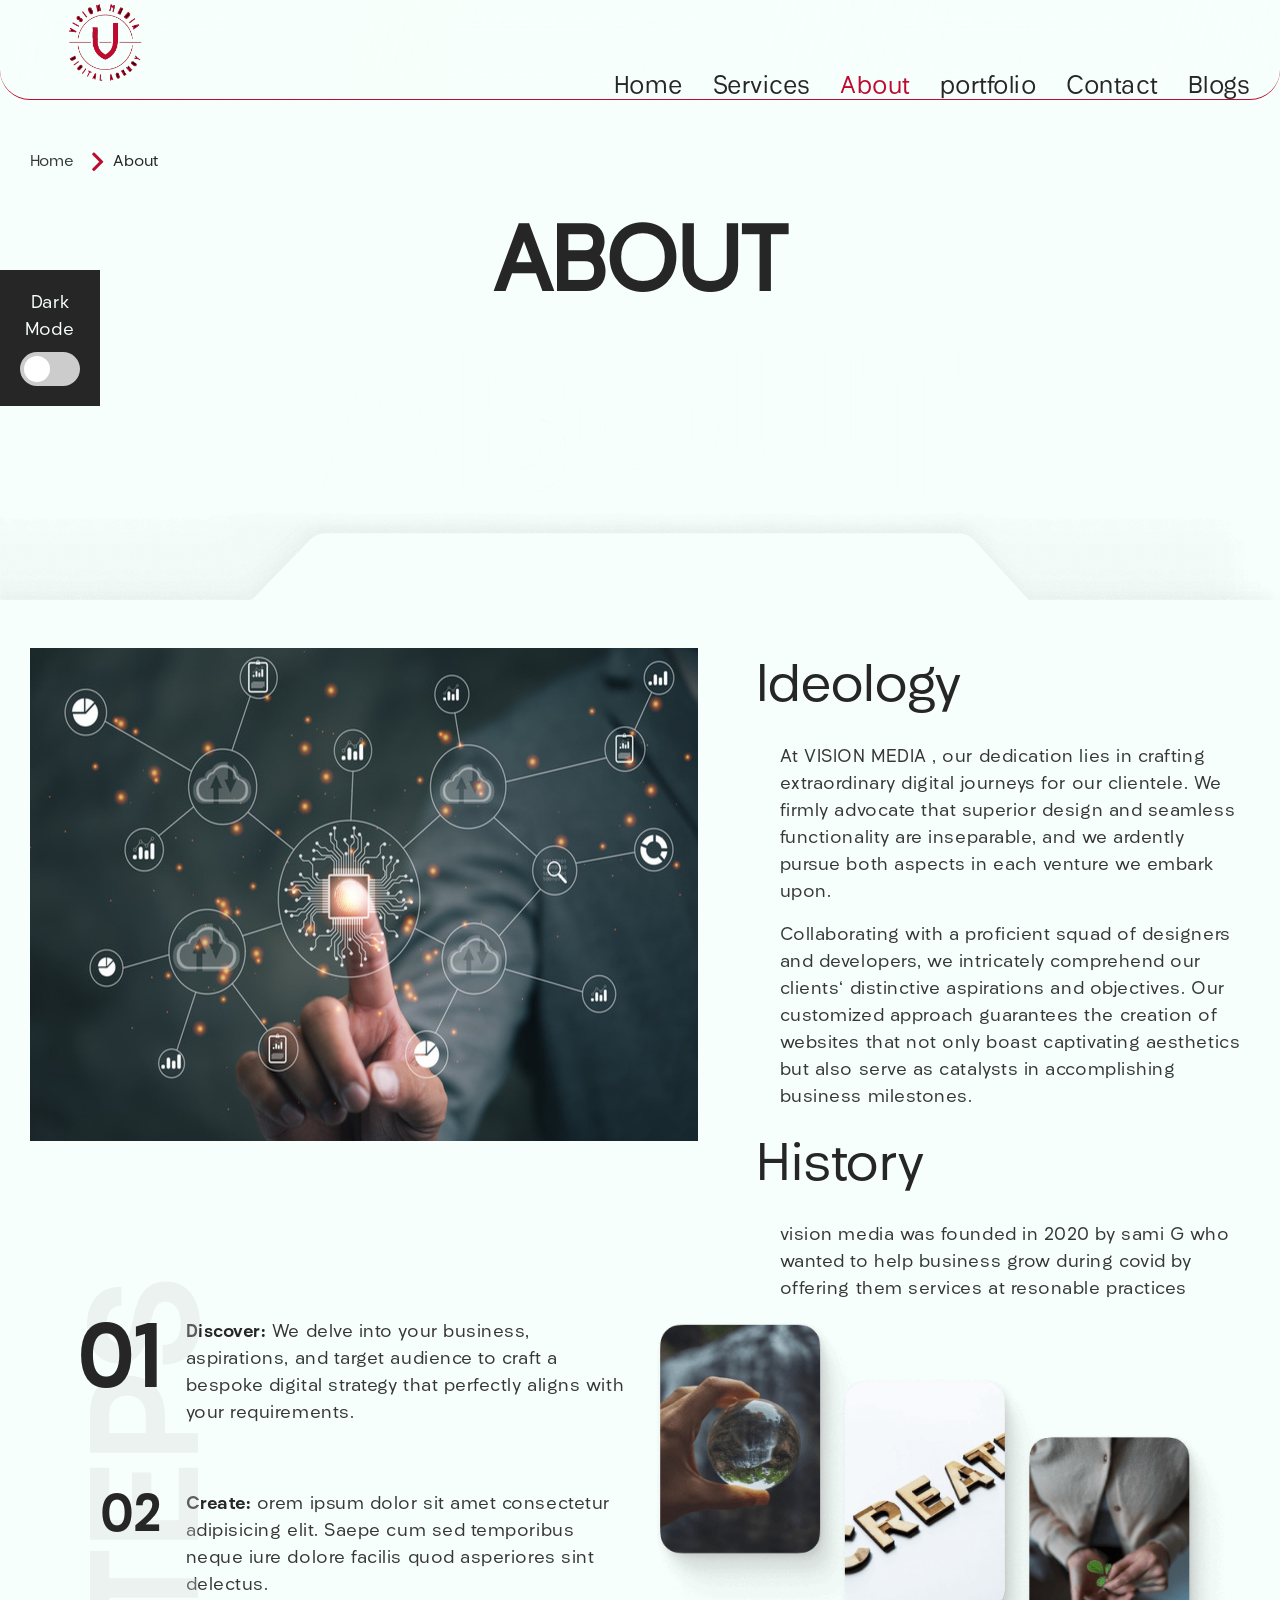
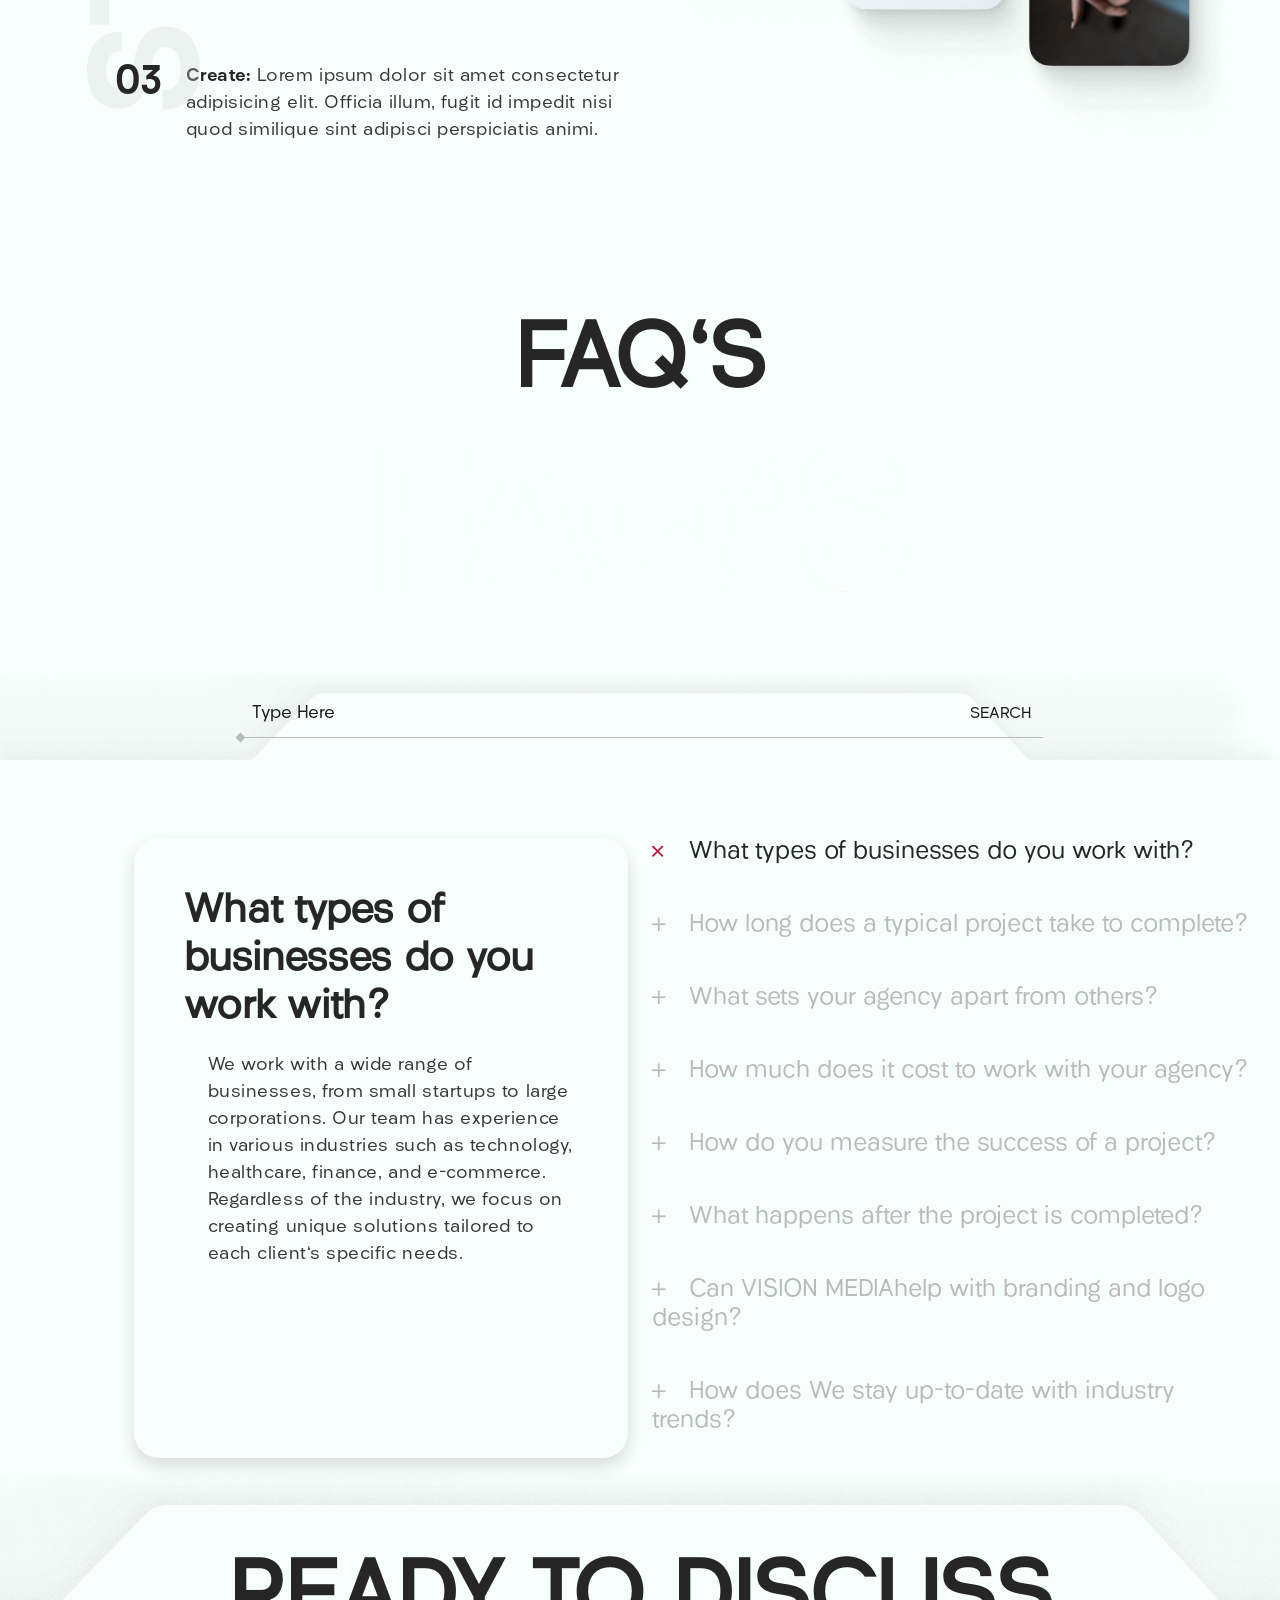
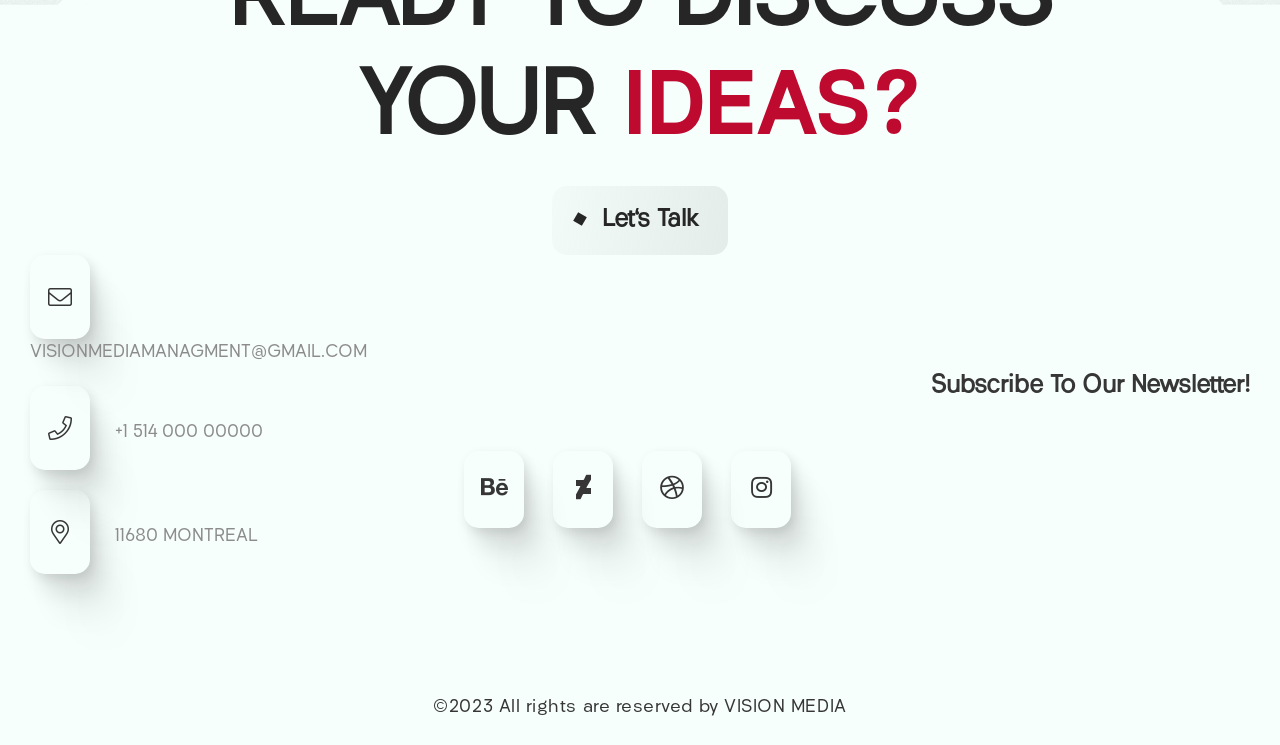
<file: about.html>
<!DOCTYPE html>
<html lang="en">

<head>
    <meta charset="UTF-8">
    <meta http-equiv="X-UA-Compatible" content="IE=edge">
    <meta name="viewport" content="width=device-width, initial-scale=1, shrink-to-fit=no">


    <title>VISION MEDIA DIGITAL AGENCY</title>

    <!-- Favicon -->
    <link rel="shortcut icon" type="image/x-icon" href="assets/media/logo-project.png">

    <!-- All CSS files -->
    <link rel="stylesheet" href="assets/css/vendor/bootstrap.min.css">
    <link rel="stylesheet" href="assets/css/vendor/font-awesome.css">
    <link rel="stylesheet" href="assets/css/vendor/slick.css">
    <link rel="stylesheet" href="assets/css/vendor/slick-theme.css">
    <link rel="stylesheet" href="assets/css/vendor/sal.css">
    <link rel="stylesheet" href="assets/css/app.css">

    

</head>

<body>
    <!-- Preloader -->
   
    <div class="color-mode bg-dark-2">
        <p class="color-white mb-2 mt-0">Dark Mode</p>
        <label class="switch">
            <input type="checkbox" id="changeColor">
            <span class="slider round"></span>
        </label>
    </div> 
    <!--start--> 
    
    <a href="#main-wrapper" id="backto-top" class="back-to-top">
        <i class="fas fa-angle-up"></i>
    </a>
    <!-- Main Wrapper Start -->
    <div id="main-wrapper" class="main-wrapper">

        <!-- Header Area Start -->
        <header class="header-2">
            <div class="container">
                <nav class="navbar navbar-expand-lg">
                    <a class="menu-item text-center" href="index.html">
                        <img  alt="" src="./assets/media/logo-project.png" class="dark-logo otherlogo">
                        <img alt="" src="./assets/media/logo-project.png" class="light-logo otherlogo">
                    </a>
                    <button class="navbar-toggler" type="button" data-bs-toggle="collapse" data-bs-target="#mynavbar">
                        <i class="fas fa-bars"></i>
                    </button>
                    <div class="collapse navbar-collapse" id="mynavbar">
                        <ul class="navbar-nav ms-auto mainmenu">

                            <li class="menu-item-has-children">
                                <a href="index.html">Home</a>
                            
                            </li>

                            <li class="menu-item">
                                <a href="services.html">Services</a>
                            </li>
                            <li class="menu-item">
                                <a href="about.html" class="active">About</a>
                            </li>
                            <li class="menu-item">
                                <a href="portfolio.html">portfolio</a>
                        
                            </li>
                            <li class="menu-item"><a href="contact.html">Contact</a></li>
                            <li class="menu-item  me-0"><a href="blogs.html">Blogs</a></li>
                        </ul>
                    </div>
                </nav>
            </div>
        </header>
        <!-- Header Area end -->
        <!-- Title Banner -->
        <section class="page-title">
            <div class="container">
                <ul class="breadcrumb unstyled">
                    <li><a href="index.html">Home</a></li>
                    <li><a class="active" href="about.html">About</a></li>
                </ul>
                <h1 class="mb-0 color-dark-2">About</h1>
                <h3>About</h3>
            </div>
        </section>
        <!-- title Banner end -->
 

        <!-- About start -->
        <section class="about-1 mt-5" data-sal="slide-up" data-sal-duration="800" data-sal-delay="100"
            data-sal-easing="ease-in-out">
            <div class="container">
                <div class="row mt-48">
                    <div class="col-lg-7">
                        <img src="./assets/media/about/aboutus.jpg" alt="">
                    </div>
                    <div class="col-lg-5">
                        <p class="fs-53 color-dark-2 ls-0">Ideology</p>
                        <p class="ps-4"> At VISION MEDIA , our dedication lies in crafting extraordinary digital journeys for our clientele. We firmly advocate that superior design and seamless functionality are inseparable, and we ardently pursue both aspects in each venture we embark upon.</p>

                        <p class="ps-4"> Collaborating with a proficient squad of designers and developers, we intricately comprehend our clients' distinctive aspirations and objectives. Our customized approach guarantees the creation of websites that not only boast captivating aesthetics but also serve as catalysts in accomplishing business milestones.</p>
                        <p class="fs-53 color-dark-2 ls-0">History</p>
                        <p class="ps-4">vision media was founded in 2020 by sami G who
                            wanted to help business grow during covid by offering them services at resonable practices</p>
                    </div>
                </div>
                <div class="row">
                    <div class="col-lg-6">
                        <div class="steps ">
                            <div class="title fs-155 fw-7 color-gray text-uppercase">Steps</div>
                            <div class="row mb-5">
                                <div class="col-lg-3 col-sm-2 counting">
                                    <strong class="fs-91 color-dark-2 text-uppercase lh-100 position-relative z-2">01</strong>
                                </div>
                                <div class="col-lg-9 col-sm-10">
                                    <p><strong class="color-dark-2">Discover:</strong>  We delve into your business, aspirations, and target audience to craft a bespoke digital strategy that perfectly aligns with your requirements.
                                    </p>
                                </div>
                            </div>
                            <div class="row mb-5">
                                <div class="col-lg-3 col-sm-2 counting">
                                    <strong class="fs-53 color-dark-2 text-uppercase lh-100 position-relative z-2">02</strong>
                                </div>
                                <div class="col-lg-9 col-sm-10">
                                    <p><strong class="color-dark-2">Create:</strong> orem ipsum dolor sit amet consectetur adipisicing elit. Saepe cum sed temporibus neque iure dolore facilis quod asperiores sint delectus.
                                    </p>
                                </div>
                            </div>
                            <div class="row">
                                <div class="col-lg-3 col-sm-2 counting">
                                    <strong class="fs-40 color-dark-2 text-uppercase lh-100 position-relative z-2">03</strong>
                                </div>
                                <div class="col-lg-9 col-sm-10">
                                    <p><strong class="color-dark-2">Create:</strong>  Lorem ipsum dolor sit amet consectetur adipisicing elit. Officia illum, fugit id impedit nisi quod similique sint adipisci perspiciatis animi.
                                    </p>
                                </div>
                            </div>
                        </div>
                    </div>
                    <div class="col-lg-6">
                        <img alt="" src="./assets/media/about/about-3.png" class="w-100">
                    </div>
                </div>
            </div>
        </section>
   

      <section class="page-title">
        <div class="container">
           
            <h1 class="mb-0 color-dark-2">FAQ'S</h1>
            <h3>FAQ'S</h3>
        </div>
    </section>
    <!-- title Banner end -->
    <!-- FAQ Start -->
    <section class="faq container">
        <div class="row">
            <div class="search-bar col-xl-8 offset-xl-2 col-lg-6 offset-lg-3 col-md-8 offset-md-2 text-center">
                <form action="faq.html">
                    <div class="input-group">
                        <input class="form-control" name="query" placeholder="Type Here">
                        <button class="input-group-text color-dark">Search</button>
                    </div>
                </form>
            </div>
        </div>
        <div class="mt-100 row">
            <div class="col-lg-5 offset-lg-1">
                <div class="content-box shadow br-25">
                    <div class="q-1 show" data-count="1">
                        <h2 class="fs-40 color-dark-2">What types of businesses do you work with?</h2>
                        <p class="ps-4">We work with a wide range of businesses, from small startups to large
                            corporations. Our team has experience in various industries such as technology,
                            healthcare, finance, and e-commerce. Regardless of the industry, we focus on creating
                            unique solutions tailored to each client's specific needs.</p>
                    </div>
                    <div class="q-2" data-count="2">
                        <h2 class="fs-40 color-dark-2">How long does a typical project take to complete?</h2>
                        <p class="ps-4">We work with a wide range of businesses, from small startups to large
                            corporations. Our team has experience in various industries such as technology,
                            healthcare, finance, and e-commerce. Regardless of the industry, we focus on creating
                            unique solutions tailored to each client's specific needs.</p>
                    </div>
                    <div class="q-3" data-count="3">
                        <h2 class="fs-40 color-dark-2">What sets your agency apart from others?</h2>
                        <p class="ps-4">We work with a wide range of businesses, from small startups to large
                            corporations. Our team has experience in various industries such as technology,
                            healthcare, finance, and e-commerce. Regardless of the industry, we focus on creating
                            unique solutions tailored to each client's specific needs.</p>
                    </div>
                    <div class="q-4 " data-count="4">
                        <h2 class="fs-40 color-dark-2">How much does it cost to work with your agency?</h2>
                        <p class="ps-4">We work with a wide range of businesses, from small startups to large
                            corporations. Our team has experience in various industries such as technology,
                            healthcare, finance, and e-commerce. Regardless of the industry, we focus on creating
                            unique solutions tailored to each client's specific needs.</p>
                    </div>
                    <div class="q-5" data-count="5">
                        <h2 class="fs-40 color-dark-2">How do you measure the success of a project?</h2>
                        <p class="ps-4">We work with a wide range of businesses, from small startups to large
                            corporations. Our team has experience in various industries such as technology,
                            healthcare, finance, and e-commerce. Regardless of the industry, we focus on creating
                            unique solutions tailored to each client's specific needs.</p>
                    </div>
                    <div class="q-6" data-count="6">
                        <h2 class="fs-40 color-dark-2">What happens after the project is completed?</h2>
                        <p class="ps-4">We work with a wide range of businesses, from small startups to large
                            corporations. Our team has experience in various industries such as technology,
                            healthcare, finance, and e-commerce. Regardless of the industry, we focus on creating
                            unique solutions tailored to each client's specific needs.</p>
                    </div>
                    <div class="q-7" data-count="7">
                        <h2 class="fs-40 color-dark-2">Can vision media help with branding and logo design?</h2>
                        <p class="ps-4">We work with a wide range of businesses, from small startups to large
                            corporations. Our team has experience in various industries such as technology,
                            healthcare, finance, and e-commerce. Regardless of the industry, we focus on creating
                            unique solutions tailored to each client's specific needs.</p>
                    </div>
                    <div class="q-8" data-count="8">
                        <h2 class="fs-40 color-dark-2">How does We stay up-to-date with industry trends?</h2>
                        <p class="ps-4">We work with a wide range of businesses, from small startups to large
                            corporations. Our team has experience in various industries such as technology,
                            healthcare, finance, and e-commerce. Regardless of the industry, we focus on creating
                            unique solutions tailored to each client's specific needs.</p>
                    </div>
                </div>
            </div>
            <div class="col-lg-6">
                <div class="q-box q-1 show" data-count="1">
                    <h2 class="fs-24 fw-4">
                        <span class="d-inline-block icon"><i class="fal fa-plus plus"></i> <i
                                class="fal fa-times minus"></i></span> What types of businesses do you work with?
                    </h2>
                </div>
                <br>
                <div class="q-box q-2" data-count="2">
                    <h2 class="fs-24 fw-4">
                        <span class="d-inline-block icon"><i class="fal fa-plus plus"></i> <i
                                class="fal fa-times minus"></i></span>
                        How long does a typical project take to complete?
                    </h2>
                </div>
                <br>
                <div class="q-box q-3" data-count="3">
                    <h2 class="fs-24 fw-4">
                        <span class="d-inline-block icon"><i class="fal fa-plus plus"></i> <i
                                class="fal fa-times minus"></i></span>
                        What sets your agency apart from others?
                    </h2>
                </div>
                <br>
                <div class="q-box q-4" data-count="4">
                    <h2 class="fs-24 fw-4">
                        <span class="d-inline-block icon"><i class="fal fa-plus plus"></i> <i
                                class="fal fa-times minus"></i></span>
                        How much does it cost to work with your agency?
                    </h2>
                </div>
                <br>
                <div class="q-box q-5" data-count="5">
                    <h2 class="fs-24 fw-4">
                        <span class="d-inline-block icon"><i class="fal fa-plus plus"></i> <i
                                class="fal fa-times minus"></i></span>
                        How do you measure the success of a project?
                    </h2>
                </div>
                <br>
                <div class="q-box q-6" data-count="6">
                    <h2 class="fs-24 fw-4">
                        <span class="d-inline-block icon"><i class="fal fa-plus plus"></i> <i
                                class="fal fa-times minus"></i></span>
                        What happens after the project is completed?
                    </h2>
                </div>
                <br>
                <div class="q-box q-7" data-count="7">
                    <h2 class="fs-24 fw-4">
                        <span class="d-inline-block icon"><i class="fal fa-plus plus"></i> <i
                                class="fal fa-times minus"></i></span>
                        Can VISION MEDIAhelp with branding and logo design?
                    </h2>
                </div>
                <br>
                <div class="q-box q-8" data-count="8">
                    <h2 class="fs-24 fw-4">
                        <span class="d-inline-block icon"><i class="fal fa-plus plus"></i> <i
                                class="fal fa-times minus"></i></span>
                        How does We stay up-to-date with industry trends?
                    </h2>
                </div>
            </div>
        </div>
    </section>
   
<!-- Site Scripts -->
<script src="assets/js/app.js"></script>
        <!-- Footer Area Start -->
        <footer class="footer-1">
            <div class="container">
                  <h1 class="text-center fs-91 color-dark-2">READY TO DISCUSS<br> YOUR <b class="color-primary">IDEAS?</b></h1>
                  <div class="text-center">
                      <a class="cus-btn light" href="contact.html">Let's Talk</a>
                  </div>
                  <div class="row">
                      <div class="col-lg-4">
                         <ul class="contact unstyled">
                          <li><a href="mailto:info@example.com"><i class="fal fa-envelope"></i> VISIONMEDIAMANAGMENT@GMAIL.COM</a></li>
                          <li><a href="tel:013109841941"><i class="fal fa-phone"></i> +1 514 000 00000</a></li>
                          <li><i class="fal fa-map-marker-alt"></i> 11680 MONTREAL</li>
                         </ul>
                      </div>
                      <div class="col-lg-4">
                          <ul class="social-links unstyled text-center">
                              <li class="d-inline-block me-4"><a href="" class="pt-4 pb-4 text-center pe-2 ps-2 br-15"><i class="fab fa-behance fs-24"></i></a></li>
                              <li class="d-inline-block me-4"><a href="" class="pt-4 pb-4 text-center pe-3 ps-3 br-15"><i class="fab fa-deviantart fs-24"></i></a></li>
                              <li class="d-inline-block me-4"><a href="" class="pt-4 pb-4 text-center pe-2 ps-2 br-15"><i class="fab fa-dribbble fs-24"></i></a></li>
                              <li class="d-inline-block me-4"><a href="" class="pt-4 pb-4 text-center pe-3 ps-3 br-15"><i class="fab fa-instagram fs-24"></i></a></li>
                          </ul>
                      </div>
                      <div class="col-lg-4">
                          <h3 class="color-gray-2 fs-24 newsletter-link"><a href="javascript:;" data-bs-toggle="modal" data-bs-target="#newsletterModal">Subscribe To Our Newsletter!</a></h3>
                      </div>
                  </div>
                <p class="text-center mt-100 mb-4">©2023 All rights are reserved by VISION MEDIA</p>
            </div>
          </footer>
          <!-- Footer Area End -->

        <!-- Newletter Modal-->
        <div class="modal fade" id="newsletterModal" tabindex="-1" aria-hidden="true">
            <div class="modal-dialog">
                <div class="modal-content bg-white">
                    <div class="modal-header">
                        <button type="button" class="btn-close" data-bs-dismiss="modal" aria-label="Close"></button>
                    </div>
                    <div class="modal-body text-center">
                        <div class="row mt-64 mb-64">
                            <div class="col-lg-6 offset-lg-3 col-sm-8 offset-sm-2">
                                <form method="get" action="index.html">
                                    <div class="form-group mb-2">
                                        <input type="email" class="form-control" name="email"
                                            placeholder="Your email address">
                                    </div>
                                    <button type="submit" class="cus-btn light mt-4">Subscribe</button>
                                </form>
                            </div>
                        </div>
                    </div>
                </div>
            </div>
        </div>
    </div>
    <!-- Jquery Js -->
    <script src="assets/js/vendor/jquery-3.6.3.min.js"></script>
    <script src="assets/js/vendor/bootstrap.min.js"></script>
    <script src="assets/js/vendor/slick.min.js"></script>
    <script src="assets/js/vendor/jquery-appear.js"></script>
    <script src="assets/js/vendor/sal.js"></script>
    <script src="assets/js/vendor/jquery-validator.js"></script>

    <!-- Site Scripts -->
    <script src="assets/js/app.js"></script>
</body>

</html>
</file>
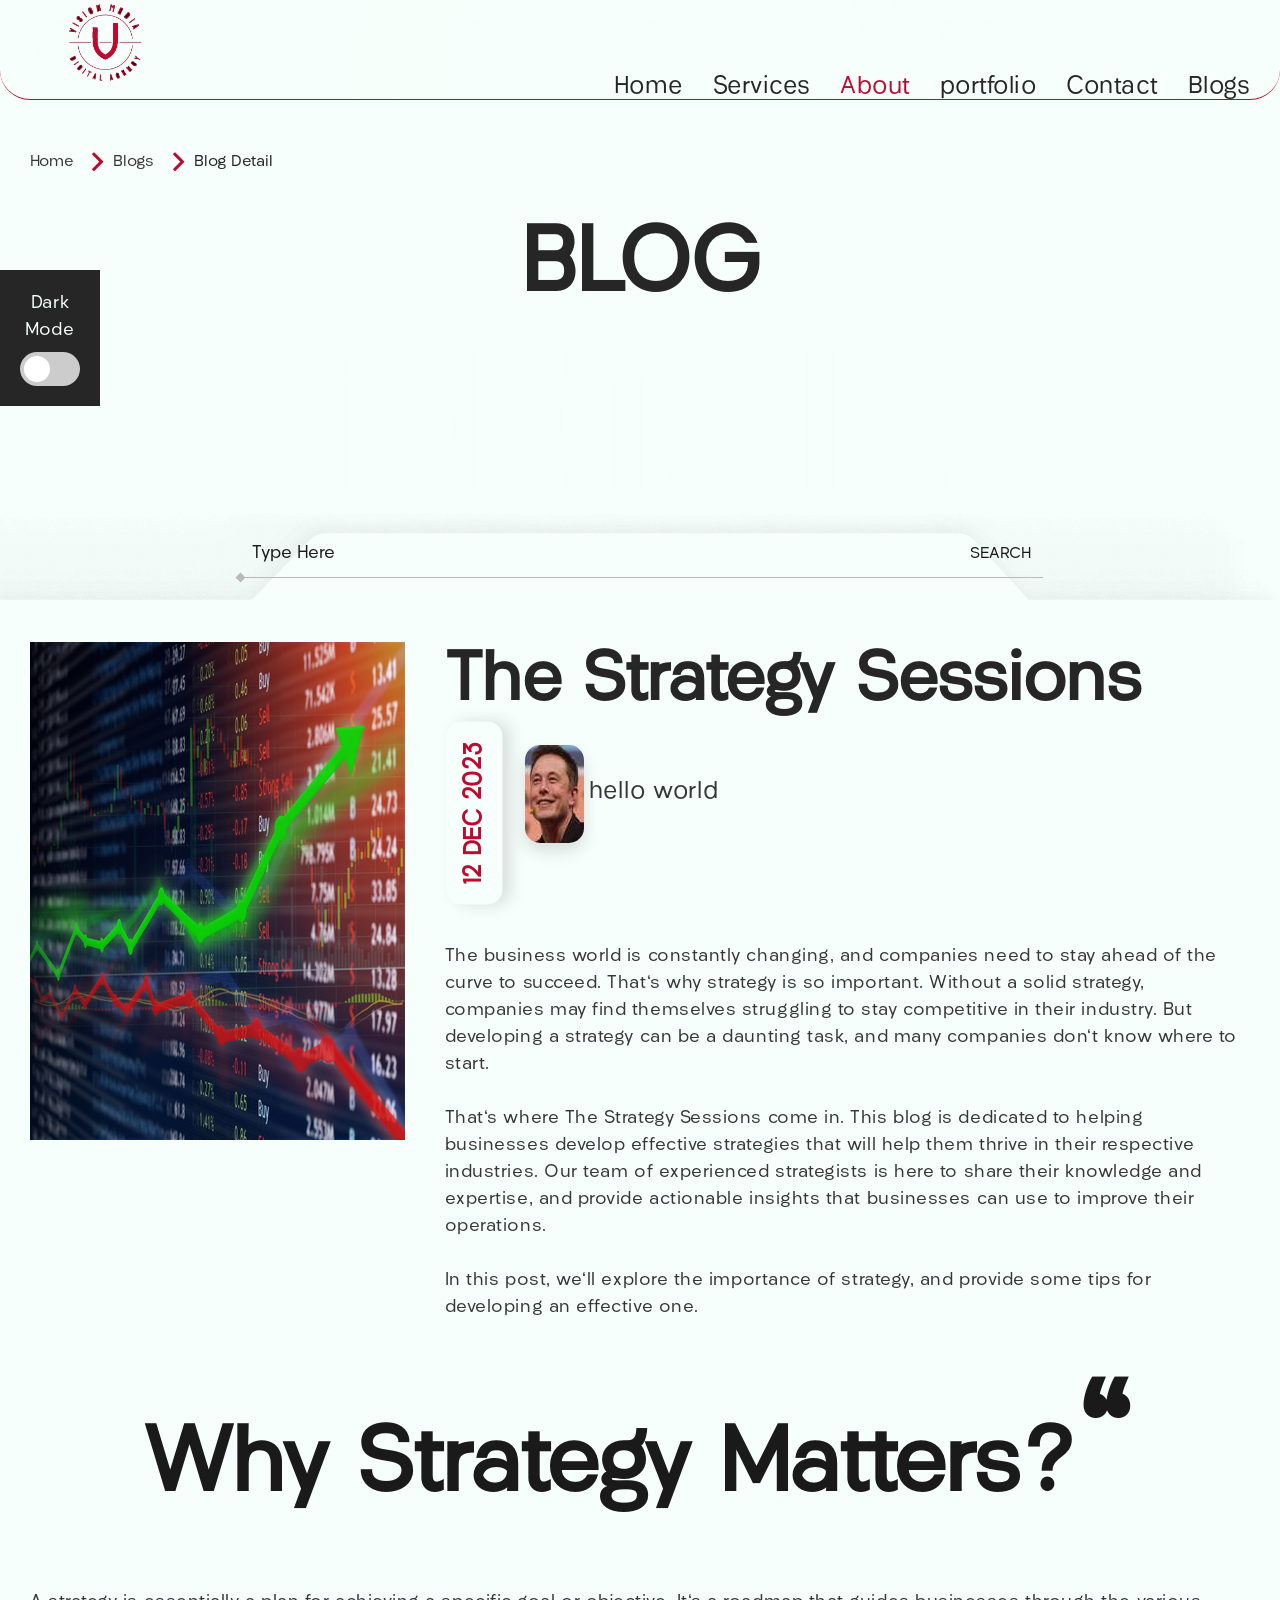
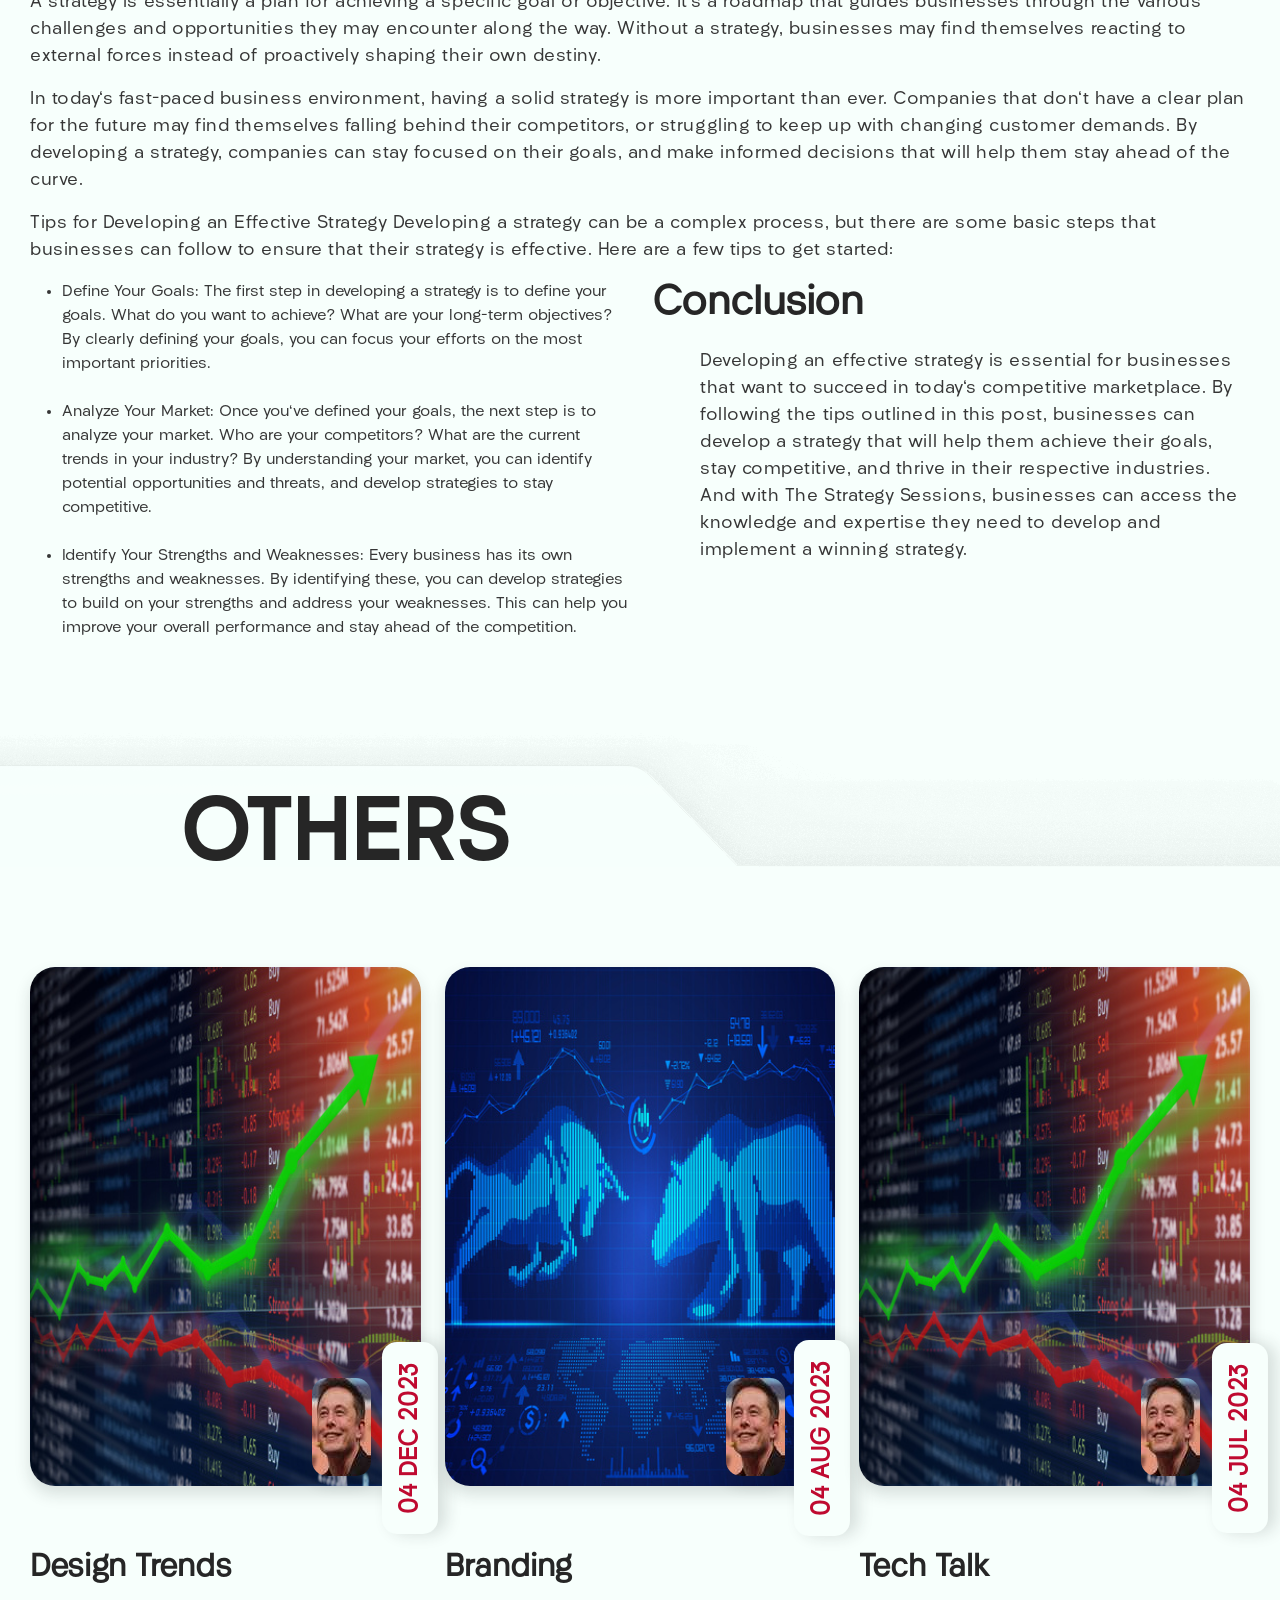
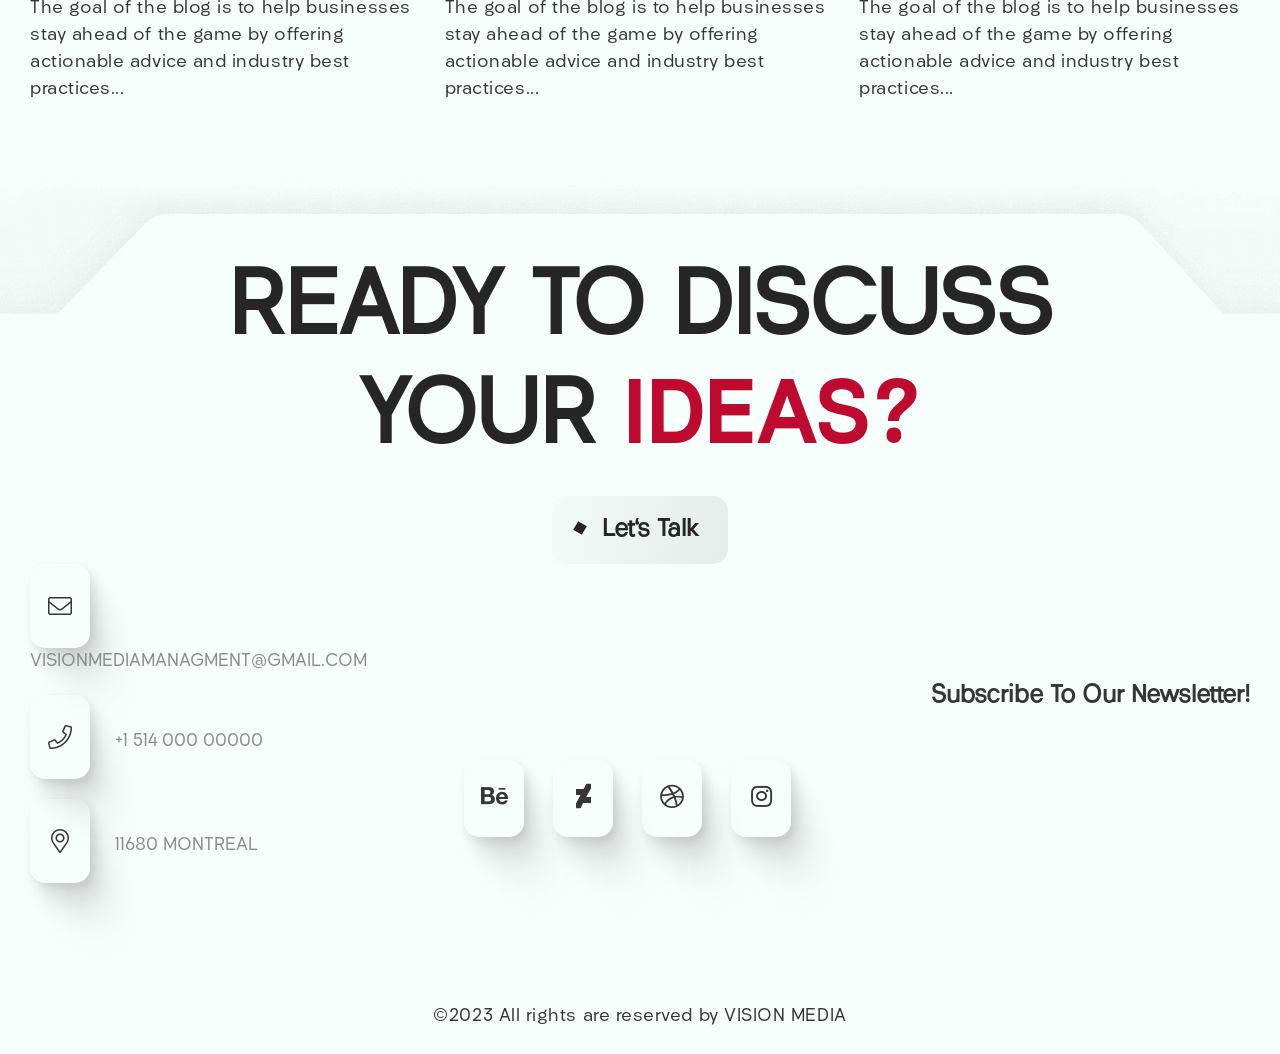
<file: blog-detail.html>
<!DOCTYPE html>
<html lang="en">

<head>
    <head>
        <meta charset="UTF-8">
        <meta http-equiv="X-UA-Compatible" content="IE=edge">
        <meta name="viewport" content="width=device-width, initial-scale=1, shrink-to-fit=no">
     
    
        <title>VISION MEDIA DIGITAL AGENCY</title>
    
        <!-- Favicon -->
        <link rel="shortcut icon" type="image/x-icon" href="assets/media/logo-project.png">
    
        <!-- All CSS files -->
        <link rel="stylesheet" href="assets/css/vendor/bootstrap.min.css">
        <link rel="stylesheet" href="assets/css/vendor/font-awesome.css">
        <link rel="stylesheet" href="assets/css/vendor/slick.css">
        <link rel="stylesheet" href="assets/css/vendor/slick-theme.css">
        <link rel="stylesheet" href="assets/css/vendor/sal.css">
        <link rel="stylesheet" href="assets/css/app.css">
    
        
    
    </head>

<body>
    <!-- Preloader -->

    <div class="color-mode bg-dark-2">
        <p class="color-white mb-2 mt-0">Dark Mode</p>
        <label class="switch">
            <input type="checkbox" id="changeColor">
            <span class="slider round"></span>
        </label>
    </div> 
    <!--  Start -->
    <a href="#main-wrapper" id="backto-top" class="back-to-top">
        <i class="fas fa-angle-up"></i>
    </a>
    <!-- Main Wrapper Start -->
    <div id="main-wrapper" class="main-wrapper">

        <!-- Header Area Start -->
        <header class="header-2">
            <div class="container">
                <nav class="navbar navbar-expand-lg">
                    <a class="menu-item text-center" href="index.html">
                        <img alt="" src="./assets/media/logo-project.png" class="dark-logo otherlogo">
                        <img alt="" src="./assets/media/logo-project.png" class="light-logo otherlogo">
                    </a>
                    <button class="navbar-toggler" type="button" data-bs-toggle="collapse" data-bs-target="#mynavbar">
                        <i class="fas fa-bars"></i>
                    </button>
                    <div class="collapse navbar-collapse" id="mynavbar">
                        <ul class="navbar-nav ms-auto mainmenu">

                            <li class="menu-item-has-children">
                                <a href="index.html">Home</a>
                           
                            </li>

                            <li class="menu-item">
                                <a href="services.html">Services</a>
                            </li>
                            <li class="menu-item">
                                <a href="about.html" class="active">About</a>
                            </li>
                            <li class="menu-item">
                                <a href="portfolio.html">portfolio</a>
                              
                            </li>
                            <li class="menu-item"><a href="contact.html">Contact</a></li>
                            <li class="menu-item  me-0"><a href="blogs.html">Blogs</a></li>
                        </ul>
                    </div>
                </nav>
            </div>
        </header>
        <!-- Header Area end -->
        <!-- Title Banner -->
        <section class="page-title">
            <div class="container">
                <ul class="breadcrumb unstyled">
                    <li><a href="index.html">Home</a></li>
                    <li><a href="blogs.html">Blogs</a></li>
                    <li><a class="active" href="blog-detail.html">Blog Detail</a></li>
                </ul>
                <h1 class="mb-0 color-dark-2">Blog</h1>
                <h3>Detail</h3>
            </div>
        </section>
        <!-- title Banner end -->
        <!-- Blog start -->
        <section class="blog-detail mb-48" data-sal="slide-up" data-sal-duration="800" data-sal-delay="100"
            data-sal-easing="ease-in-out">

            <div class="container">
                <div class="row">
                    <div class="search-bar col-xl-8 offset-xl-2 col-lg-6 offset-lg-3 col-md-8 offset-md-2 text-center">
                        <form action="blogs.html">
                            <div class="input-group">
                                <input class="form-control" name="query" placeholder="Type Here">
                                <button class="input-group-text color-dark">Search</button>
                            </div>
                        </form>
                    </div>
                </div>
                <div class="row mt-64">
                    <div class="col-lg-4 pe-0">
                        <img src="./assets/media/blogs/AdobeStock_180008799.jpg" alt="">
                    </div>
                    <div class="col-lg-8">
                        <h1 class="fs-69">The Strategy Sessions</h1>
                        <div class="author-block">
                            <span class="shadow fs-24 br-15 date bg-white color-primary">12 DEC 2023</span>
                            <img class="author shadow br-15" alt="" src="./assets/media/blogs/listing/authorelon.jpg">
                            <span class="fs-24">hello world</span>
                        </div>
                        <p class="mt-100">The business world is constantly changing, and companies need to stay ahead of
                            the curve to
                            succeed. That's why strategy is so important. Without a solid strategy, companies may find
                            themselves struggling to stay competitive in their industry. But developing a strategy can
                            be a daunting task, and many companies don't know where to start.<br><br> That's where The
                            Strategy
                            Sessions come in. This blog is dedicated to helping businesses develop effective strategies
                            that will help them thrive in their respective industries. Our team of experienced
                            strategists is here to share their knowledge and expertise, and provide actionable insights
                            that businesses can use to improve their operations.<br><br> In this post, we'll explore the
                            importance of strategy, and provide some tips for developing an effective one.</p>
                    </div>
                </div>
                <h2 class="fs-91 text-center color-dark">Why Strategy Matters?<span class="fs-155">"</span></h2>
                <p>A strategy is essentially a plan for achieving a specific goal or objective. It's a roadmap that
                    guides businesses through the various challenges and opportunities they may encounter along the way.
                    Without a strategy, businesses may find themselves reacting to external forces instead of
                    proactively shaping their own destiny.
                </p>
                <p>In today's fast-paced business environment, having a solid
                    strategy is more important than ever. Companies that don't have a clear plan for the future may find
                    themselves falling behind their competitors, or struggling to keep up with changing customer
                    demands. By developing a strategy, companies can stay focused on their goals, and make informed
                    decisions that will help them stay ahead of the curve.</p>
                <p> Tips for Developing an Effective Strategy
                    Developing a strategy can be a complex process, but there are some basic steps that businesses can
                    follow to ensure that their strategy is effective. Here are a few tips to get started:</p>
                <div class="row">
                    <div class="col-lg-6">
                        <ul>
                            <li class="mb-4">Define Your Goals: The first step in developing a strategy is to define
                                your goals. What
                                do you want to achieve? What are your long-term objectives? By clearly defining your
                                goals, you can focus your efforts on the most important priorities. </li>
                            <li class="mb-4">Analyze Your Market:
                                Once you've defined your goals, the next step is to analyze your market. Who are your
                                competitors? What are the current trends in your industry? By understanding your market,
                                you can identify potential opportunities and threats, and develop strategies to stay
                                competitive.</li>
                            <li> Identify Your Strengths and Weaknesses: Every business has its own
                                strengths and weaknesses. By identifying these, you can develop strategies to build on
                                your strengths and address your weaknesses. This can help you improve your overall
                                performance and stay ahead of the competition.</li>
                        </ul>
                    </div>
                    <div class="col-lg-6">
                        <h3 class="fs-40">Conclusion</h3>
                        <p class="ps-5">Developing an effective strategy is essential for businesses that want to
                            succeed in today's competitive marketplace. By following the tips outlined in this post,
                            businesses can develop a strategy that will help them achieve their goals, stay competitive,
                            and thrive in their respective industries. And with The Strategy Sessions, businesses can
                            access the knowledge and expertise they need to develop and implement a winning strategy.
                        </p>
                    </div>
                </div>
            </div>
        </section>
          <!-- Blog start -->
          <section class="blog-1 mb-48 mt-64" data-sal="slide-up" data-sal-duration="800"
          data-sal-delay="100" data-sal-easing="ease-in-out">
          <div class="heading-1 left">
              <h1 class="color-dark-2 fs-91 fw-7 text-uppercase lh-100 mb-0">Others</h1>
          </div>
          <div class="container">
              <div class="clearfix"></div>
              <div class="row mt-100">
                  <div class="col-lg-4">
                      <a href="blog-detail.html" class="box">
                          <div class="img-box">
                              <img class="br-25 shadow w-100" alt="" src="./assets/media/blogs/AdobeStock_180008799.jpg">
                              <img class="author shadow br-15" alt="" src="./assets/media/blogs/authorelon.jpg">
                              <span class="shadow fs-24 br-15 date bg-white color-primary">04 DEC 2023</span>
                          </div>
                          <div class="content mt-64">
                              <h2 class="color-dark-2 fs-31  mb-2">Design Trends</h2>
                              <p>The goal of the blog is to help businesses stay ahead of the game by offering
                                  actionable advice and industry best practices...</p>
                          </div>
                      </a>
                  </div>
                  <div class="col-lg-4">
                      <a href="blog-detail.html" class="box">
                          <div class="img-box">
                              <img class="br-25 shadow w-100" alt="" src="./assets/media/blogs/AdobeStock_240702470.jpg">
                              <img class="author shadow br-15" alt="" src="./assets/media/blogs/authorelon.jpg">
                              <span class="shadow fs-24 br-15 date bg-white color-primary">04 AUG 2023</span>
                          </div>
                          <div class="content mt-64">
                              <h2 class="color-dark-2 fs-31  mb-2">Branding</h2>
                              <p>The goal of the blog is to help businesses stay ahead of the game by offering
                                  actionable advice and industry best practices...</p>
                          </div>
                      </a>
                  </div>
                  <div class="col-lg-4">
                      <a href="blog-detail.html" class="box">
                          <div class="img-box">
                              <img class="br-25 shadow w-100" alt="" src="./assets/media/blogs/AdobeStock_180008799.jpg">
                              <img class="author shadow br-15" alt="" src="./assets/media/blogs/authorelon.jpg">
                              <span class="shadow fs-24 br-15 date bg-white color-primary">04 JUL 2023</span>
                          </div>
                          <div class="content mt-64">
                              <h2 class="color-dark-2 fs-31  mb-2">Tech Talk</h2>
                              <p>The goal of the blog is to help businesses stay ahead of the game by offering
                                  actionable advice and industry best practices...</p>
                          </div>
                      </a>
                  </div>
              </div>
          </div>
      </section>
        <!-- Footer Area Start -->
        <footer class="footer-1">
            <div class="container">
                  <h1 class="text-center fs-91 color-dark-2">READY TO DISCUSS<br> YOUR <b class="color-primary">IDEAS?</b></h1>
                  <div class="text-center">
                      <a class="cus-btn light" href="contact.html">Let's Talk</a>
                  </div>
                  <div class="row">
                      <div class="col-lg-4">
                         <ul class="contact unstyled">
                          <li><a href="mailto:info@example.com"><i class="fal fa-envelope"></i> VISIONMEDIAMANAGMENT@GMAIL.COM</a></li>
                          <li><a href="tel:013109841941"><i class="fal fa-phone"></i> +1 514 000 00000</a></li>
                          <li><i class="fal fa-map-marker-alt"></i> 11680 MONTREAL</li>
                         </ul>
                      </div>
                      <div class="col-lg-4">
                          <ul class="social-links unstyled text-center">
                              <li class="d-inline-block me-4"><a href="" class="pt-4 pb-4 text-center pe-2 ps-2 br-15"><i class="fab fa-behance fs-24"></i></a></li>
                              <li class="d-inline-block me-4"><a href="" class="pt-4 pb-4 text-center pe-3 ps-3 br-15"><i class="fab fa-deviantart fs-24"></i></a></li>
                              <li class="d-inline-block me-4"><a href="" class="pt-4 pb-4 text-center pe-2 ps-2 br-15"><i class="fab fa-dribbble fs-24"></i></a></li>
                              <li class="d-inline-block me-4"><a href="" class="pt-4 pb-4 text-center pe-3 ps-3 br-15"><i class="fab fa-instagram fs-24"></i></a></li>
                          </ul>
                      </div>
                      <div class="col-lg-4">
                          <h3 class="color-gray-2 fs-24 newsletter-link"><a href="javascript:;" data-bs-toggle="modal" data-bs-target="#newsletterModal">Subscribe To Our Newsletter!</a></h3>
                      </div>
                  </div>
                <p class="text-center mt-100 mb-4">©2023 All rights are reserved by VISION MEDIA</p>
            </div>
          </footer>
          <!-- Footer Area End -->

        <!-- Newletter Modal-->
        <div class="modal fade" id="newsletterModal" tabindex="-1" aria-hidden="true">
            <div class="modal-dialog">
                <div class="modal-content bg-white">
                    <div class="modal-header">
                        <button type="button" class="btn-close" data-bs-dismiss="modal" aria-label="Close"></button>
                    </div>
                    <div class="modal-body text-center">
                        <div class="row mt-64 mb-64">
                            <div class="col-lg-6 offset-lg-3 col-sm-8 offset-sm-2">
                                <form method="get" action="index.html">
                                    <div class="form-group mb-2">
                                        <input type="email" class="form-control" name="email"
                                            placeholder="Your email address">
                                    </div>
                                    <button type="submit" class="cus-btn light mt-4">Subscribe</button>
                                </form>
                            </div>
                        </div>
                    </div>
                </div>
            </div>
        </div>
    </div>
    <!-- Jquery Js -->
    <script src="assets/js/vendor/jquery-3.6.3.min.js"></script>
    <script src="assets/js/vendor/bootstrap.min.js"></script>
    <script src="assets/js/vendor/slick.min.js"></script>
    <script src="assets/js/vendor/jquery-appear.js"></script>
    <script src="assets/js/vendor/sal.js"></script>
    <script src="assets/js/vendor/jquery-validator.js"></script>

    <!-- Site Scripts -->
    <script src="assets/js/app.js"></script>
</body>

</html>
</file>
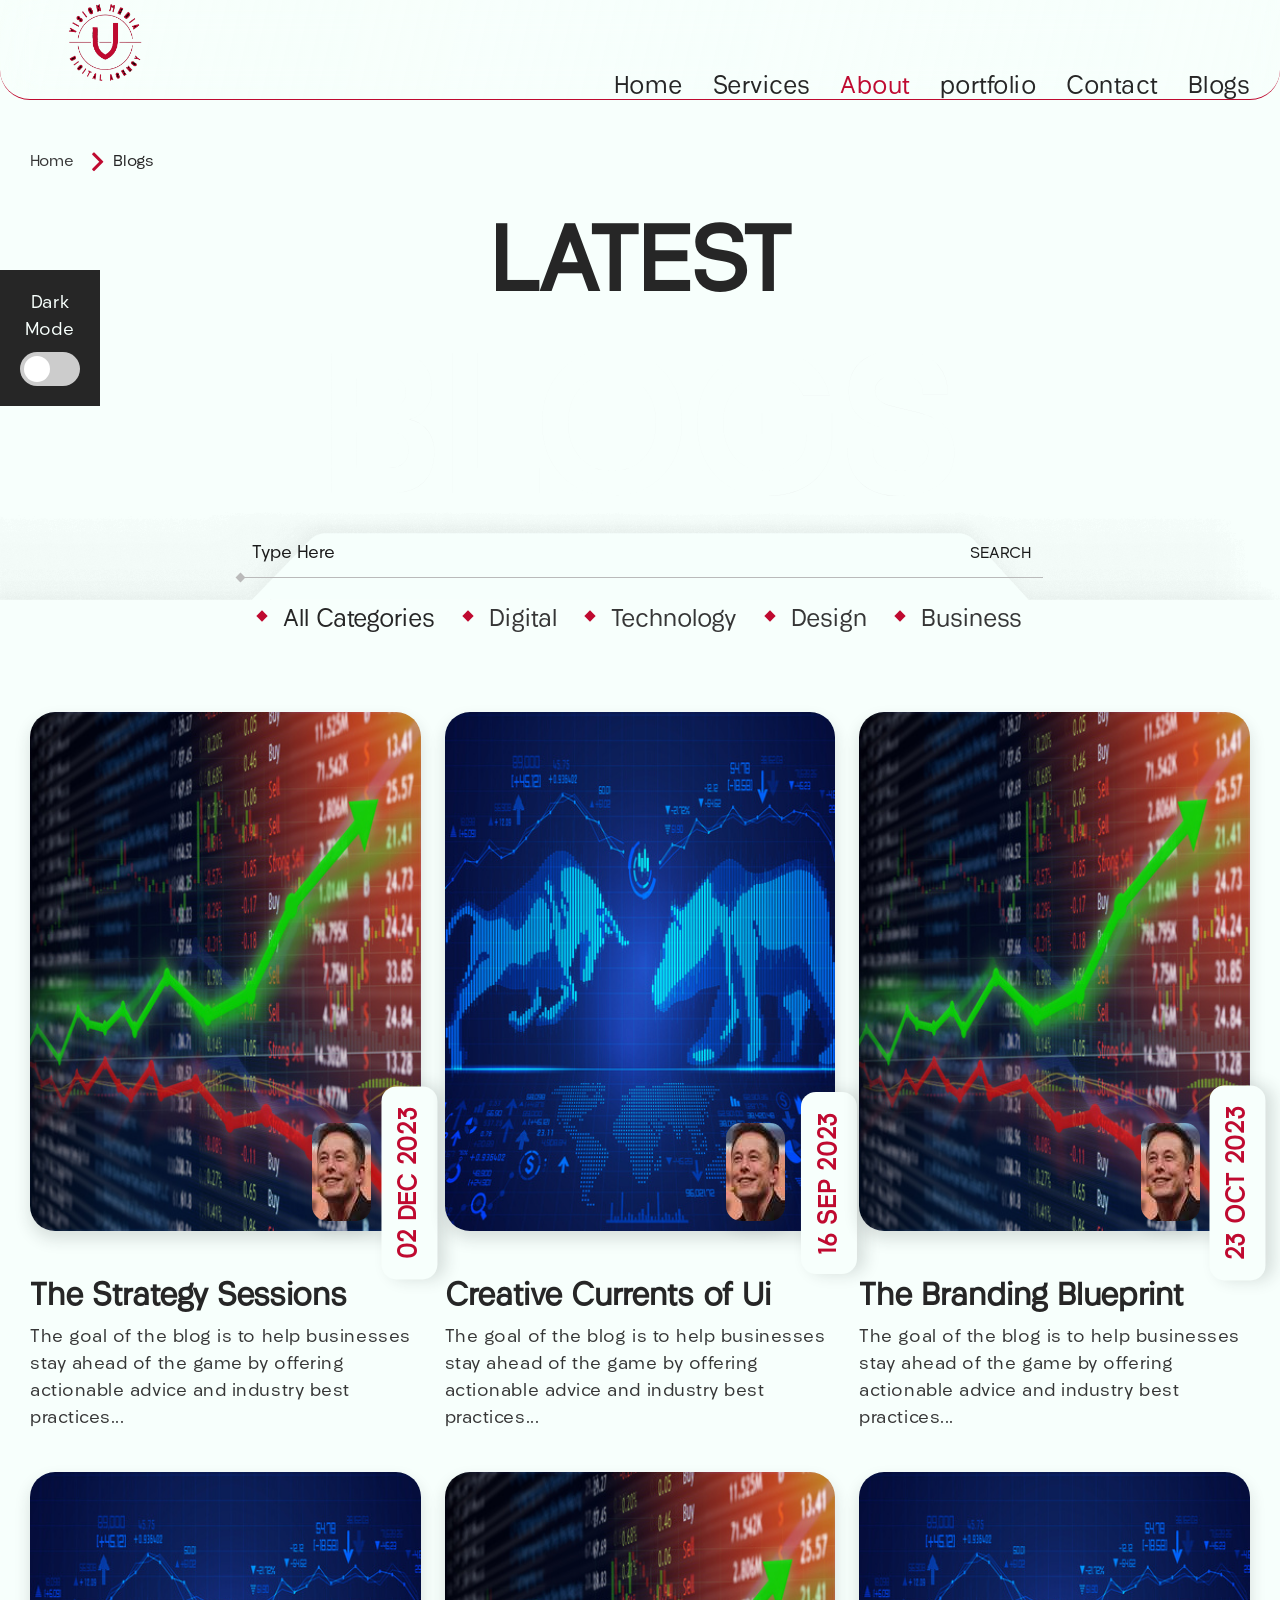
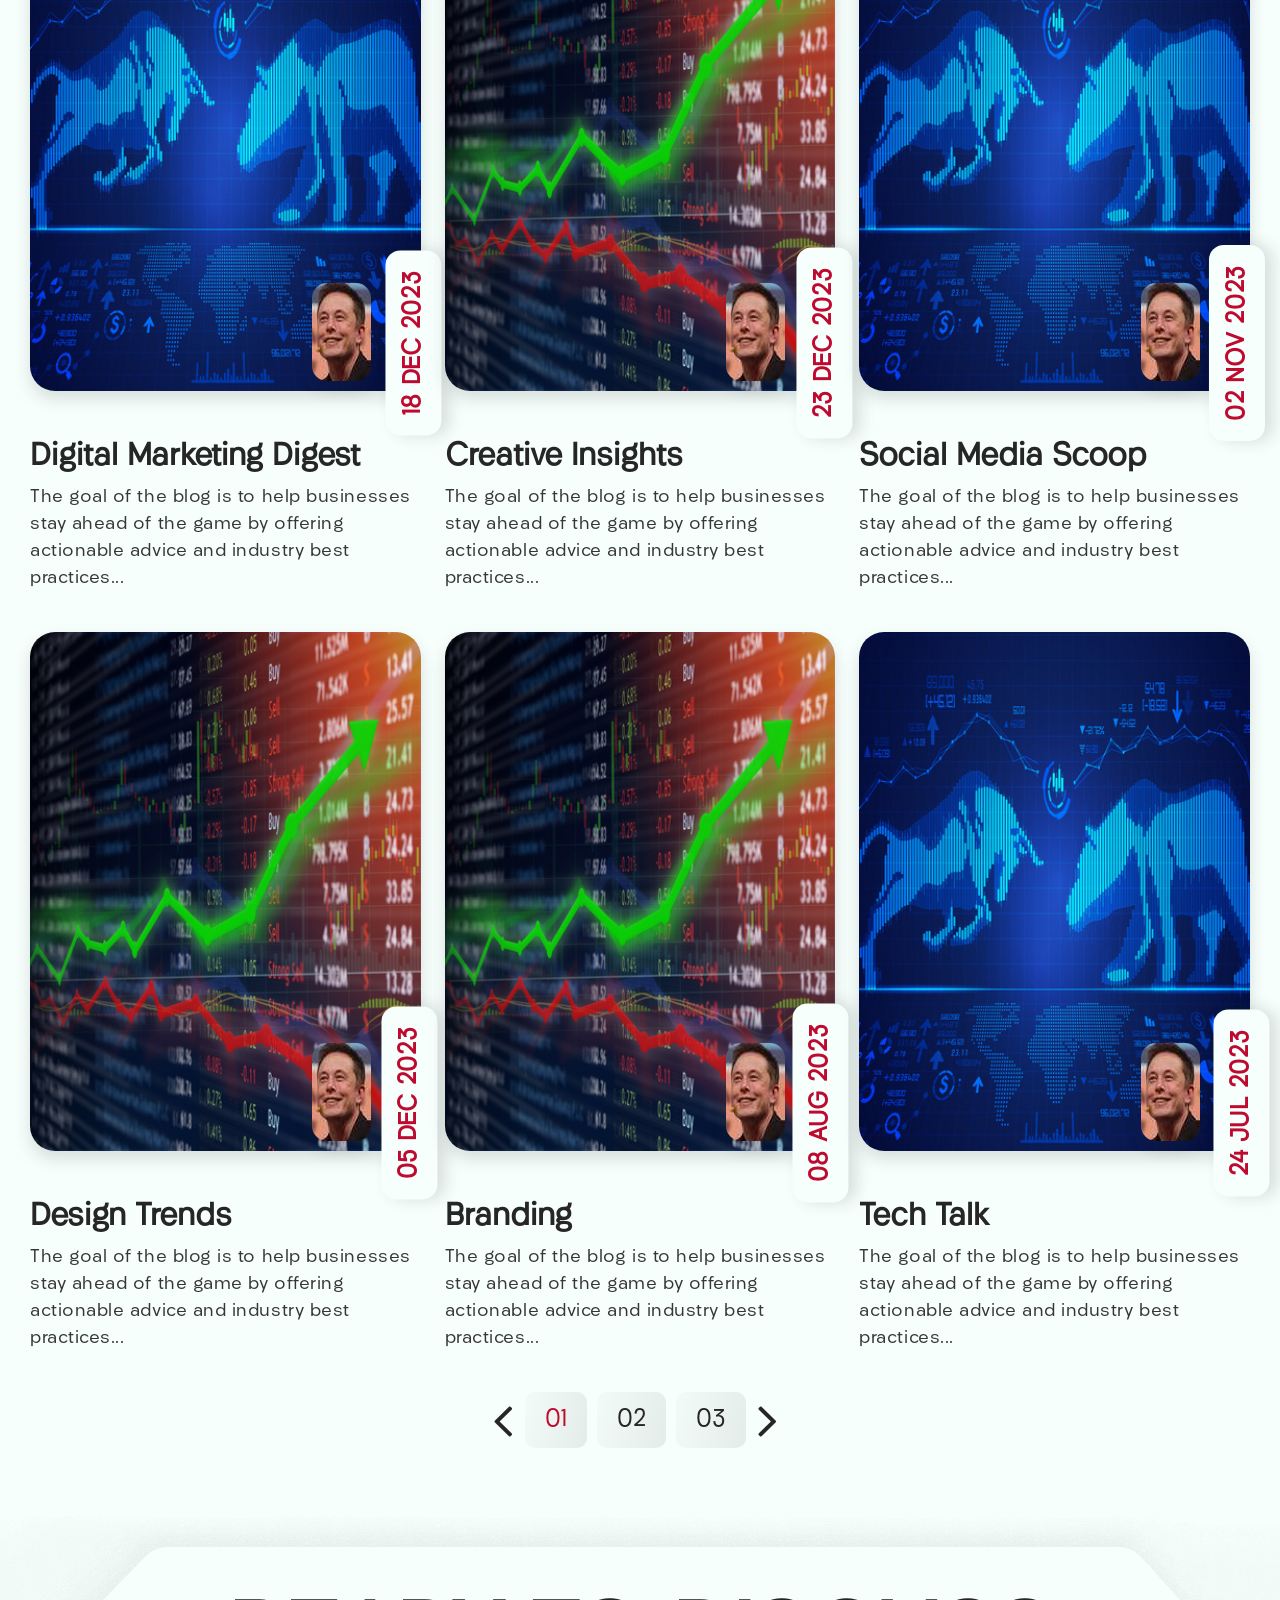
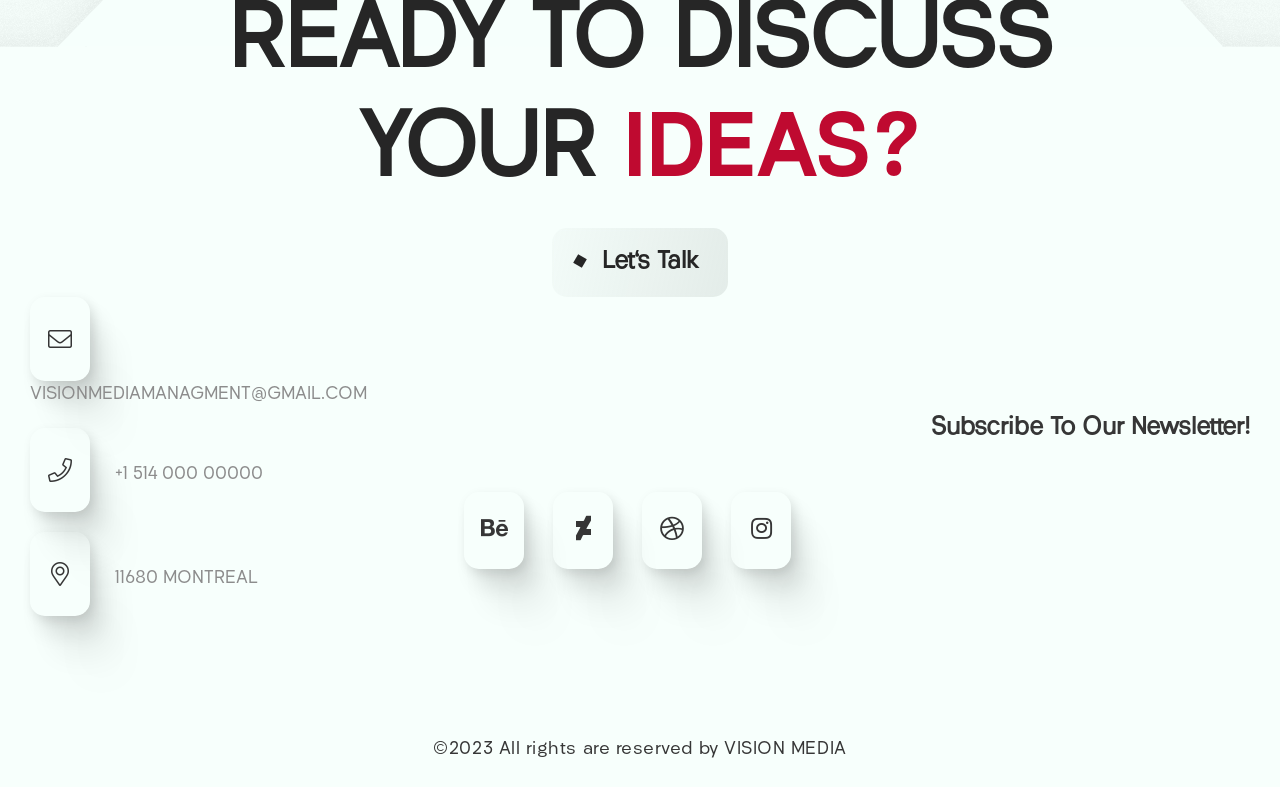
<file: blogs.html>
<!DOCTYPE html>
<html lang="en">

<head>
    <meta charset="UTF-8">
    <meta http-equiv="X-UA-Compatible" content="IE=edge">
    <meta name="viewport" content="width=device-width, initial-scale=1, shrink-to-fit=no">
   

    <title>VISION MEDIA DIGITAL AGENCY</title>

    <!-- Favicon -->
    <link rel="shortcut icon" type="image/x-icon" href="assets/media/logo-project.png">

    <!-- All CSS files -->
    <link rel="stylesheet" href="assets/css/vendor/bootstrap.min.css">
    <link rel="stylesheet" href="assets/css/vendor/font-awesome.css">
    <link rel="stylesheet" href="assets/css/vendor/slick.css">
    <link rel="stylesheet" href="assets/css/vendor/slick-theme.css">
    <link rel="stylesheet" href="assets/css/vendor/sal.css">
    <link rel="stylesheet" href="assets/css/app.css">

    

</head>

<body>
    <!-- Preloader -->
  
    <div class="color-mode bg-dark-2">
        <p class="color-white mb-2 mt-0">Dark Mode</p>
        <label class="switch">
            <input type="checkbox" id="changeColor">
            <span class="slider round"></span>
        </label>
    </div>
    <!--Start -->
    <a href="#main-wrapper" id="backto-top" class="back-to-top">
        <i class="fas fa-angle-up"></i>
    </a>
    <!-- Main Wrapper Start -->
    <div id="main-wrapper" class="main-wrapper">

        <!-- Header Area Start -->
        <header class="header-2">
            <div class="container">
                <nav class="navbar navbar-expand-lg">
                    <a class="menu-item text-center" href="index.html">
                        <img alt="" src="./assets/media/logo-project.png" class="dark-logo otherlogo">
                        <img alt="" src="./assets/media/logo-project.png" class="light-logo otherlogo">
                    </a>
                    <button class="navbar-toggler" type="button" data-bs-toggle="collapse" data-bs-target="#mynavbar">
                        <i class="fas fa-bars"></i>
                    </button>
                    <div class="collapse navbar-collapse" id="mynavbar">
                        <ul class="navbar-nav ms-auto mainmenu">

                            <li class="menu-item-has-children">
                                <a href="index.html">Home</a>
                            
                            </li>

                            <li class="menu-item">
                                <a href="services.html">Services</a>
                            </li>
                            <li class="menu-item">
                                <a href="about.html" class="active">About</a>
                            </li>
                            <li class="menu-item">
                                <a href="portfolio.html">portfolio</a>
                           
                            </li>
                            <li class="menu-item"><a href="contact.html">Contact</a></li>
                            <li class="menu-item  me-0"><a href="blogs.html">Blogs</a></li>
                        </ul>
                    </div>
                </nav>
            </div>
        </header>
        <!-- Header Area end -->
        <!-- Title Banner -->
        <section class="page-title">
            <div class="container">
                <ul class="breadcrumb unstyled">
                    <li><a href="index.html">Home</a></li>
                    <li><a class="active" href="blogs.html">Blogs</a></li>
                </ul>
                <h1 class="mb-0 color-dark-2">Latest</h1>
                <h3>Blogs</h3>
            </div>
        </section>
        <!-- title Banner end -->
        <!-- Blog start -->
        <section class="blog-1 listing-page mb-48" data-sal="slide-up" data-sal-duration="800" data-sal-delay="100"
            data-sal-easing="ease-in-out">
          
            <div class="container">
                <div class="row">
                    <div class="search-bar col-xl-8 offset-xl-2 col-lg-6 offset-lg-3 col-md-8 offset-md-2 text-center">
                        <form action="blogs.html">
                            <div class="input-group">
                                <input class="form-control" name="query" placeholder="Type Here">
                                <button class="input-group-text color-dark">Search</button>
                            </div>
                        </form>
                        <ul class="unstyled points mt-4">
                            <li class="d-inline-block fs-24 me-4 color-dark-2"><a href="">All Categories</a></li>
                            <li class="d-inline-block fs-24 me-4"><a href="">Digital</a></li>
                            <li class="d-inline-block fs-24 me-4"><a href="">Technology</a></li>
                            <li class="d-inline-block fs-24 me-4"><a href="">Design</a></li>
                            <li class="d-inline-block fs-24"><a href="">Business</a></li>
                        </ul>
                    </div>
                </div>
                <div class="row mt-64">
                    <div class="col-lg-4 mb-4">
                        <a href="blog-detail.html" class="box">
                            <div class="img-box">
                                <img class="br-25 shadow w-100" alt="" src="./assets/media/blogs/listing/AdobeStock_180008799.jpg">
                                <img class="author shadow br-15" alt="" src="./assets/media/blogs/listing/authorelon.jpg">
                                <span class="shadow fs-24 br-15 date bg-white color-primary">02 DEC 2023</span>
                            </div>
                            <div class="content mt-48">
                                <h2 class="color-dark-2 fs-31  mb-2">The Strategy Sessions</h2>
                                <p>The goal of the blog is to help businesses stay ahead of the game by offering actionable advice and industry best practices...</p>
                            </div>
                        </a>
                    </div>
                    <div class="col-lg-4 mb-4">
                        <a href="blog-detail.html" class="box">
                            <div class="img-box">
                                <img class="br-25 shadow w-100" alt="" src="./assets/media/blogs/listing/AdobeStock_240702470.jpg">
                                <img class="author shadow br-15" alt="" src="./assets/media/blogs/listing/authorelon.jpg">
                                <span class="shadow fs-24 br-15 date bg-white color-primary">16 SEP 2023</span>
                            </div>
                            <div class="content mt-48">
                                <h2 class="color-dark-2 fs-31  mb-2">Creative Currents of Ui</h2>
                                <p>The goal of the blog is to help businesses stay ahead of the game by offering actionable advice and industry best practices...</p>
                            </div>
                        </a>
                    </div>
                    <div class="col-lg-4 mb-4">
                        <a href="blog-detail.html" class="box">
                            <div class="img-box">
                                <img class="br-25 shadow w-100" alt="" src="./assets/media/blogs/listing/AdobeStock_180008799.jpg">
                                <img class="author shadow br-15" alt="" src="./assets/media/blogs/listing/authorelon.jpg">
                                <span class="shadow fs-24 br-15 date bg-white color-primary">23 OCT 2023</span>
                            </div>
                            <div class="content mt-48">
                                <h2 class="color-dark-2 fs-31  mb-2">The Branding Blueprint</h2>
                                <p>The goal of the blog is to help businesses stay ahead of the game by offering actionable advice and industry best practices...</p>
                            </div>
                        </a>
                    </div>
                    <div class="col-lg-4 mb-4">
                        <a href="blog-detail.html" class="box">
                            <div class="img-box">
                                <img class="br-25 shadow w-100" alt="" src="./assets/media/blogs/listing/AdobeStock_240702470.jpg">
                                <img class="author shadow br-15" alt="" src="./assets/media/blogs/listing/authorelon.jpg">
                                <span class="shadow fs-24 br-15 date bg-white color-primary">18 DEC 2023</span>
                            </div>
                            <div class="content mt-48">
                                <h2 class="color-dark-2 fs-31  mb-2">Digital Marketing Digest</h2>
                                <p>The goal of the blog is to help businesses stay ahead of the game by offering actionable advice and industry best practices...</p>
                            </div>
                        </a>
                    </div>
                    <div class="col-lg-4 mb-4">
                        <a href="blog-detail.html" class="box">
                            <div class="img-box">
                                <img class="br-25 shadow w-100" alt="" src="./assets/media/blogs/listing/AdobeStock_180008799.jpg">
                                <img class="author shadow br-15" alt="" src="./assets/media/blogs/listing/authorelon.jpg">
                                <span class="shadow fs-24 br-15 date bg-white color-primary">23 DEC 2023</span>
                            </div>
                            <div class="content mt-48">
                                <h2 class="color-dark-2 fs-31  mb-2">Creative Insights</h2>
                                <p>The goal of the blog is to help businesses stay ahead of the game by offering actionable advice and industry best practices...</p>
                            </div>
                        </a>
                    </div>
                    <div class="col-lg-4 mb-4">
                        <a href="blog-detail.html" class="box">
                            <div class="img-box">
                                <img class="br-25 shadow w-100" alt="" src="./assets/media/blogs/listing/AdobeStock_240702470.jpg">
                                <img class="author shadow br-15" alt="" src="./assets/media/blogs/listing/authorelon.jpg">
                                <span class="shadow fs-24 br-15 date bg-white color-primary">02 NOV 2023</span>
                            </div>
                            <div class="content mt-48">
                                <h2 class="color-dark-2 fs-31  mb-2">Social Media Scoop</h2>
                                <p>The goal of the blog is to help businesses stay ahead of the game by offering actionable advice and industry best practices...</p>
                            </div>
                        </a>
                    </div>
                    <div class="col-lg-4 mb-4">
                        <a href="blog-detail.html" class="box">
                            <div class="img-box">
                                <img class="br-25 shadow w-100" alt="" src="./assets/media/blogs/AdobeStock_180008799.jpg">
                                <img class="author shadow br-15" alt="" src="./assets/media/blogs/authorelon.jpg">
                                <span class="shadow fs-24 br-15 date bg-white color-primary">05 DEC 2023</span>
                            </div>
                            <div class="content mt-48">
                                <h2 class="color-dark-2 fs-31  mb-2">Design Trends</h2>
                                <p>The goal of the blog is to help businesses stay ahead of the game by offering
                                    actionable advice and industry best practices...</p>
                            </div>
                        </a>
                    </div>
                    <div class="col-lg-4 mb-4">
                        <a href="blog-detail.html" class="box">
                            <div class="img-box">
                                <img class="br-25 shadow w-100" alt="" src="./assets/media/blogs/AdobeStock_180008799.jpg">
                                <img class="author shadow br-15" alt="" src="./assets/media/blogs/authorelon.jpg">
                                <span class="shadow fs-24 br-15 date bg-white color-primary">08 AUG 2023</span>
                            </div>
                            <div class="content mt-48">
                                <h2 class="color-dark-2 fs-31  mb-2">Branding</h2>
                                <p>The goal of the blog is to help businesses stay ahead of the game by offering
                                    actionable advice and industry best practices...</p>
                            </div>
                        </a>
                    </div>
                    <div class="col-lg-4 mb-4">
                        <a href="blog-detail.html" class="box">
                            <div class="img-box">
                                <img class="br-25 shadow w-100" alt="" src="./assets/media/blogs/AdobeStock_240702470.jpg">
                                <img class="author shadow br-15" alt="" src="./assets/media/blogs/authorelon.jpg">
                                <span class="shadow fs-24 br-15 date bg-white color-primary">24 JUL 2023</span>
                            </div>
                            <div class="content mt-48">
                                <h2 class="color-dark-2 fs-31  mb-2">Tech Talk</h2>
                                <p>The goal of the blog is to help businesses stay ahead of the game by offering
                                    actionable advice and industry best practices...</p>
                            </div>
                        </a>
                    </div>
                </div>
                <div class="text-center">

                    <ul class="unstyled pagination-cus">
                        <li><a href=""><i class="fal fa-angle-left"></i></a></li>
                        <li><a href="" class="link active">01</a></li>
                        <li><a href="" class="link">02</a></li>
                        <li><a href="" class="link">03</a></li>
                        <li><a href=""><i class="fal fa-angle-right"></i></a></li>
                    </ul>
                </div>
            </div>
        </section>
        <!-- Footer Area Start -->
        <footer class="footer-1">
            <div class="container">
                  <h1 class="text-center fs-91 color-dark-2">READY TO DISCUSS<br> YOUR <b class="color-primary">IDEAS?</b></h1>
                  <div class="text-center">
                      <a class="cus-btn light" href="contact.html">Let's Talk</a>
                  </div>
                  <div class="row">
                      <div class="col-lg-4">
                         <ul class="contact unstyled">
                          <li><a href="mailto:info@example.com"><i class="fal fa-envelope"></i> VISIONMEDIAMANAGMENT@GMAIL.COM</a></li>
                          <li><a href="tel:013109841941"><i class="fal fa-phone"></i> +1 514 000 00000</a></li>
                          <li><i class="fal fa-map-marker-alt"></i> 11680 MONTREAL</li>
                         </ul>
                      </div>
                      <div class="col-lg-4">
                          <ul class="social-links unstyled text-center">
                              <li class="d-inline-block me-4"><a href="" class="pt-4 pb-4 text-center pe-2 ps-2 br-15"><i class="fab fa-behance fs-24"></i></a></li>
                              <li class="d-inline-block me-4"><a href="" class="pt-4 pb-4 text-center pe-3 ps-3 br-15"><i class="fab fa-deviantart fs-24"></i></a></li>
                              <li class="d-inline-block me-4"><a href="" class="pt-4 pb-4 text-center pe-2 ps-2 br-15"><i class="fab fa-dribbble fs-24"></i></a></li>
                              <li class="d-inline-block me-4"><a href="" class="pt-4 pb-4 text-center pe-3 ps-3 br-15"><i class="fab fa-instagram fs-24"></i></a></li>
                          </ul>
                      </div>
                      <div class="col-lg-4">
                          <h3 class="color-gray-2 fs-24 newsletter-link"><a href="javascript:;" data-bs-toggle="modal" data-bs-target="#newsletterModal">Subscribe To Our Newsletter!</a></h3>
                      </div>
                  </div>
                <p class="text-center mt-100 mb-4">©2023 All rights are reserved by VISION MEDIA</p>
            </div>
          </footer>
          <!-- Footer Area End -->

        <!-- Newletter Modal-->
        <div class="modal fade" id="newsletterModal" tabindex="-1" aria-hidden="true">
            <div class="modal-dialog">
                <div class="modal-content bg-white">
                    <div class="modal-header">
                        <button type="button" class="btn-close" data-bs-dismiss="modal" aria-label="Close"></button>
                    </div>
                    <div class="modal-body text-center">
                        <div class="row mt-64 mb-64">
                            <div class="col-lg-6 offset-lg-3 col-sm-8 offset-sm-2">
                                <form method="get" action="index.html">
                                    <div class="form-group mb-2">
                                        <input type="email" class="form-control" name="email"
                                            placeholder="Your email address">
                                    </div>
                                    <button type="submit" class="cus-btn light mt-4">Subscribe</button>
                                </form>
                            </div>
                        </div>
                    </div>
                </div>
            </div>
        </div>
    </div>
    <!-- Jquery Js -->
    <script src="assets/js/vendor/jquery-3.6.3.min.js"></script>
    <script src="assets/js/vendor/bootstrap.min.js"></script>
    <script src="assets/js/vendor/slick.min.js"></script>
    <script src="assets/js/vendor/jquery-appear.js"></script>
    <script src="assets/js/vendor/sal.js"></script>
    <script src="assets/js/vendor/jquery-validator.js"></script>

    <!-- Site Scripts -->
    <script src="assets/js/app.js"></script>
</body>

</html>
</file>
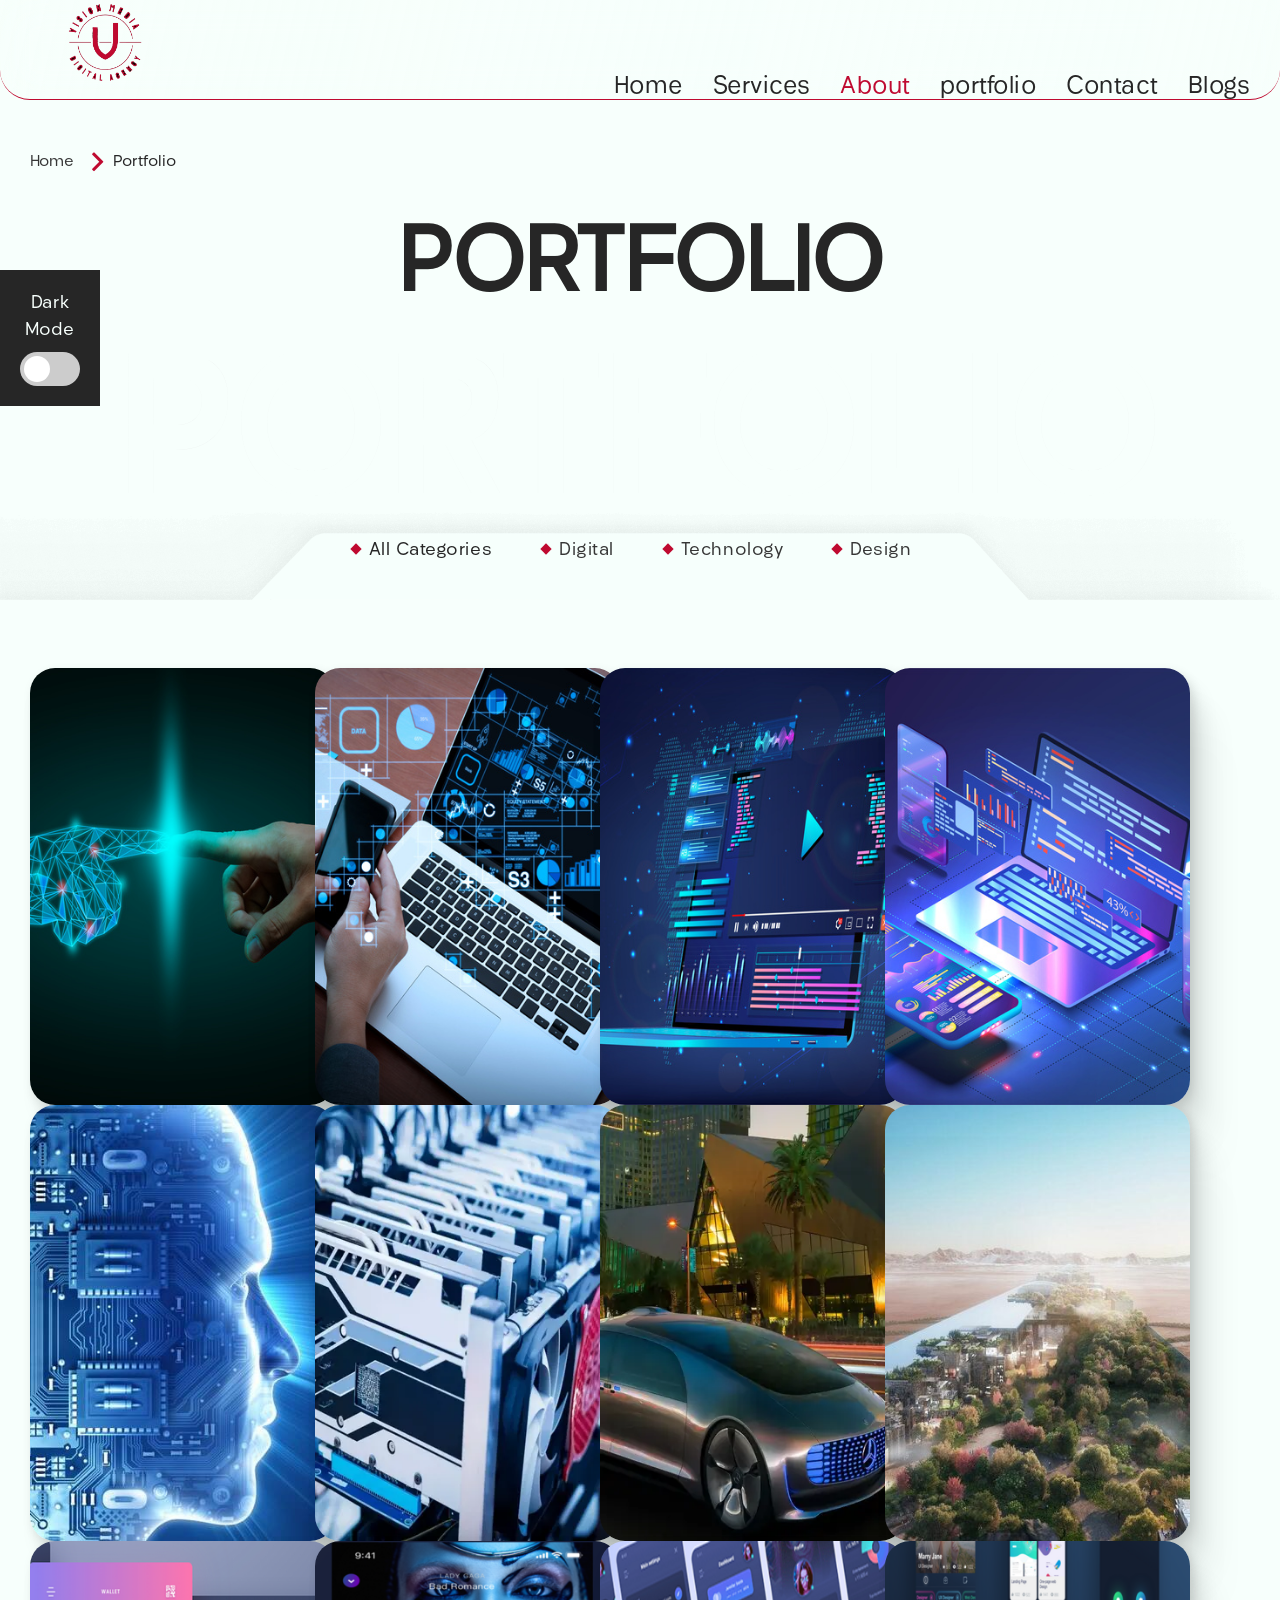
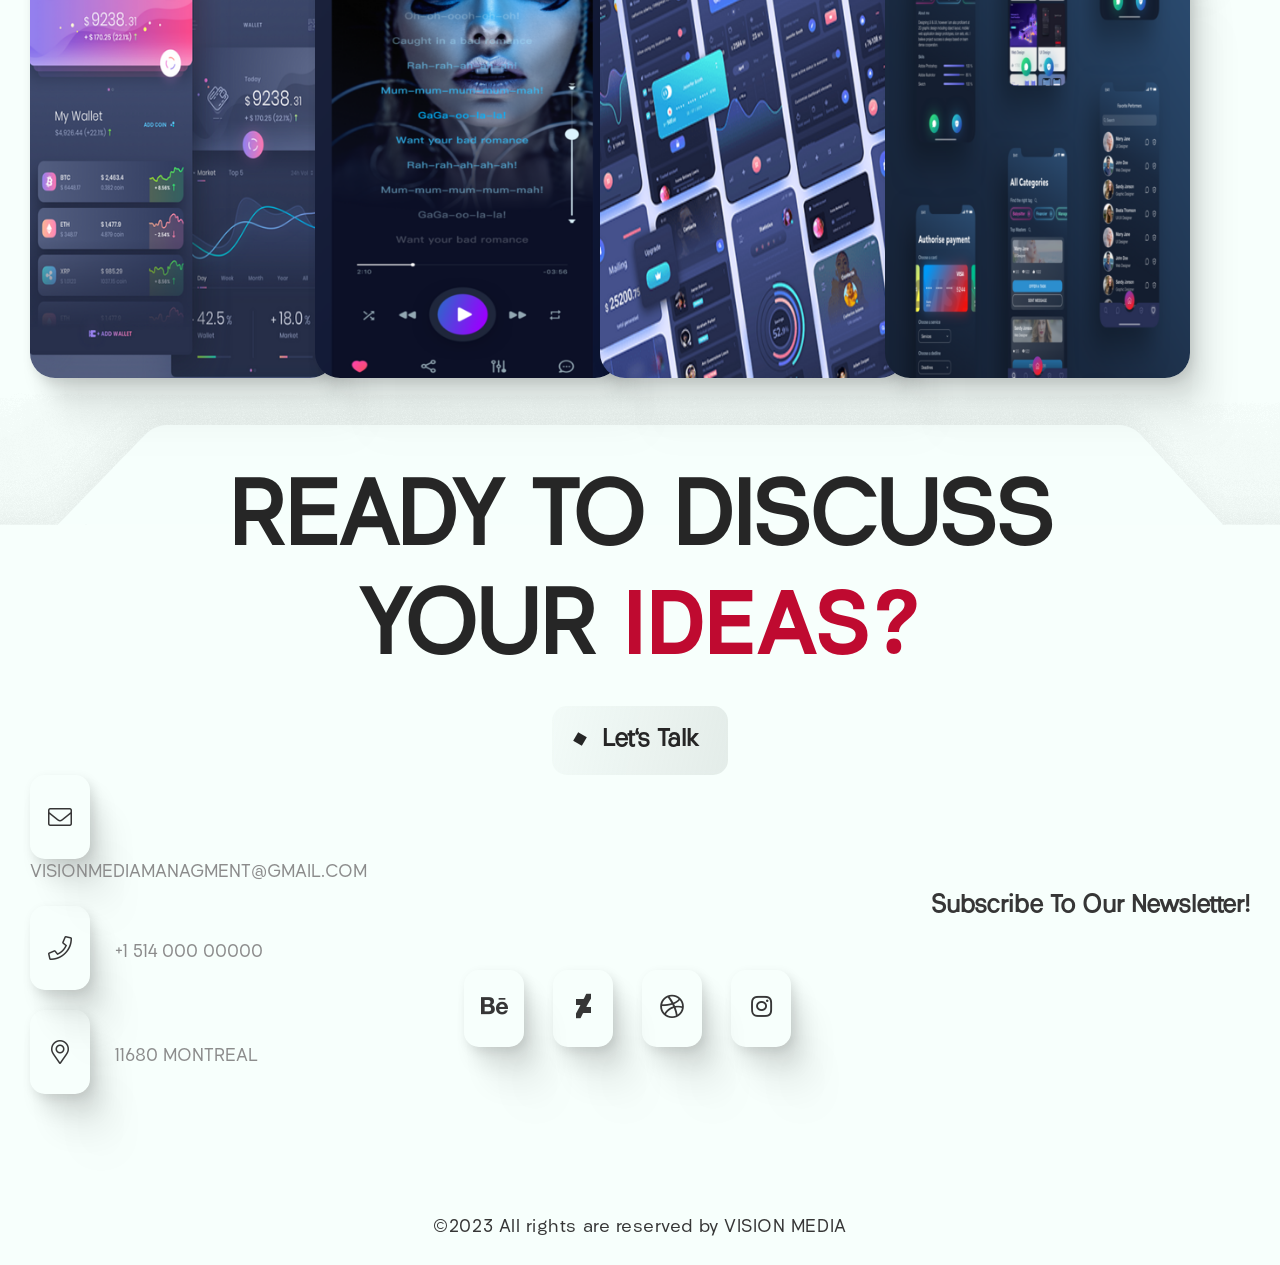
<file: portfolio.html>
<!DOCTYPE html>
<html lang="en">

<head>
    <meta charset="UTF-8">
    <meta http-equiv="X-UA-Compatible" content="IE=edge">
    <meta name="viewport" content="width=device-width, initial-scale=1, shrink-to-fit=no">
    

    <title>VISION MEDIA DIGITAL AGENCY</title>

    <!-- Favicon -->
    <link rel="shortcut icon" type="image/x-icon" href="assets/media/logo-project.png">

    <!-- All CSS files -->
    <link rel="stylesheet" href="assets/css/vendor/bootstrap.min.css">
    <link rel="stylesheet" href="assets/css/vendor/font-awesome.css">
    <link rel="stylesheet" href="assets/css/vendor/slick.css">
    <link rel="stylesheet" href="assets/css/vendor/slick-theme.css">
    <link rel="stylesheet" href="assets/css/vendor/sal.css">
    <link rel="stylesheet" href="assets/css/app.css">

    

</head>

<body>
    <!-- Preloader -->

    <div class="color-mode bg-dark-2">
        <p class="color-white mb-2 mt-0">Dark Mode</p>
        <label class="switch">
            <input type="checkbox" id="changeColor">
            <span class="slider round"></span>
        </label>
    </div>
    <!-- Start -->
    <a href="#main-wrapper" id="backto-top" class="back-to-top">
        <i class="fas fa-angle-up"></i>
    </a>
    <!-- Main Wrapper Start -->
    <div id="main-wrapper" class="main-wrapper">

        <!-- Header Area Start -->
        <header class="header-2">
            <div class="container">
                <nav class="navbar navbar-expand-lg">
                    <a class="menu-item text-center" href="index.html">
                        <img alt="" src="./assets/media/logo-project.png" class="dark-logo otherlogo">
                        <img alt="" src="./assets/media/logo-project.png" class="light-logo otherlogo">
                    </a>
                    <button class="navbar-toggler" type="button" data-bs-toggle="collapse" data-bs-target="#mynavbar">
                        <i class="fas fa-bars"></i>
                    </button>
                    <div class="collapse navbar-collapse" id="mynavbar">
                        <ul class="navbar-nav ms-auto mainmenu">

                            <li class="menu-item-has-children">
                                <a href="index.html">Home</a>
                              
                            </li>

                            <li class="menu-item">
                                <a href="services.html">Services</a>
                            </li>
                            <li class="menu-item">
                                <a href="about.html" class="active">About</a>
                            </li>
                            <li class="menu-item">
                                <a href="portfolio.html">portfolio</a>
                        
                            </li>
                            <li class="menu-item"><a href="contact.html">Contact</a></li>
                            <li class="menu-item  me-0"><a href="blogs.html">Blogs</a></li>
                        </ul>
                    </div>
                </nav>
            </div>
        </header>
        <!-- Header Area end -->
        <!-- Title Banner -->
        <section class="page-title">
            <div class="container">
                <ul class="breadcrumb unstyled">
                    <li><a href="index.html">Home</a></li>
                    <li><a href="portfolio.html" class="active">Portfolio</a></li>
                </ul>
                <h1 class="mb-0 color-dark-2">Portfolio</h1>
                <h3>Portfolio</h3>
            </div>
        </section>
        <!-- title Banner end -->
        <!-- portfolio start -->
        <section class="portoflio-3 container">
            <div class="isotope-wrapper">
                <div class="isotope-toolbar text-center mb-100">
                    <label>
                        <button class="isotope-toolbar-btn active" data-type="*" name="isotope-filter">
                            <span>All Categories</span>
                        </button>
                    </label>

                    <label>
                        <button class="isotope-toolbar-btn" data-type="digital" name="isotope-filter">
                            <span>Digital</span>
                        </button>
                    </label>
                    <label>
                        <button class="isotope-toolbar-btn" data-type="tech" name="isotope-filter">
                            <span>Technology</span>
                        </button>
                    </label>
                    <label>
                        <button class="isotope-toolbar-btn" data-type="design" name="isotope-filter">
                            <span>Design</span>
                        </button>
                    </label>
                </div>
                <div class="isotope-box">
                    <div class="isotope-item image-wraper w-100" data-type="digital">
                        <div class="img-box">
                            <img src="./assets/media/portfolio/page/digital-1.jpg" alt="" class="br-25 soft-shadow w-100">
                            <div class="overlay">
                                <span>Digital</span>
                                <div class="center">
                                    <button type="button" data-bs-toggle="modal" data-bs-target="#portfolioModal"><i
                                            class="fal fa-eye"></i></button>
                                    <p>your agency</p>
                                </div>
                            </div>
                        </div>
                        <div class="img-box">
                            <img src="./assets/media/portfolio/page/digital-2.jpg" alt="" class="br-25 soft-shadow w-100">
                            <div class="overlay">
                                <span>Digital</span>
                                <div class="center">
                                    <button type="button" data-bs-toggle="modal" data-bs-target="#portfolioModal"><i
                                            class="fal fa-eye"></i></button>
                                    <p>your agrncy</p>
                                </div>
                            </div>
                        </div>
                        <div class="img-box">
                            <img src="./assets/media/portfolio/page/digital-3.jpg" alt="" class="br-25 soft-shadow w-100">
                            <div class="overlay">
                                <span>Digital</span>
                                <div class="center">
                                    <button type="button" data-bs-toggle="modal" data-bs-target="#portfolioModal"><i
                                            class="fal fa-eye"></i></button>
                                    <p>your agency</p>
                                </div>
                            </div>
                        </div>
                        <div class="img-box">
                            <img src="./assets/media/portfolio/page/digital-4.jpg" alt="" class="br-25 soft-shadow w-100">
                            <div class="overlay">
                                <span>Digital</span>
                                <div class="center">
                                    <button type="button" data-bs-toggle="modal" data-bs-target="#portfolioModal"><i
                                            class="fal fa-eye"></i></button>
                                    <p>your agency </p>
                                </div>
                            </div>
                        </div>
                    </div>
                    <div class="isotope-item image-wraper w-100" data-type="tech">
                        <div class="img-box">
                            <img src="./assets/media/portfolio/page/tech-1.jpg" alt="" class="br-25 soft-shadow w-100">
                            <div class="overlay">
                                <span>Technology</span>
                                <div class="center">
                                    <button type="button" data-bs-toggle="modal" data-bs-target="#portfolioModal"><i
                                            class="fal fa-eye"></i></button>
                                    <p>your agency</p>
                                </div>
                            </div>
                        </div>
                        <div class="img-box">
                            <img src="./assets/media/portfolio/page/tech-2.webp" alt="" class="br-25 soft-shadow w-100">
                            <div class="overlay">
                                <span>Technology</span>
                                <div class="center">
                                    <button type="button" data-bs-toggle="modal" data-bs-target="#portfolioModal"><i
                                            class="fal fa-eye"></i></button>
                                    <p>your agency</p>
                                </div>
                            </div>
                        </div>
                        <div class="img-box">
                            <img src="./assets/media/portfolio/page/tech-3.webp" alt="" class="br-25 soft-shadow w-100">
                            <div class="overlay">
                                <span>Technology</span>
                                <div class="center">
                                    <button type="button" data-bs-toggle="modal" data-bs-target="#portfolioModal"><i
                                            class="fal fa-eye"></i></button>
                                    <p>your agency</p>
                                </div>
                            </div>
                        </div>
                        <div class="img-box">
                            <img src="./assets/media/portfolio/page/tech-4.jpg" alt="" class="br-25 soft-shadow w-100">
                            <div class="overlay">
                                <span>Technology</span>
                                <div class="center">
                                    <button type="button" data-bs-toggle="modal" data-bs-target="#portfolioModal"><i
                                            class="fal fa-eye"></i></button>
                                    <p>your agency</p>
                                </div>
                            </div>
                        </div>
                    </div>

                    <div class="isotope-item image-wraper w-100" data-type="design">
                        <div class="img-box">
                            <img src="./assets/media/portfolio/page/design-1 (1).png" alt="" class="br-25 soft-shadow w-100">
                            <div class="overlay">
                                <span>Design</span>
                                <div class="center">
                                    <button type="button" data-bs-toggle="modal" data-bs-target="#portfolioModal"><i
                                            class="fal fa-eye"></i></button>
                                    <p>your agency</p>
                                </div>
                            </div>
                        </div>
                        <div class="img-box">
                            <img src="./assets/media/portfolio/page/design2 (1).png" alt="" class="br-25 soft-shadow w-100">
                            <div class="overlay">
                                <span>Design</span>
                                <div class="center">
                                    <button type="button" data-bs-toggle="modal" data-bs-target="#portfolioModal"><i
                                            class="fal fa-eye"></i></button>
                                    <p>your agency</p>
                                </div>
                            </div>
                        </div>
                        <div class="img-box">
                            <img src="./assets/media/portfolio/page/design-3 (1).png" alt="" class="br-25 soft-shadow w-100">
                            <div class="overlay">
                                <span>Design</span>
                                <div class="center">
                                    <button type="button" data-bs-toggle="modal" data-bs-target="#portfolioModal"><i
                                            class="fal fa-eye"></i></button>
                                    <p>your agency </p>
                                </div>
                            </div>
                        </div>
                        <div class="img-box">
                            <img src="./assets/media/portfolio/page/design-4 (1).png" alt="" class="br-25 soft-shadow w-100">
                            <div class="overlay">
                                <span>Design</span>
                                <div class="center">
                                    <button type="button" data-bs-toggle="modal" data-bs-target="#portfolioModal"><i
                                            class="fal fa-eye"></i></button>
                                    <p>your agency</p>
                                </div>
                            </div>
                        </div>
                    </div>
                </div>
            </div>
        </section>
        <!-- Portfolio Detail Modal-->
        <div class="modal fade" id="portfolioModal" tabindex="-1" aria-hidden="true">
            <div class="modal-dialog">
                <div class="modal-content bg-white">
                    <div class="modal-header">
                        <button type="button" class="btn-close" data-bs-dismiss="modal" aria-label="Close"></button>
                    </div>
                    <div class="modal-body">
                        <div class="row">
                            <div class="col-lg-4">
                                <img alt="" src="./assets/media/portfolio/page/tech-4.jpg" class="w-100 shadow br-25">
                            </div>
                            <div class="col-lg-8">
                                <p>Digital</p>
                                <h1 class="fs-69 color-dark-2">your agency</h1>
                                <p class="ps-5">Lorem ipsum dolor sit amet consectetur adipisicing elit. Quis possimus illum placeat nostrum sit. Sint magni eius cumque esse fugiat?Lorem ipsum dolor sit amet consectetur adipisicing elit. Amet, id molestiae ex magnam omnis ab. <br><br>Lorem ipsum dolor, sit amet consectetur adipisicing elit. Velit distinctio ratione ullam vel quos commodi fugiat et optio dolorem magnam?Lorem ipsum dolor sit amet, consectetur adipisicing elit. Laboriosam, fuga!</p>
                            </div>
                        </div>
                    </div>
                </div>
            </div>
        </div>
        <!-- Footer Area Start -->
        <footer class="footer-1">
            <div class="container">
                  <h1 class="text-center fs-91 color-dark-2">READY TO DISCUSS<br> YOUR <b class="color-primary">IDEAS?</b></h1>
                  <div class="text-center">
                      <a class="cus-btn light" href="contact.html">Let's Talk</a>
                  </div>
                  <div class="row">
                      <div class="col-lg-4">
                         <ul class="contact unstyled">
                          <li><a href="mailto:info@example.com"><i class="fal fa-envelope"></i> VISIONMEDIAMANAGMENT@GMAIL.COM</a></li>
                          <li><a href="tel:013109841941"><i class="fal fa-phone"></i> +1 514 000 00000</a></li>
                          <li><i class="fal fa-map-marker-alt"></i> 11680 MONTREAL</li>
                         </ul>
                      </div>
                      <div class="col-lg-4">
                          <ul class="social-links unstyled text-center">
                              <li class="d-inline-block me-4"><a href="" class="pt-4 pb-4 text-center pe-2 ps-2 br-15"><i class="fab fa-behance fs-24"></i></a></li>
                              <li class="d-inline-block me-4"><a href="" class="pt-4 pb-4 text-center pe-3 ps-3 br-15"><i class="fab fa-deviantart fs-24"></i></a></li>
                              <li class="d-inline-block me-4"><a href="" class="pt-4 pb-4 text-center pe-2 ps-2 br-15"><i class="fab fa-dribbble fs-24"></i></a></li>
                              <li class="d-inline-block me-4"><a href="" class="pt-4 pb-4 text-center pe-3 ps-3 br-15"><i class="fab fa-instagram fs-24"></i></a></li>
                          </ul>
                      </div>
                      <div class="col-lg-4">
                          <h3 class="color-gray-2 fs-24 newsletter-link"><a href="javascript:;" data-bs-toggle="modal" data-bs-target="#newsletterModal">Subscribe To Our Newsletter!</a></h3>
                      </div>
                  </div>
                <p class="text-center mt-100 mb-4">©2023 All rights are reserved by VISION MEDIA</p>
            </div>
          </footer>
          <!-- Footer Area End -->

        <!-- Newsletter Modal-->
        <div class="modal fade" id="newsletterModal" tabindex="-1" aria-hidden="true">
            <div class="modal-dialog">
                <div class="modal-content bg-white">
                    <div class="modal-header">
                        <button type="button" class="btn-close" data-bs-dismiss="modal" aria-label="Close"></button>
                    </div>
                    <div class="modal-body text-center">
                        <div class="row mt-64 mb-64">
                            <div class="col-lg-6 offset-lg-3 col-sm-8 offset-sm-2">
                                <form method="get" action="index.html">
                                    <div class="form-group mb-2">
                                        <input type="email" class="form-control" name="email"
                                            placeholder="Your email address">
                                    </div>
                                    <button type="submit" class="cus-btn light mt-4">Subscribe</button>
                                </form>
                            </div>
                        </div>
                    </div>
                </div>
            </div>
        </div>
    </div>
    <!-- Jquery Js -->
    <script src="assets/js/vendor/jquery-3.6.3.min.js"></script>
    <script src="assets/js/vendor/bootstrap.min.js"></script>
    <script src="assets/js/vendor/slick.min.js"></script>
    <script src="assets/js/vendor/jquery-appear.js"></script>
    <script src="assets/js/vendor/isotope.pkgd.min.js"></script>
    <script src="assets/js/vendor/sal.js"></script>
    <script src="assets/js/vendor/jquery-validator.js"></script>

    <!-- Site Scripts -->
    <script src="assets/js/app.js"></script>
</body>

</html>
</file>
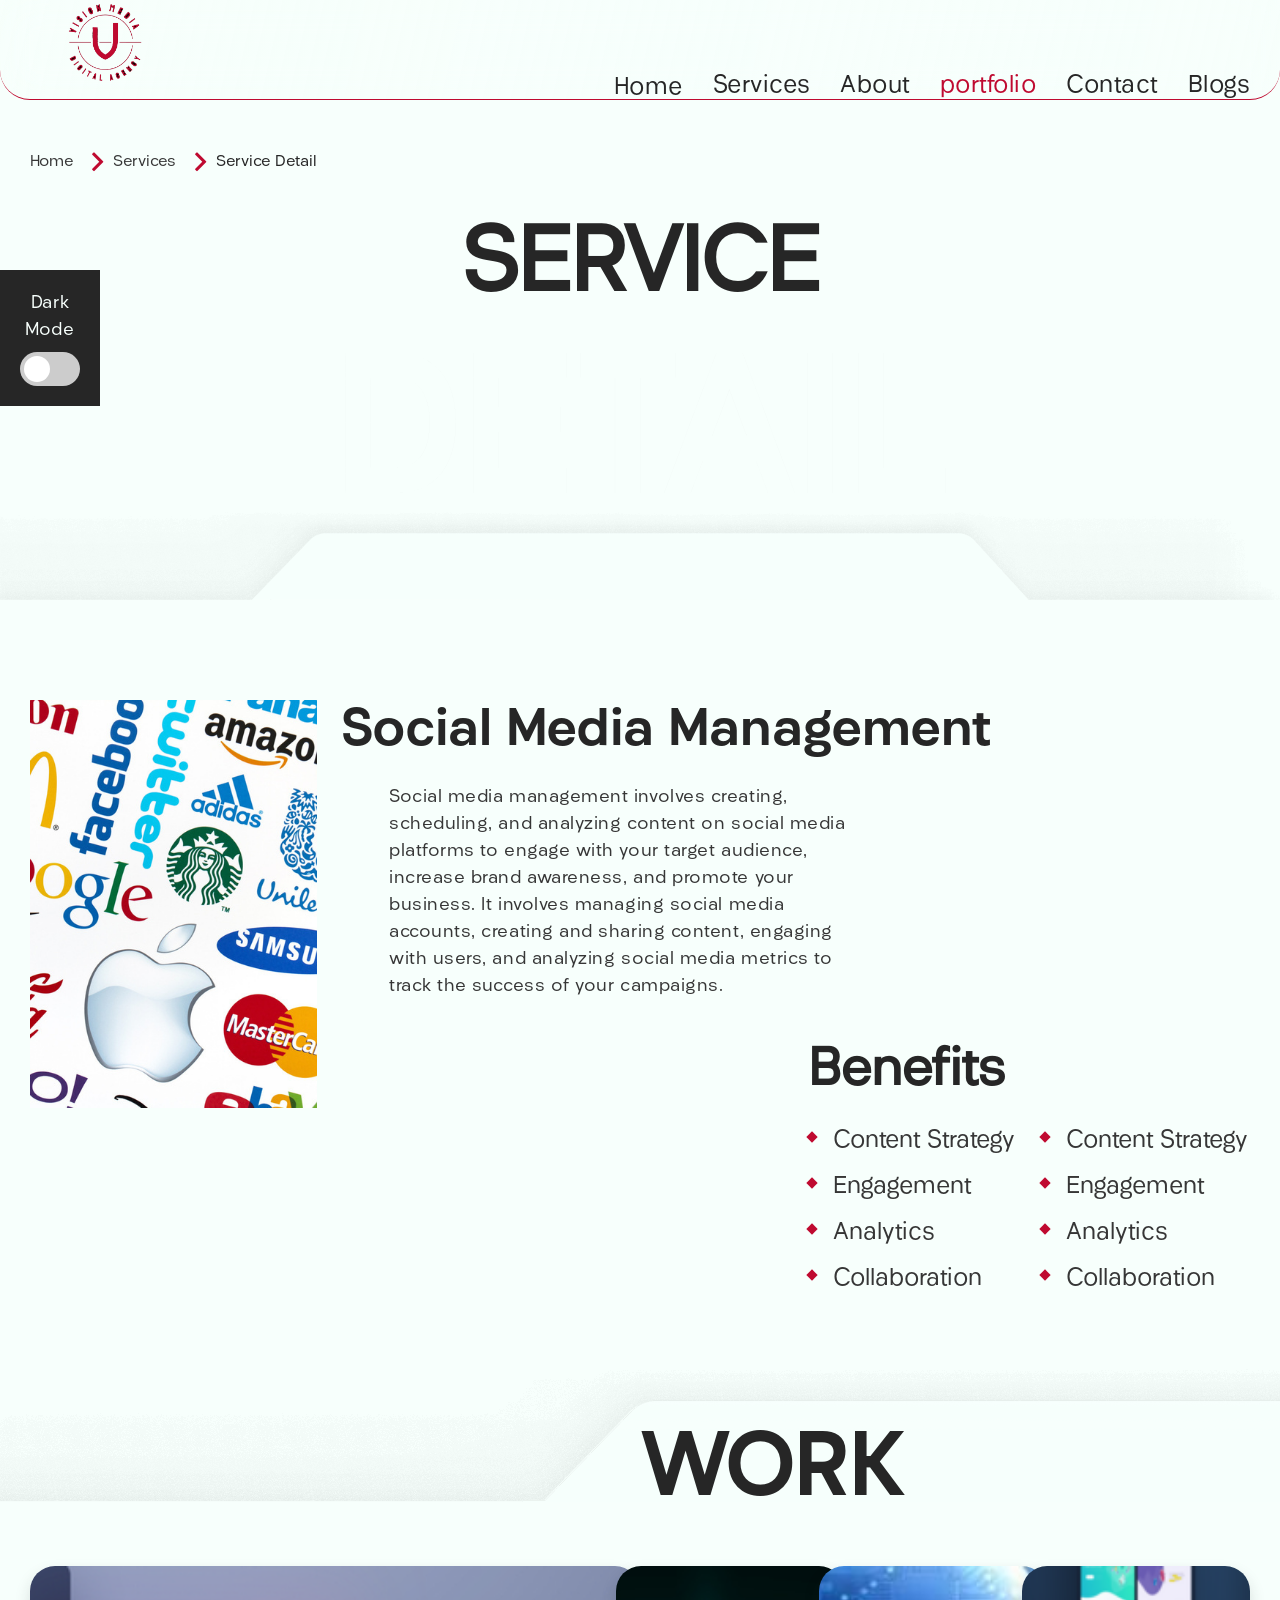
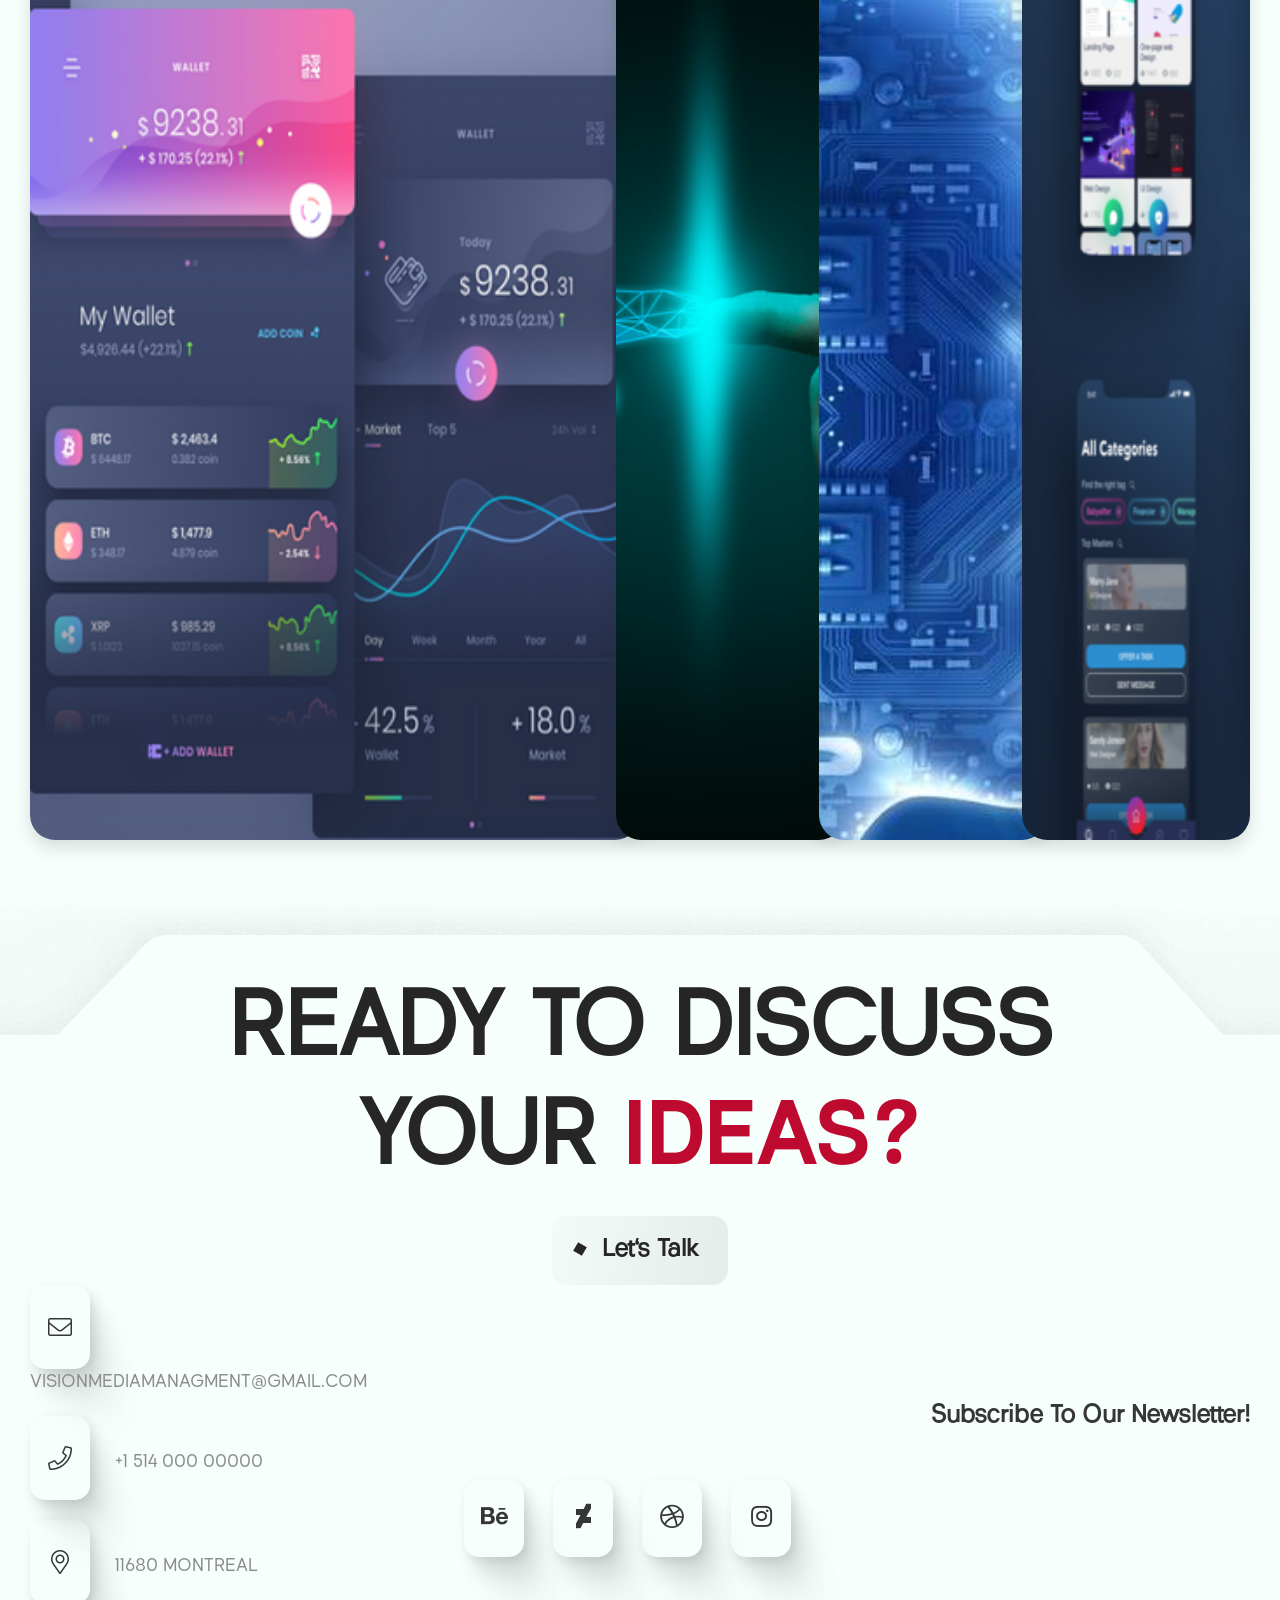
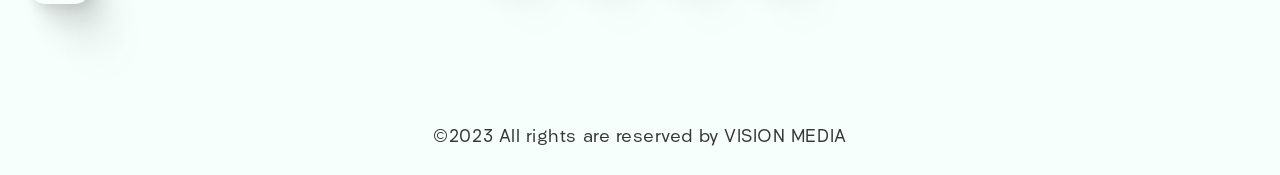
<file: service-detail.html>
<!DOCTYPE html>
<html lang="en">

<head>
    <meta charset="UTF-8">
    <meta http-equiv="X-UA-Compatible" content="IE=edge">
    <meta name="viewport" content="width=device-width, initial-scale=1, shrink-to-fit=no">
    

    <title>VISION MEDIA DIGITAL AGENCY</title>

    <!-- Favicon -->
    <link rel="shortcut icon" type="image/x-icon" href="assets/media/logo-project.png">

    <!-- All CSS files -->
    <link rel="stylesheet" href="assets/css/vendor/bootstrap.min.css">
    <link rel="stylesheet" href="assets/css/vendor/font-awesome.css">
    <link rel="stylesheet" href="assets/css/vendor/slick.css">
    <link rel="stylesheet" href="assets/css/vendor/slick-theme.css">
    <link rel="stylesheet" href="assets/css/vendor/sal.css">
    <link rel="stylesheet" href="assets/css/app.css">

    

</head>

<body>
    <!-- Preloader -->
  
    <div class="color-mode bg-dark-2">
        <p class="color-white mb-2 mt-0">Dark Mode</p>
        <label class="switch">
            <input type="checkbox" id="changeColor">
            <span class="slider round"></span>
        </label>
    </div>
    <!-- Back To Top Start -->
    <a href="#main-wrapper" id="backto-top" class="back-to-top">
        <i class="fas fa-angle-up"></i>
    </a>
    <!-- Main Wrapper Start -->
    <div id="main-wrapper" class="main-wrapper">

        <!-- Header Area Start -->
        <header class="header-2">
            <div class="container">
                <nav class="navbar navbar-expand-lg">
                    <a class="menu-item text-center" href="index.html">
                        <img alt="" src="./assets/media/logo-project.png" class="dark-logo otherlogo">
                        <img alt="" src="./assets/media/logo-project.png" class="light-logo otherlogo">
                    </a>

                    <button class="navbar-toggler" type="button" data-bs-toggle="collapse" data-bs-target="#mynavbar">
                        <i class="fas fa-bars"></i>
                    </button>
                    <div class="collapse navbar-collapse" id="mynavbar">
                        <ul class="navbar-nav ms-auto mainmenu">

                            <li class="menu-item-has-children color-white fs-24 fw-4">
                                <a href="index.html">Home</a>
                         
                            </li>

                            <li class="menu-item">
                                <a href="services.html">Services</a>
                            </li>
                            <li class="menu-item">
                                <a href="about.html">About</a>
                            </li>
                            <li class="menu-item-has-children">
                                <a href="portfolio.html" class="active">portfolio</a>
                          
                            </li>
                            <li class="menu-item"><a href="contact.html">Contact</a></li>
                            <li class="menu-item  me-0"><a href="blogs.html">Blogs</a></li>
                        </ul>
                    </div>
                </nav>
            </div>
        </header>
        <!-- Header Area end -->
        <!-- Title Banner -->
        <section class="page-title">
            <div class="container">
                <ul class="breadcrumb unstyled">
                    <li><a href="index.html">Home</a></li>
                    <li><a href="services.html">Services</a></li>
                    <li class="active"><a href="service-detail.html">Service Detail</a></li>
                </ul>
                <h1 class="mb-0 color-dark-2">Service</h1>
                <h3>Detail</h3>
            </div>
        </section>
        <!-- title Banner end -->

        <!-- Services Detail start -->
        <section class="services-detail mt-100 mb-48 container">
            <div class="row">
                <div class="col-lg-3">
                    <img class="" alt="" src="./assets/media/service/service-1 (1).jpg">
                </div>
                <div class="col-lg-9">
                    <h1 class="fs-53 fw-7 color-dark-2">Social Media Management</h1>
                    <div class="row">
                        <div class="col-lg-7">
                            <p class="ps-5">Social media management involves creating, scheduling, and analyzing content
                                on
                                social media platforms to engage with your target audience, increase brand awareness,
                                and
                                promote your business. It involves managing social media accounts, creating and sharing
                                content,
                                engaging with users, and analyzing social media metrics to track the success of your
                                campaigns.
                            </p>
                        </div>
                    </div>
                    <div class="row mt-4">
                        <div class="col-lg-6 offset-lg-6">
                            <h2 class="fs-53 color-dark-2">Benefits</h2>
                            <div class="row">
                                <div class="col-lg-6 col-sm-6">
                                    <ul class="unstyled points">
                                        <li class="fs-24">Content Strategy</li>
                                        <li class="fs-24">Engagement</li>
                                        <li class="fs-24">Analytics</li>
                                        <li class="fs-24">Collaboration</li>
                                    </ul>
                                </div>
                                <div class="col-lg-6 col-sm-6">
                                    <ul class="unstyled points">
                                        <li class="fs-24">Content Strategy</li>
                                        <li class="fs-24">Engagement</li>
                                        <li class="fs-24">Analytics</li>
                                        <li class="fs-24">Collaboration</li>
                                    </ul>
                                </div>
                            </div>
                        </div>
                    </div>

                </div>
            </div>
        </section>
        <!-- Related work start -->
        <section class="portfolio-1 mb-5" data-sal="slide-up" data-sal-duration="800" data-sal-delay="100"
            data-sal-easing="ease-in-out">
            <div class="heading-1 right">
                <h1 class="color-dark-2 fs-91 fw-7 text-uppercase mb-0  lh-100 bg-img">Work
                </h1>
            </div>
            <div class="container">
                <div class="clearfix"></div>
                <div class="image-wraper mt-48">
                    <img src="./assets/media/portfolio/page/design-1 (1).png" alt="" class="img-box shadow lg zi-1">
                    <img src="./assets/media/portfolio/page/digital-1.jpg" alt="" class="img-box shadow sm zi-2">
                    <img src="./assets/media/portfolio/page/tech-1.jpg" alt="" class="img-box shadow sm zi-3">
                    <img src="./assets/media/portfolio/page/design-4 (1).png" alt="" class="img-box shadow sm zi-4">
                </div>
            </div>
        </section>
        <!-- Footer Area Start -->
        <footer class="footer-1">
            <div class="container">
                  <h1 class="text-center fs-91 color-dark-2">READY TO DISCUSS<br> YOUR <b class="color-primary">IDEAS?</b></h1>
                  <div class="text-center">
                      <a class="cus-btn light" href="contact.html">Let's Talk</a>
                  </div>
                  <div class="row">
                      <div class="col-lg-4">
                         <ul class="contact unstyled">
                          <li><a href="mailto:info@example.com"><i class="fal fa-envelope"></i> VISIONMEDIAMANAGMENT@GMAIL.COM</a></li>
                          <li><a href="tel:013109841941"><i class="fal fa-phone"></i> +1 514 000 00000</a></li>
                          <li><i class="fal fa-map-marker-alt"></i> 11680 MONTREAL</li>
                         </ul>
                      </div>
                      <div class="col-lg-4">
                          <ul class="social-links unstyled text-center">
                              <li class="d-inline-block me-4"><a href="" class="pt-4 pb-4 text-center pe-2 ps-2 br-15"><i class="fab fa-behance fs-24"></i></a></li>
                              <li class="d-inline-block me-4"><a href="" class="pt-4 pb-4 text-center pe-3 ps-3 br-15"><i class="fab fa-deviantart fs-24"></i></a></li>
                              <li class="d-inline-block me-4"><a href="" class="pt-4 pb-4 text-center pe-2 ps-2 br-15"><i class="fab fa-dribbble fs-24"></i></a></li>
                              <li class="d-inline-block me-4"><a href="" class="pt-4 pb-4 text-center pe-3 ps-3 br-15"><i class="fab fa-instagram fs-24"></i></a></li>
                          </ul>
                      </div>
                      <div class="col-lg-4">
                          <h3 class="color-gray-2 fs-24 newsletter-link"><a href="javascript:;" data-bs-toggle="modal" data-bs-target="#newsletterModal">Subscribe To Our Newsletter!</a></h3>
                      </div>
                  </div>
                <p class="text-center mt-100 mb-4">©2023 All rights are reserved by VISION MEDIA</p>
            </div>
          </footer>
          <!-- Footer Area End -->

        <!-- Newletter Modal-->
        <div class="modal fade" id="newsletterModal" tabindex="-1" aria-hidden="true">
            <div class="modal-dialog">
                <div class="modal-content bg-white">
                    <div class="modal-header">
                        <button type="button" class="btn-close" data-bs-dismiss="modal" aria-label="Close"></button>
                    </div>
                    <div class="modal-body text-center">
                        <div class="row mt-64 mb-64">
                            <div class="col-lg-6 offset-lg-3 col-sm-8 offset-sm-2">
                                <form method="get" action="index.html">
                                    <div class="form-group mb-2">
                                        <input type="email" class="form-control" name="email"
                                            placeholder="Your email address">
                                    </div>
                                    <button type="submit" class="cus-btn light mt-4">Subscribe</button>
                                </form>
                            </div>
                        </div>
                    </div>
                </div>
            </div>
        </div>
    </div>
    <!-- Jquery Js -->
    <script src="assets/js/vendor/jquery-3.6.3.min.js"></script>
    <script src="assets/js/vendor/bootstrap.min.js"></script>
    <script src="assets/js/vendor/slick.min.js"></script>
    <script src="assets/js/vendor/jquery-appear.js"></script>
    <script src="assets/js/vendor/sal.js"></script>
    <script src="assets/js/vendor/jquery-validator.js"></script>

    <!-- Site Scripts -->
    <script src="assets/js/app.js"></script>
</body>

</html>
</file>
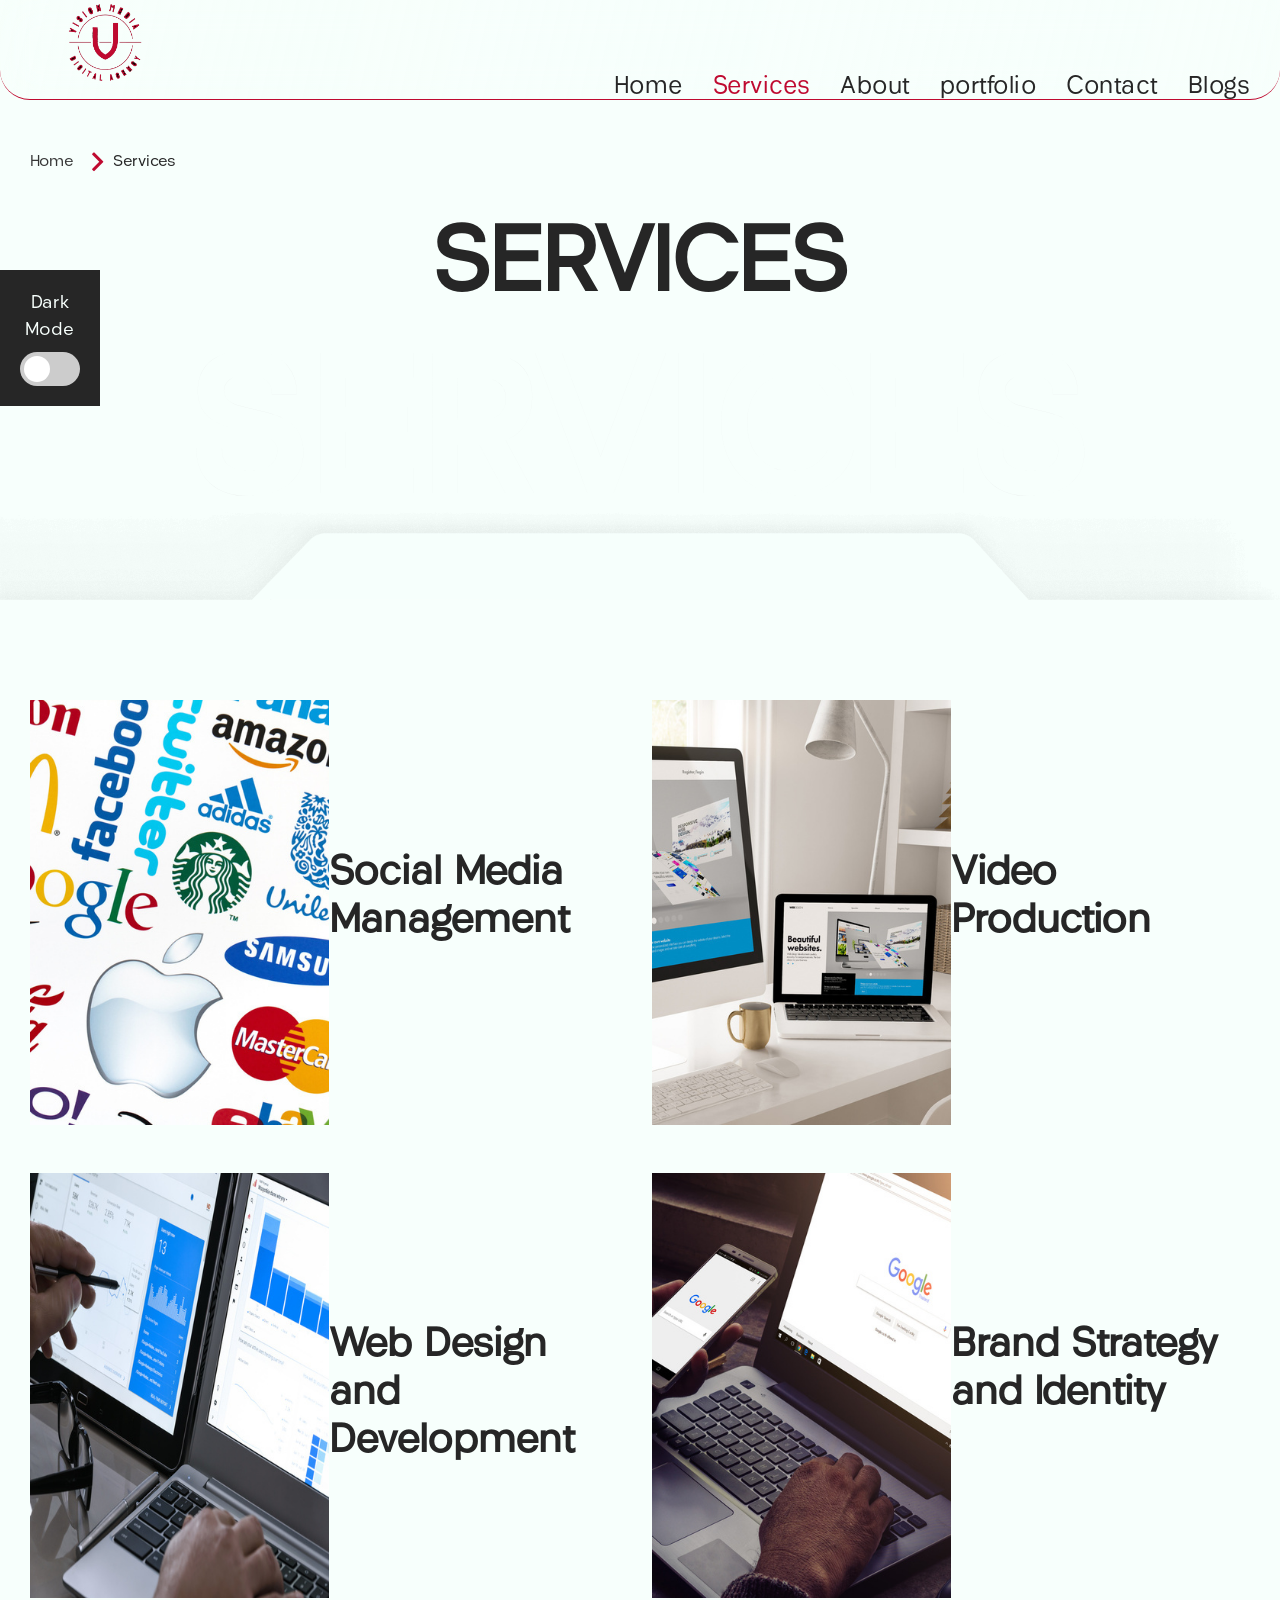
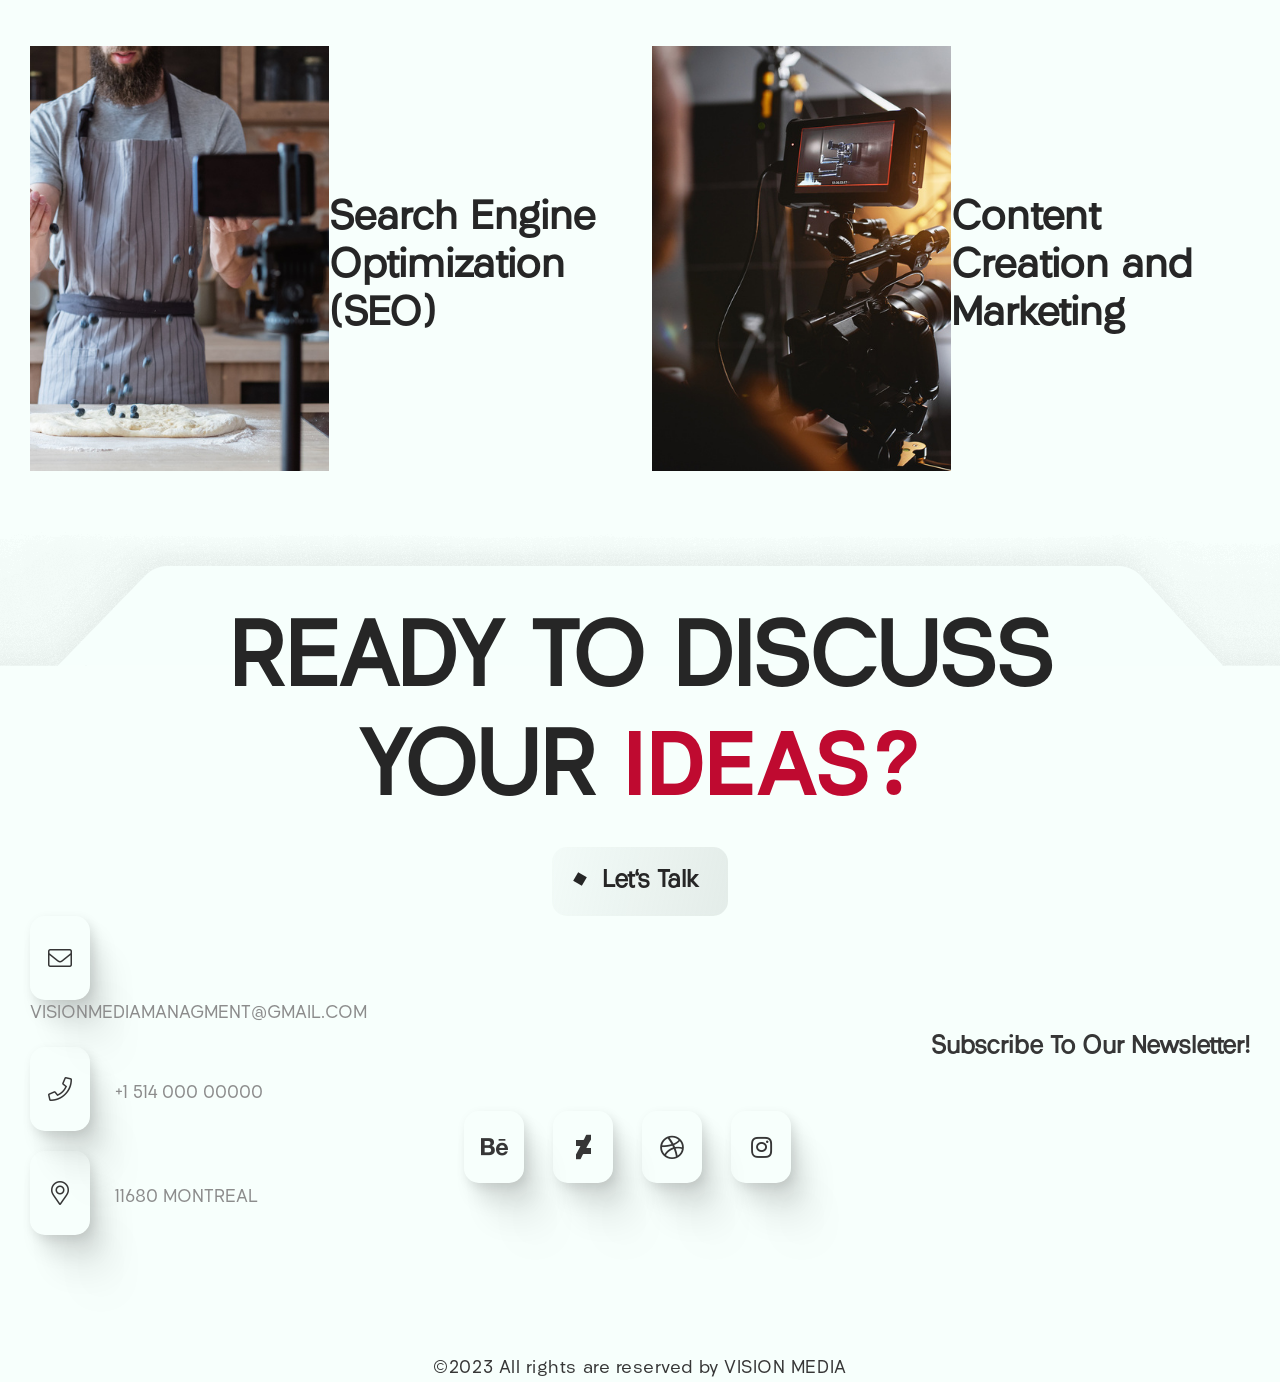
<file: services.html>
<head>
    <meta charset="UTF-8">
    <meta http-equiv="X-UA-Compatible" content="IE=edge">
    <meta name="viewport" content="width=device-width, initial-scale=1, shrink-to-fit=no">
    
    <title>VISION MEDIA DIGITAL AGENCY</title>

    <!-- Favicon -->
    <link rel="shortcut icon" type="image/x-icon" href="assets/media/logo-project.png">

    <!-- All CSS files -->
    <link rel="stylesheet" href="assets/css/vendor/bootstrap.min.css">
    <link rel="stylesheet" href="assets/css/vendor/font-awesome.css">
    <link rel="stylesheet" href="assets/css/vendor/slick.css">
    <link rel="stylesheet" href="assets/css/vendor/slick-theme.css">
    <link rel="stylesheet" href="assets/css/vendor/sal.css">
    <link rel="stylesheet" href="assets/css/app.css">

    

</head>

<body>
    <!-- Preloader -->
 
    <div class="color-mode bg-dark-2">
        <p class="color-white mb-2 mt-0">Dark Mode</p>
        <label class="switch">
            <input type="checkbox" id="changeColor">
            <span class="slider round"></span>
        </label>
    </div>
    <!-- Back To Top Start -->
    <a href="#main-wrapper" id="backto-top" class="back-to-top">
        <i class="fas fa-angle-up"></i>
    </a>
    <!-- Main Wrapper Start -->
    <div id="main-wrapper" class="main-wrapper">

        <!-- Header Area Start -->
        <header class="header-2">
            <div class="container">
                <nav class="navbar navbar-expand-lg">
                    <a class="menu-item text-center" href="index.html">
                        <img alt="" src="./assets/media/logo-project.png" class="dark-logo otherlogo">
                        <img alt="" src="./assets/media/logo-project.png" class="light-logo otherlogo">
                    </a>

                    <button class="navbar-toggler" type="button" data-bs-toggle="collapse" data-bs-target="#mynavbar">
                        <i class="fas fa-bars"></i>
                    </button>
                    <div class="collapse navbar-collapse" id="mynavbar">
                        <ul class="navbar-nav ms-auto mainmenu">

                            <li class="menu-item-has-children">
                                <a href="index.html">Home</a>
                            
                            </li>

                            <li class="menu-item">
                                <a href="services.html" class="active">Services</a>
                            </li>
                            <li class="menu-item">
                                <a href="about.html">About</a>
                            </li>
                            <li class="menu-item-has-children">
                                <a href="portfolio.html">portfolio</a>
                                
                            </li>
                            <li class="menu-item"><a href="contact.html">Contact</a></li>
                            <li class="menu-item  me-0"><a href="blogs.html">Blogs</a></li>
                        </ul>
                    </div>
                </nav>
            </div>
        </header>
        <!-- Header Area end -->
        <!-- Title Banner -->
        <section class="page-title">
            <div class="container">
                <ul class="breadcrumb unstyled">
                    <li><a href="index.html">Home</a></li>
                    <li class="active"><a href="services.html">Services</a></li>
                </ul>
                <h1 class="mb-0 color-dark-2">Services</h1>
                <h3>Services</h3>
            </div>
        </section>
        <!-- title Banner end -->

        <!-- Services start -->
        <section class="services-3 mt-100 container">
            <div class="row">
                <div class="col-lg-6 mb-48">
                    <a href="service-detail.html" class="box">
                        <img src="./assets/media/service/service-1 (1).jpg" alt="">
                        <h2 class="fs-40 color-dark-2">Social Media Management</h2>
                    </a>
                </div>
                <div class="col-lg-6 mb-48">
                    <a href="service-detail.html" class="box">
                        <img src="./assets/media/service/service-2 (1).jpg" alt="">
                        <h2 class="fs-40 color-dark-2">Video Production</h2>
                    </a>
                </div>
                <div class="col-lg-6 mb-48">
                    <a href="service-detail.html" class="box">
                        <img src="./assets/media/service/service-3 (1).jpg" alt="">
                        <h2 class="fs-40 color-dark-2">Web Design and Development</h2>
                    </a>
                </div>
                <div class="col-lg-6 mb-48">
                    <a href="service-detail.html" class="box">
                        <img src="./assets/media/service/service-4 (1).jpg" alt="">
                        <h2 class="fs-40 color-dark-2">Brand Strategy and Identity</h2>
                    </a>
                </div>
                <div class="col-lg-6 mb-48">
                    <a href="service-detail.html" class="box">
                        <img src="./assets/media/service/service-5 (1).jpg" alt="">
                        <h2 class="fs-40 color-dark-2">Search Engine Optimization (SEO)</h2>
                    </a>
                </div>
                <div class="col-lg-6 mb-48">
                    <a href="service-detail.html" class="box">
                        <img src="./assets/media/service/service-6 (1).jpg" alt="">
                        <h2 class="fs-40 color-dark-2">Content Creation and Marketing</h2>
                    </a>
                </div>
            </div>
        </section>

        <!-- Footer Area Start -->
        <footer class="footer-1">
            <div class="container">
                  <h1 class="text-center fs-91 color-dark-2">READY TO DISCUSS<br> YOUR <b class="color-primary">IDEAS?</b></h1>
                  <div class="text-center">
                      <a class="cus-btn light" href="contact.html">Let's Talk</a>
                  </div>
                  <div class="row">
                      <div class="col-lg-4">
                         <ul class="contact unstyled">
                          <li><a href="mailto:info@example.com"><i class="fal fa-envelope"></i> VISIONMEDIAMANAGMENT@GMAIL.COM</a></li>
                          <li><a href="tel:013109841941"><i class="fal fa-phone"></i> +1 514 000 00000</a></li>
                          <li><i class="fal fa-map-marker-alt"></i> 11680 MONTREAL</li>
                         </ul>
                      </div>
                      <div class="col-lg-4">
                          <ul class="social-links unstyled text-center">
                              <li class="d-inline-block me-4"><a href="" class="pt-4 pb-4 text-center pe-2 ps-2 br-15"><i class="fab fa-behance fs-24"></i></a></li>
                              <li class="d-inline-block me-4"><a href="" class="pt-4 pb-4 text-center pe-3 ps-3 br-15"><i class="fab fa-deviantart fs-24"></i></a></li>
                              <li class="d-inline-block me-4"><a href="" class="pt-4 pb-4 text-center pe-2 ps-2 br-15"><i class="fab fa-dribbble fs-24"></i></a></li>
                              <li class="d-inline-block me-4"><a href="" class="pt-4 pb-4 text-center pe-3 ps-3 br-15"><i class="fab fa-instagram fs-24"></i></a></li>
                          </ul>
                      </div>
                      <div class="col-lg-4">
                          <h3 class="color-gray-2 fs-24 newsletter-link"><a href="javascript:;" data-bs-toggle="modal" data-bs-target="#newsletterModal">Subscribe To Our Newsletter!</a></h3>
                      </div>
                  </div>
                <p class="text-center mt-100 mb-4">©2023 All rights are reserved by VISION MEDIA</p>
            </div>
          </footer>
          <!-- Footer Area End -->

        <!-- Newletter Modal-->
        <div class="modal fade" id="newsletterModal" tabindex="-1" aria-hidden="true">
            <div class="modal-dialog">
                <div class="modal-content bg-white">
                    <div class="modal-header">
                        <button type="button" class="btn-close" data-bs-dismiss="modal" aria-label="Close"></button>
                    </div>
                    <div class="modal-body text-center">
                        <div class="row mt-64 mb-64">
                            <div class="col-lg-6 offset-lg-3 col-sm-8 offset-sm-2">
                                <form method="get" action="index.html">
                                    <div class="form-group mb-2">
                                        <input type="email" class="form-control" name="email"
                                            placeholder="Your email address">
                                    </div>
                                    <button type="submit" class="cus-btn light mt-4">Subscribe</button>
                                </form>
                            </div>
                        </div>
                    </div>
                </div>
            </div>
        </div>
    </div>
    <!-- Jquery Js -->
    <script src="assets/js/vendor/jquery-3.6.3.min.js"></script>
    <script src="assets/js/vendor/bootstrap.min.js"></script>
    <script src="assets/js/vendor/slick.min.js"></script>
    <script src="assets/js/vendor/jquery-appear.js"></script>
    <script src="assets/js/vendor/sal.js"></script>
    <script src="assets/js/vendor/jquery-validator.js"></script>

    <!-- Site Scripts -->
    <script src="assets/js/app.js"></script>
</body>

</html>
</file>
<file: assets/css/vendor/sal.css>
[data-sal] {
    transition-duration: .2s;
    transition-duration: var(--sal-duration, .2s);
    transition-delay: 0s;
    transition-delay: var(--sal-delay, 0s);
    transition-timing-function: ease;
    transition-timing-function: var(--sal-easing, ease)
}

[data-sal][data-sal-duration="200"] {
    transition-duration: .2s
}

[data-sal][data-sal-duration="250"] {
    transition-duration: .25s
}

[data-sal][data-sal-duration="300"] {
    transition-duration: .3s
}

[data-sal][data-sal-duration="350"] {
    transition-duration: .35s
}

[data-sal][data-sal-duration="400"] {
    transition-duration: .4s
}

[data-sal][data-sal-duration="450"] {
    transition-duration: .45s
}

[data-sal][data-sal-duration="500"] {
    transition-duration: .5s
}

[data-sal][data-sal-duration="550"] {
    transition-duration: .55s
}

[data-sal][data-sal-duration="600"] {
    transition-duration: .6s
}

[data-sal][data-sal-duration="650"] {
    transition-duration: .65s
}

[data-sal][data-sal-duration="700"] {
    transition-duration: .7s
}

[data-sal][data-sal-duration="750"] {
    transition-duration: .75s
}

[data-sal][data-sal-duration="800"] {
    transition-duration: .8s
}

[data-sal][data-sal-duration="850"] {
    transition-duration: .85s
}

[data-sal][data-sal-duration="900"] {
    transition-duration: .9s
}

[data-sal][data-sal-duration="950"] {
    transition-duration: .95s
}

[data-sal][data-sal-duration="1000"] {
    transition-duration: 1s
}

[data-sal][data-sal-duration="1050"] {
    transition-duration: 1.05s
}

[data-sal][data-sal-duration="1100"] {
    transition-duration: 1.1s
}

[data-sal][data-sal-duration="1150"] {
    transition-duration: 1.15s
}

[data-sal][data-sal-duration="1200"] {
    transition-duration: 1.2s
}

[data-sal][data-sal-duration="1250"] {
    transition-duration: 1.25s
}

[data-sal][data-sal-duration="1300"] {
    transition-duration: 1.3s
}

[data-sal][data-sal-duration="1350"] {
    transition-duration: 1.35s
}

[data-sal][data-sal-duration="1400"] {
    transition-duration: 1.4s
}

[data-sal][data-sal-duration="1450"] {
    transition-duration: 1.45s
}

[data-sal][data-sal-duration="1500"] {
    transition-duration: 1.5s
}

[data-sal][data-sal-duration="1550"] {
    transition-duration: 1.55s
}

[data-sal][data-sal-duration="1600"] {
    transition-duration: 1.6s
}

[data-sal][data-sal-duration="1650"] {
    transition-duration: 1.65s
}

[data-sal][data-sal-duration="1700"] {
    transition-duration: 1.7s
}

[data-sal][data-sal-duration="1750"] {
    transition-duration: 1.75s
}

[data-sal][data-sal-duration="1800"] {
    transition-duration: 1.8s
}

[data-sal][data-sal-duration="1850"] {
    transition-duration: 1.85s
}

[data-sal][data-sal-duration="1900"] {
    transition-duration: 1.9s
}

[data-sal][data-sal-duration="1950"] {
    transition-duration: 1.95s
}

[data-sal][data-sal-duration="2000"] {
    transition-duration: 2s
}

[data-sal][data-sal-delay="50"] {
    transition-delay: .05s
}

[data-sal][data-sal-delay="100"] {
    transition-delay: .1s
}

[data-sal][data-sal-delay="150"] {
    transition-delay: .15s
}

[data-sal][data-sal-delay="200"] {
    transition-delay: .2s
}

[data-sal][data-sal-delay="250"] {
    transition-delay: .25s
}

[data-sal][data-sal-delay="300"] {
    transition-delay: .3s
}

[data-sal][data-sal-delay="350"] {
    transition-delay: .35s
}

[data-sal][data-sal-delay="400"] {
    transition-delay: .4s
}

[data-sal][data-sal-delay="450"] {
    transition-delay: .45s
}

[data-sal][data-sal-delay="500"] {
    transition-delay: .5s
}

[data-sal][data-sal-delay="550"] {
    transition-delay: .55s
}

[data-sal][data-sal-delay="600"] {
    transition-delay: .6s
}

[data-sal][data-sal-delay="650"] {
    transition-delay: .65s
}

[data-sal][data-sal-delay="700"] {
    transition-delay: .7s
}

[data-sal][data-sal-delay="750"] {
    transition-delay: .75s
}

[data-sal][data-sal-delay="800"] {
    transition-delay: .8s
}

[data-sal][data-sal-delay="850"] {
    transition-delay: .85s
}

[data-sal][data-sal-delay="900"] {
    transition-delay: .9s
}

[data-sal][data-sal-delay="950"] {
    transition-delay: .95s
}

[data-sal][data-sal-delay="1000"] {
    transition-delay: 1s
}

[data-sal][data-sal-easing=linear] {
    transition-timing-function: linear
}

[data-sal][data-sal-easing=ease] {
    transition-timing-function: ease
}

[data-sal][data-sal-easing=ease-in] {
    transition-timing-function: ease-in
}

[data-sal][data-sal-easing=ease-out] {
    transition-timing-function: ease-out
}

[data-sal][data-sal-easing=ease-in-out] {
    transition-timing-function: ease-in-out
}

[data-sal][data-sal-easing=ease-in-cubic] {
    transition-timing-function: cubic-bezier(.55, .055, .675, .19)
}

[data-sal][data-sal-easing=ease-out-cubic] {
    transition-timing-function: cubic-bezier(.215, .61, .355, 1)
}

[data-sal][data-sal-easing=ease-in-out-cubic] {
    transition-timing-function: cubic-bezier(.645, .045, .355, 1)
}

[data-sal][data-sal-easing=ease-in-circ] {
    transition-timing-function: cubic-bezier(.6, .04, .98, .335)
}

[data-sal][data-sal-easing=ease-out-circ] {
    transition-timing-function: cubic-bezier(.075, .82, .165, 1)
}

[data-sal][data-sal-easing=ease-in-out-circ] {
    transition-timing-function: cubic-bezier(.785, .135, .15, .86)
}

[data-sal][data-sal-easing=ease-in-expo] {
    transition-timing-function: cubic-bezier(.95, .05, .795, .035)
}

[data-sal][data-sal-easing=ease-out-expo] {
    transition-timing-function: cubic-bezier(.19, 1, .22, 1)
}

[data-sal][data-sal-easing=ease-in-out-expo] {
    transition-timing-function: cubic-bezier(1, 0, 0, 1)
}

[data-sal][data-sal-easing=ease-in-quad] {
    transition-timing-function: cubic-bezier(.55, .085, .68, .53)
}

[data-sal][data-sal-easing=ease-out-quad] {
    transition-timing-function: cubic-bezier(.25, .46, .45, .94)
}

[data-sal][data-sal-easing=ease-in-out-quad] {
    transition-timing-function: cubic-bezier(.455, .03, .515, .955)
}

[data-sal][data-sal-easing=ease-in-quart] {
    transition-timing-function: cubic-bezier(.895, .03, .685, .22)
}

[data-sal][data-sal-easing=ease-out-quart] {
    transition-timing-function: cubic-bezier(.165, .84, .44, 1)
}

[data-sal][data-sal-easing=ease-in-out-quart] {
    transition-timing-function: cubic-bezier(.77, 0, .175, 1)
}

[data-sal][data-sal-easing=ease-in-quint] {
    transition-timing-function: cubic-bezier(.755, .05, .855, .06)
}

[data-sal][data-sal-easing=ease-out-quint] {
    transition-timing-function: cubic-bezier(.23, 1, .32, 1)
}

[data-sal][data-sal-easing=ease-in-out-quint] {
    transition-timing-function: cubic-bezier(.86, 0, .07, 1)
}

[data-sal][data-sal-easing=ease-in-sine] {
    transition-timing-function: cubic-bezier(.47, 0, .745, .715)
}

[data-sal][data-sal-easing=ease-out-sine] {
    transition-timing-function: cubic-bezier(.39, .575, .565, 1)
}

[data-sal][data-sal-easing=ease-in-out-sine] {
    transition-timing-function: cubic-bezier(.445, .05, .55, .95)
}

[data-sal][data-sal-easing=ease-in-back] {
    transition-timing-function: cubic-bezier(.6, -.28, .735, .045)
}

[data-sal][data-sal-easing=ease-out-back] {
    transition-timing-function: cubic-bezier(.175, .885, .32, 1.275)
}

[data-sal][data-sal-easing=ease-in-out-back] {
    transition-timing-function: cubic-bezier(.68, -.55, .265, 1.55)
}

[data-sal|=fade] {
    opacity: 0;
    transition-property: opacity
}

[data-sal|=fade].sal-animate,
body.sal-disabled [data-sal|=fade] {
    opacity: 1
}

[data-sal|=slide] {
    opacity: 0;
    transition-property: opacity, transform
}

[data-sal=slide-up] {
    transform: translateY(20%)
}

[data-sal=slide-down] {
    transform: translateY(-20%)
}

[data-sal=slide-left] {
    transform: translateX(20%)
}

[data-sal=slide-right] {
    transform: translateX(-20%)
}

[data-sal|=slide].sal-animate,
body.sal-disabled [data-sal|=slide] {
    opacity: 1;
    transform: none
}

[data-sal|=zoom] {
    opacity: 0;
    transition-property: opacity, transform
}

[data-sal=zoom-in] {
    transform: scale(.5)
}

[data-sal=zoom-out] {
    transform: scale(1.1)
}

[data-sal|=zoom].sal-animate,
body.sal-disabled [data-sal|=zoom] {
    opacity: 1;
    transform: none
}

[data-sal|=flip] {
    -webkit-backface-visibility: hidden;
    backface-visibility: hidden;
    transition-property: transform
}

[data-sal=flip-left] {
    transform: perspective(2000px) rotateY(-91deg)
}

[data-sal=flip-right] {
    transform: perspective(2000px) rotateY(91deg)
}

[data-sal=flip-up] {
    transform: perspective(2000px) rotateX(-91deg)
}

[data-sal=flip-down] {
    transform: perspective(2000px) rotateX(91deg)
}

[data-sal|=flip].sal-animate,
body.sal-disabled [data-sal|=flip] {
    transform: none
}
</file>
<file: assets/css/app.css>
@charset "UTF-8";
/*---------------------------------------------"


===============================================   
STYLE SHEET INDEXING
|
|___ Fonts
|___ Variables
|___ Reset Styles
|___ Responsive
|___ Spacing
|___ Helper Classes
|___ Buttons
|___ Headings
|___ Layout Styles
|___ END STYLE SHEET INDEXING

--------------------------------------------*/
/*-------------------------
    Fonts
-------------------------*/
@font-face {
  font-family: "Givonic";
  src: url("./fonts/givonic/Givonic-Regular.otf") format("opentype");
}
@font-face {
  font-family: "Givonic-bold";
  src: url("./fonts/givonic/Givonic-Bold.otf") format("opentype");
}
/*-------------------------
    Variables
-------------------------*/
/*-------------------------
    Reset Styles
-------------------------*/
img {
  max-width: 100%;
  height: auto;
  vertical-align: middle;
}

ul.list-style,
ol.list-style {
  padding: 0;
}

ul.list-style li::marker,
ol.list-style li::marker {
  color: #BF0A30;
}

.unstyled {
  padding-left: 0;
  list-style: none;
  margin-bottom: 0;
}

.container,
.container-fluid,
.container-lg,
.container-md,
.container-sm,
.container-xl,
.container-xxl {
  padding-left: 15px;
  padding-right: 15px;
}

section:after {
  content: "";
  display: block;
  clear: both;
}

@media (min-width: 1500px) {
  .container {
    max-width: 1440px;
  }
}
@media only screen and (min-width: 1200px) and (max-width: 1399px) {
  .container {
    max-width: 100%;
    padding-left: 30px;
    padding-right: 30px;
  }
}
.form-group {
  position: relative;
}
.form-group:after {
  content: "";
  position: absolute;
  width: 7px;
  height: 7px;
  background: #BABABA;
  left: 0;
  bottom: -3px;
  transform: rotate(45deg);
}

.input-group {
  position: relative;
}
.input-group:after {
  content: "";
  position: absolute;
  width: 7px;
  height: 7px;
  background: #BABABA;
  left: 0;
  bottom: -3px;
  transform: rotate(45deg);
}

.form-control {
  border: 0;
  border-radius: 0;
  background: transparent;
  border-bottom: 1px solid #BABABA;
  padding: 10px 10px 10px 15px;
  font-size: 18px;
  position: relative;
  margin-bottom: 0;
  color: #363636;
}
.form-control:focus {
  outline: 0;
  background: transparent;
  box-shadow: none;
  border-color: #363636;
}
.form-control::placeholder {
  color: #1A1A1A;
  opacity: 1;
}

.input-group button {
  border: 0;
  border-radius: 0;
  text-transform: uppercase;
  background: transparent;
  border-bottom: 1px solid #BABABA;
}

.dark .form-control {
  color: #D5D5D5;
  background-color: #1A1A1A !important;
}
.dark .form-control::placeholder {
  color: #D5D5D5;
  opacity: 1;
}

label.error {
  color: #bc0f0f;
  margin-top: 10px;
}

.alert-message {
  display: none;
}

.pagination-cus {
  display: inline-flex;
}
.pagination-cus li {
  margin-right: 10px;
}
.pagination-cus li i {
  font-size: 60px;
  color: #262626;
}
.pagination-cus li a {
  display: block;
}
.pagination-cus li .link {
  background: linear-gradient(282.51deg, rgba(148, 158, 155, 0.2) -4.31%, rgba(148, 158, 155, 0) 126.79%);
  backdrop-filter: blur(2.5px);
  border-radius: 10px;
  padding: 10px 20px;
  text-align: center;
  font-size: 24px;
  color: #262626;
}
.pagination-cus li .link.active {
  color: #BF0A30;
}
.pagination-cus li .link:hover {
  color: #BF0A30;
}

.dark .pagination-cus li i {
  color: #D5D5D5;
}
.dark .pagination-cus li .link {
  color: #D5D5D5;
}
.dark .pagination-cus li .link.active {
  color: #BF0A30;
}
.dark .pagination-cus li .link:hover {
  color: #BF0A30;
}

.points li {
  margin-bottom: 10px;
  position: relative;
  padding-left: 25px;
}
.points li::before {
  content: "";
  width: 8px;
  height: 8px;
  position: absolute;
  left: 0;
  top: 10px;
  background: #BF0A30;
  transform: rotate(45deg);
}

/*-------------------------
    Typography
-------------------------*/
html {
  scroll-behavior: smooth;
}

body {
  font-family: "Givonic";
  color: #363636;
  
  background: #F7FFFC;
  font-weight: 400;
  background-color: #F7FFFC;
  height: 100%;
  vertical-align: baseline;
  -webkit-font-smoothing: antialiased;
  -moz-osx-font-smoothing: grayscale;
  text-rendering: optimizeLegibility;
}
body.dark {
  background: #262626;
  color: #bababa;
}



h1,
h2,
h3,
h4,
h5,
h6,
.h1,
.h2,
.h3,
.h4,
.h5,
.h6,
address,
p,
pre,
blockquote,
table,
hr {
  margin: 0 0 20px 0;
}

h1 a,
h2 a,
h3 a,
h4 a,
h5 a,
h6 a {
  color: inherit;
}

h1,
h2,
h3,
h4,
h5,
h6 {
  font-weight: 750;
  color: #262626;
}

p {
  font-size: 18px;
  font-weight: 400;
  margin: 0 0 16px 0;
  line-height: 150%;
  letter-spacing: 0.03em;
}

a {
  display: inline-block;
  text-decoration: none;
  color: unset;
}
a:hover {
  color: linear-gradient(335.9deg, #38000C -45.32%, #D11B41 61.98%, #2B0009 162.78%);
}

span {
  display: inline-block;
  font-size: 18px;
  line-height: 150%;
  letter-spacing: 0.03em;
}

b,
strong {
  font-family: "Givonic-bold";
}

/*-------------------------
    Responsive
-------------------------*/
/*-------------------------
    Spacing
-------------------------*/
/*----------------------------------------*/
/*  03. SPACE CSS START
/*----------------------------------------*/
.mb-200 {
  margin-bottom: 250px;
}

.mt-100 {
  margin-top: 100px;
}
@media only screen and (min-width: 992px) and (max-width: 1199px) {
  .mt-100 {
    margin-top: 80px;
  }
}
@media only screen and (min-width: 768px) and (max-width: 991px) {
  .mt-100 {
    margin-top: 70px;
  }
}
@media (max-width: 767px) {
  .mt-100 {
    margin-top: 50px;
  }
}

.mb-100 {
  margin-bottom: 100px;
}
@media only screen and (min-width: 992px) and (max-width: 1199px) {
  .mb-100 {
    margin-bottom: 80px;
  }
}
@media only screen and (min-width: 768px) and (max-width: 991px) {
  .mb-100 {
    margin-bottom: 70px;
  }
}
@media (max-width: 767px) {
  .mb-100 {
    margin-bottom: 50px;
  }
}

.mt-64 {
  margin-top: 64px;
}
@media only screen and (min-width: 992px) and (max-width: 1199px) {
  .mt-64 {
    margin-top: 48px;
  }
}
@media only screen and (min-width: 768px) and (max-width: 991px) {
  .mt-64 {
    margin-top: 42px;
  }
}
@media (max-width: 767px) {
  .mt-64 {
    margin-top: 32px;
  }
}

.mb-64 {
  margin-bottom: 64px;
}
@media only screen and (min-width: 992px) and (max-width: 1199px) {
  .mb-64 {
    margin-bottom: 48px;
  }
}
@media only screen and (min-width: 768px) and (max-width: 991px) {
  .mb-64 {
    margin-bottom: 42px;
  }
}
@media (max-width: 767px) {
  .mb-64 {
    margin-bottom: 32px;
  }
}

.mt-48 {
  margin-top: 48px;
}
@media only screen and (min-width: 992px) and (max-width: 1199px) {
  .mt-48 {
    margin-top: 42px;
  }
}
@media only screen and (min-width: 768px) and (max-width: 991px) {
  .mt-48 {
    margin-top: 32px;
  }
}
@media (max-width: 767px) {
  .mt-48 {
    margin-top: 24px;
  }
}

.mb-48 {
  margin-bottom: 48px;
}
@media only screen and (min-width: 992px) and (max-width: 1199px) {
  .mb-48 {
    margin-bottom: 42px;
  }
}
@media only screen and (min-width: 768px) and (max-width: 991px) {
  .mb-48 {
    margin-bottom: 32px;
  }
}
@media (max-width: 767px) {
  .mb-48 {
    margin-bottom: 24px;
  }
}

.mb-32 {
  margin-bottom: 32px;
}
@media only screen and (min-width: 992px) and (max-width: 1199px) {
  .mb-32 {
    margin-bottom: 26px;
  }
}
@media only screen and (min-width: 768px) and (max-width: 991px) {
  .mb-32 {
    margin-bottom: 22px;
  }
}
@media (max-width: 767px) {
  .mb-32 {
    margin-bottom: 18px;
  }
}

.mb-16 {
  margin-bottom: 16px;
}
@media only screen and (min-width: 992px) and (max-width: 1199px) {
  .mb-16 {
    margin-bottom: 15px;
  }
}
@media only screen and (min-width: 768px) and (max-width: 991px) {
  .mb-16 {
    margin-bottom: 12px;
  }
}
@media (max-width: 767px) {
  .mb-16 {
    margin-bottom: 10px;
  }
}

.mb-8 {
  margin-bottom: 8px;
}

.sec-pt {
  padding-top: 235px;
}

.pt-62 {
  padding-top: 62px;
}
@media only screen and (min-width: 992px) and (max-width: 1199px) {
  .pt-62 {
    padding-top: 52px;
  }
}
@media only screen and (min-width: 768px) and (max-width: 991px) {
  .pt-62 {
    padding-top: 42px;
  }
}
@media (max-width: 767px) {
  .pt-62 {
    padding-top: 32px;
  }
}
@media (max-width: 490px) {
  .pt-62 {
    padding-top: 22px;
  }
}

.pb-62 {
  padding-bottom: 62px;
}
@media only screen and (min-width: 992px) and (max-width: 1199px) {
  .pb-62 {
    padding-bottom: 52px;
  }
}
@media only screen and (min-width: 768px) and (max-width: 991px) {
  .pb-62 {
    padding-bottom: 42px;
  }
}
@media (max-width: 767px) {
  .pb-62 {
    padding-bottom: 32px;
  }
}
@media (max-width: 490px) {
  .pb-62 {
    padding-bottom: 22px;
  }
}

.p-62 {
  padding: 62px;
}
@media only screen and (min-width: 992px) and (max-width: 1199px) {
  .p-62 {
    padding: 52px;
  }
}
@media only screen and (min-width: 768px) and (max-width: 991px) {
  .p-62 {
    padding: 42px;
  }
}
@media (max-width: 767px) {
  .p-62 {
    padding: 32px;
  }
}
@media (max-width: 490px) {
  .p-62 {
    padding: 22px;
  }
}

.p-34 {
  padding: 34px;
}
@media only screen and (min-width: 992px) and (max-width: 1199px) {
  .p-34 {
    padding: 24px;
  }
}
@media only screen and (min-width: 768px) and (max-width: 991px) {
  .p-34 {
    padding: 18px;
  }
}

.p-16 {
  padding: 16px;
}
@media only screen and (min-width: 992px) and (max-width: 1199px) {
  .p-16 {
    padding: 15px;
  }
}
@media only screen and (min-width: 768px) and (max-width: 991px) {
  .p-16 {
    padding: 13px;
  }
}
@media (max-width: 767px) {
  .p-16 {
    padding: 10px;
  }
}
@media (max-width: 490px) {
  .p-16 {
    padding: 10px;
  }
}

/*-------------------------
    Helper Classes
-------------------------*/
.color-primary {
  color: #BF0A30;
}

.bg-white {
  background-color: #F7FFFC !important;
}

.bg-primary {
  background-color: #BF0A30 !important;
}

.color-dark {
  color: #1A1A1A;
}

.bg-dark {
  background-color: #1A1A1A;
}

.color-dark-2 {
  color: #262626;
}

.bg-dark-2 {
  background-color: #262626;
}

.color-white {
  color: #F7FFFC;
}

.color-gray {
  color: #D5D5D5;
}

.bg-gray {
  background-color: #D5D5D5;
}

.color-gray-2 {
  color: #363636;
}

.bg-gray-2 {
  background-color: #363636;
}

.color-gray-3 {
  color: #8C8C8C;
}

.bg-gray-3 {
  background-color: #8C8C8C;
}

.dark .bg-dark-2 {
  background-color: #1A1A1A;
}
.dark .bg-white {
  background-color: #262626 !important;
}
.dark .color-dark {
  color: #F7FFFC;
}
.dark .color-dark-2 {
  color:#363636;
}
.dark .color-white {
  color: #363636;
}
.dark .color-gray-3 {
  color:#363636;
}

.fs-155 {
  font-size: 155px;
}
@media (max-width: 1200px) {
  .fs-155 {
    font-size: 140px;
  }
}
@media (max-width: 900px) {
  .fs-155 {
    font-size: 125px;
  }
}
@media (max-width: 490px) {
  .fs-155 {
    font-size: 100px;
  }
}
@media (max-width: 380px) {
  .fs-155 {
    font-size: 70px;
  }
}

.fs-119 {
  font-size: 119px;
}
@media (max-width: 1200px) {
  .fs-119 {
    font-size: 100px;
  }
}
@media (max-width: 900px) {
  .fs-119 {
    font-size: 85px;
  }
}
@media (max-width: 490px) {
  .fs-119 {
    font-size: 70px;
  }
}

.fs-91 {
  font-size: 91px;
}
@media (max-width: 1200px) {
  .fs-91 {
    font-size: 80px;
  }
}
@media (max-width: 900px) {
  .fs-91 {
    font-size: 60px;
  }
}
@media (max-width: 490px) {
  .fs-91 {
    font-size: 50px;
  }
}

.fs-69 {
  font-size: 69px;
}
@media (max-width: 1200px) {
  .fs-69 {
    font-size: 59px;
  }
}
@media (max-width: 900px) {
  .fs-69 {
    font-size: 49px;
  }
}

.fs-53 {
  font-size: 53px;
}
@media (max-width: 1200px) {
  .fs-53 {
    font-size: 45px;
  }
}
@media (max-width: 490px) {
  .fs-53 {
    font-size: 35px;
  }
}

.fs-40 {
  font-size: 40px;
}
@media (max-width: 1200px) {
  .fs-40 {
    font-size: 35px;
  }
}
@media (max-width: 490px) {
  .fs-40 {
    font-size: 25px;
  }
}

.fs-31 {
  font-size: 31px;
}

.fs-24 {
  font-size: 24px;
}
@media (max-width: 1200px) {
  .fs-24 {
    font-size: 22px;
  }
}

.fs-18 {
  font-size: 18px;
}
@media (max-width: 490px) {
  .fs-18 {
    font-size: 16px;
  }
}

.fs-14 {
  font-size: 14px;
}
@media (max-width: 490px) {
  .fs-14 {
    font-size: 16px;
  }
}

.fw-4 {
  font-weight: 400;
}

.fw-7 {
  font-weight: 750;
  font-family: "Givonic-bold";
}

.lh-100 {
  line-height: 100%;
}

.lh-110 {
  line-height: 110%;
}

.lh-120 {
  line-height: 120%;
}

.lh-130 {
  line-height: 130%;
}

.lh-140 {
  line-height: 140%;
}

.lh-150 {
  line-height: 150%;
}

.lh-160 {
  line-height: 160%;
}

.ls-1 {
  letter-spacing: -0.01em;
}

.ls-0 {
  letter-spacing: 0em;
}

.ls-2 {
  letter-spacing: -0.02em;
}

.ls-3 {
  letter-spacing: -0.03em;
}

.ls-4 {
  letter-spacing: -0.04em;
}

.hover-animation {
  transition: all 0.5s ease-in-out;
}
.hover-animation:hover {
  transform: translateY(-10px);
}

.section-shadow {
  box-shadow: -75px -161px 50px rgba(0, 0, 0, 0.01), -48px -103px 45px rgba(0, 0, 0, 0.01), -13.5px -29px 38px rgba(0, 0, 0, 0.01), -6px -13px 28px rgba(0, 0, 0, 0.02), -2px -3px 16px rgba(0, 0, 0, 0.02), 0px 0px 0px rgba(0, 0, 0, 0.02);
}

.soft-shadow {
  box-shadow: 41px 71px 33px rgba(0, 0, 0, 0.01), 23px 40px 28px rgba(0, 0, 0, 0.05), 10px 18px 20px rgba(0, 0, 0, 0.09), 3px 4px 11px rgba(0, 0, 0, 0.1), 0px 0px 0px rgba(0, 0, 0, 0.1);
}

.strong-shadow {
  box-shadow: 67px 116px 54px rgba(0, 0, 0, 0.03), 38px 66px 45px rgba(0, 0, 0, 0.1), 17px 29px 34px rgba(0, 0, 0, 0.17), 4px 7px 18px rgba(0, 0, 0, 0.2), 0px 0px 0px rgba(0, 0, 0, 0.2);
}

.header-shadow {
  box-shadow: 77px 0px 22px rgba(0, 0, 0, 0.01), 49px 0px 20px rgba(0, 0, 0, 0.04), 28px 0px 17px rgba(0, 0, 0, 0.15), 12px 0px 12px rgba(0, 0, 0, 0.26), 3px 0px 7px rgba(0, 0, 0, 0.29), 0px 0px 0px rgba(0, 0, 0, 0.3);
}

.text-shadow {
  text-shadow: 77px 0px 22px rgba(0, 0, 0, 0.01), 49px 0px 20px rgba(0, 0, 0, 0.04), 28px 0px 17px rgba(0, 0, 0, 0.15), 12px 0px 12px rgba(0, 0, 0, 0.26), 3px 0px 7px rgba(0, 0, 0, 0.29), 0px 0px 0px rgba(0, 0, 0, 0.3);
}

@media (max-width: 900px) {
  .mt-30-m {
    margin-top: 30px;
  }
}

@media (max-width: 490px) {
  .mt-30-sm {
    margin-top: 30px;
  }
}

.br-25 {
  border-radius: 25px;
}

.br-15 {
  border-radius: 15px;
}

/*-------------------------
  Buttons
-------------------------*/
.back-to-top {
  position: fixed;
  bottom: 0px;
  right: 20px;
  display: block;
  width: 150px;
  height: 150px;
  line-height: 50px;
  font-size: 100px;
  padding: 20px 0;
  background: #BF0A30;
  color: #F7FFFC;
  text-align: center;
  opacity: 0;
  text-decoration: none;
  border-radius: 50%;
  -webkit-transform: scale(0.3);
  -ms-transform: scale(0.3);
  transform: scale(0.3);
  box-shadow: 4px 4px 10px rgba(0, 0, 0, 0.2);
  z-index: 9;
  -webkit-transition: all 0.3s;
  transition: all 0.3s;
}
.back-to-top.show {
  opacity: 1;
}
@media (max-width: 490px) {
  .back-to-top {
    right: -20px;
    bottom: -20px;
  }
}

.cus-btn {
  padding: 20px 30px 20px 50px;
  border: 0;
  transition: all 0.5s ease-in-out;
  font-weight: 750;
  font-size: 24px;
  line-height: 120%;
  color: #F7FFFC;
  border-radius: 15px;
  position: relative;
  outline: none;
}
.cus-btn.btn-lg {
  font-size: 43px;
  padding: 30px 40px;
}
.cus-btn.btn-lg::before {
  width: 20px;
}
@media (max-width: 490px) {
  .cus-btn.btn-lg {
    font-size: 33px;
    padding: 20px 30px;
  }
}
.cus-btn::before {
  content: "";
  position: absolute;
  top: 40%;
  left: 13%;
  width: 10px;
  height: 10px;
  transform: rotate(30deg);
  z-index: -1;
}
.cus-btn::after {
  content: "";
  position: absolute;
  top: 47%;
  left: 17%;
  width: 0px;
  height: 2px;
  z-index: -1;
  transition: all 0.5s;
}
.cus-btn.dark {
  background: linear-gradient(282.51deg, rgba(28, 30, 29, 0.5) -4.31%, rgba(28, 30, 29, 0) 126.79%);
  color: #F7FFFC;
  backdrop-filter: blur(2.5px);
}
.cus-btn.dark::before {
  background-color: #F7FFFC;
}
.cus-btn.dark::after {
  background-color: #F7FFFC;
}
.cus-btn.light {
  background: linear-gradient(282.51deg, rgba(148, 158, 155, 0.2) -4.31%, rgba(148, 158, 155, 0) 126.79%);
  color: #262626;
  backdrop-filter: blur(2.5px);
}
.cus-btn.light::before {
  background-color: #262626;
}
.cus-btn.light::after {
  background-color: #262626;
}
.cus-btn:hover::after {
  width: 50px;
}
.cus-btn:hover {
  padding-left: 100px;
}

.dark .cus-btn.light {
  color: #D5D5D5;
}
.dark .cus-btn.light::before {
  background-color: #D5D5D5;
}
.dark .cus-btn.light::after {
  background-color: #D5D5D5;
}

/*-------------------------
  Headings
-------------------------*/
.heading-1 {
  width: 100%;
  height: 147px;
  padding-top: 72px;
}
@media (max-width: 490px) {
  .heading-1 {
    height: 77px;
    padding-top: 42px;
  }
}
.heading-1.right {
  background: url("../media/bg-image/title-bg-right.png");
  background-size: cover;
  background-repeat: no-repeat;
  background-position: center;
}
.heading-1.right h1 {
  float: right;
  width: 50%;
}
.heading-1.left {
  background: url("../media/bg-image/title-bg-left.png");
  background-size: cover;
  background-repeat: no-repeat;
  background-position: center;
}
.heading-1.left h1 {
  text-align: center;
  width: 54%;
}
@media (max-width: 990px) {
  .heading-1 h1 {
    font-size: 50px;
  }
}
@media (max-width: 490px) {
  .heading-1 h1 {
    font-size: 30px;
  }
}

.dark .heading-1.right {
  background: url("../media/bg-image/title-bg-right-dark.png");
  background-size: cover;
  background-repeat: no-repeat;
  background-position: center;
}
.dark .heading-1.left {
  background: url("../media/bg-image/title-bg-left-dark.png");
  background-size: cover;
  background-repeat: no-repeat;
  background-position: center;
}

/*-------------------------
  Layout Styles
-------------------------*/
#preloader {
  position: fixed;
  width: 100%;
  height: 100vh;
  text-align: center;
  background: #F7FFFC;
  z-index: 9999999;
  padding-top: 20%;
}
#preloader .loader {
  font-size: 140px;
  display: inline-block;
  font-family: Arial, Helvetica, sans-serif;
  font-weight: bold;
  color: #BF0A30;
  letter-spacing: 2px;
  position: relative;
  box-sizing: border-box;
}
#preloader .loader::after {
  content: "VM";
  position: absolute;
  left: 0;
  top: 0;
  color: #263238;
  text-shadow: 0 0 2px #FFF, 0 0 1px #FFF, 0 0 1px #FFF;
  width: 100%;
  height: 100%;
  overflow: hidden;
  box-sizing: border-box;
  animation: animloader 6s linear infinite;
}

@keyframes animloader {
  0% {
    height: 100%;
  }
  100% {
    height: 0%;
  }
}
.color-mode {
  position: fixed;
  top: 30%;
  width: 100px;
  text-align: center;
  z-index: 9999;
  padding: 20px 5px;
}
.color-mode .switch {
  position: relative;
  display: inline-block;
  width: 60px;
  height: 34px;
}
.color-mode .switch input {
  opacity: 0;
  width: 0;
  height: 0;
}
.color-mode .switch input:checked + .slider {
  background-color: #BF0A30;
}
.color-mode .switch input:focus + .slider {
  box-shadow: 0 0 1px #BF0A30;
}
.color-mode .switch input:checked + .slider:before {
  -webkit-transform: translateX(26px);
  -ms-transform: translateX(26px);
  transform: translateX(26px);
}
.color-mode .switch .slider {
  position: absolute;
  cursor: pointer;
  top: 0;
  left: 0;
  right: 0;
  bottom: 0;
  background-color: #ccc;
  -webkit-transition: 0.4s;
  transition: 0.4s;
  border-radius: 34px;
}
.color-mode .switch .slider:before {
  position: absolute;
  content: "";
  height: 26px;
  width: 26px;
  left: 4px;
  bottom: 4px;
  background-color: white;
  -webkit-transition: 0.4s;
  transition: 0.4s;
  border-radius: 50%;
}

.modal-dialog {
  max-width: 80%;
}
.modal-dialog .modal-content {
  height: 100%;
  border-radius: 25px;
}
.modal-dialog .modal-content .modal-header {
  border-bottom: 0;
}
.modal-dialog .modal-content iframe {
  width: 100%;
  min-height: 500px;
  border: 0;
}
@media (max-width: 900px) {
  .modal-dialog {
    max-width: 90%;
  }
}
@media (max-width: 490px) {
  .modal-dialog {
    max-width: 100%;
  }
}

nav a.active {
  color: #BF0A30;
}
nav .navbar-brand {
  display: none;
}
@media (max-width: 991px) {
  nav .navbar-brand {
    display: block;
  }
}
nav .navbar-toggler {
  color: #F7FFFC;
  border: none;
}
nav .menu-item {
  margin-right: 30px;
}
nav .menu-item-has-children {
  position: relative;
  margin-right: 30px;
}
nav .menu-item-has-children .submenu {
  position: absolute;
  top: 35px;
  left: 0;
  background: #F7FFFC;
  box-shadow: rgba(0, 0, 0, 0.24) 0px 3px 8px;
  z-index: 999999;
  opacity: 0;
  visibility: hidden;
  min-width: 250px;
  padding: 20px 10px;
  border-radius: 4px;
  list-style: none;
  margin: 0;
  box-shadow: 41px 71px 33px rgba(0, 0, 0, 0.01), 23px 40px 28px rgba(0, 0, 0, 0.05), 10px 18px 20px rgba(0, 0, 0, 0.09), 3px 4px 11px rgba(0, 0, 0, 0.1), 0px 0px 0px rgba(0, 0, 0, 0.1);
}
nav .menu-item-has-children .submenu a:after {
  display: none;
}
nav .menu-item-has-children .submenu li {
  margin: 0;
  opacity: 0;
  -webkit-transform: translateX(20px);
  -ms-transform: translateX(20px);
  transform: translateX(20px);
}
nav .menu-item-has-children .submenu li a {
  position: relative;
  font-weight: 600;
  font-size: 16px;
  text-transform: uppercase;
  color: #262626;
  padding: 10px;
  letter-spacing: 0.02em;
  display: block;
}
nav .menu-item-has-children .submenu li a.active {
  color: #BF0A30;
}
nav .menu-item-has-children .submenu li a:hover {
  color: #BF0A30;
}
nav .menu-item-has-children:hover .submenu {
  opacity: 1;
  visibility: visible;
  z-index: 99999;
  right: 0;
}
@media (max-width: 790px) {
  nav .menu-item-has-children:hover .submenu {
    left: 0;
  }
}
nav .menu-item-has-children:hover .submenu li {
  opacity: 1;
  -webkit-transform: translateX(0);
  -ms-transform: translateX(0);
  transform: translateX(0);
}
nav .navbar-toggler {
  padding: 10px;
}
@media (max-width: 991px) {
  nav .navbar-collapse {
    background: #F7FFFC;
    padding: 10px;
    position: relative;
    z-index: 9999;
  }
}

.header-1 {
  position: absolute;
  top: 0;
  left: 0;
  width: 100%;
  height: 100px;
  padding-top: 20px;
  background: linear-gradient(282.51deg, rgba(38, 38, 38, 0.5) -4.31%, rgba(38, 38, 38, 0) 126.79%);
  border-bottom: 1px solid #F7FFFC;
  backdrop-filter: blur(20px);
}
.header-1 nav a {
  margin-right: 30px;
  line-height: 140%;
  letter-spacing: 0.02em;
  color: #F7FFFC;
}
@media (max-width: 991px) {
  .header-1 nav a {
    color: #1A1A1A;
    margin-left: 30px;
  }
}
.header-1 nav a.active {
  border-bottom: 2px solid #BF0A30;
}
@media (max-width: 991px) {
  .header-1 nav .logo {
    display: none;
  }
}

.header-2 {
  height: 100px;
  background: linear-gradient(282.51deg, rgba(247, 255, 252, 0.5) -4.31%, rgba(247, 255, 252, 0.02) 126.79%);
  border-bottom: 1px solid #BF0A30;
  backdrop-filter: blur(20px);
  border-radius: 0px 0px 30px 30px;
  position: absolute;
  width: 100%;
  left: 0;
  top: 0;
  padding-top: 20px;
  z-index: 9999;
}
.header-2 .navbar-toggler {
  color: #262626;
  border: none;
}
.header-2 .navbar-toggler:hover {
  color: #BF0A30;
}
@media (max-width: 490px) {
  .header-2 .navbar-toggler {
    margin-left: 0;
  }
}
.header-2 nav a {
  color: #262626;
  font-weight: 450;
  font-size: 24px;
  line-height: 140%;
  letter-spacing: 0.02em;
}
@media (max-width: 991px) {
  .header-2 nav a {
    padding: 5px 0;
    margin-left: 30px;
  }
}
.header-2 nav a.active {
  color: #BF0A30;
}
.header-2 nav a .dark-logo {
  display: block;
  width: 150px;
}
@media (max-width: 491px) {
  .header-2 nav a .dark-logo {
    width: 120px;
  }
}
.header-2 nav a .light-logo {
  display: none;
  width: 150px;
}
@media (max-width: 491px) {
  .header-2 nav a .light-logo {
    width: 120px;
  }
}

.header-3 {
  background: url("../media/bg-image/header-bg-dark.png");
  background-size: cover;
  background-position: center;
  height: 100px;
  border-radius: 0px 0px 25px 25px;
  padding-top: 10px;
  position: absolute;
  width: 100%;
  left: 0;
  top: 0;
  z-index: 500;
  border-bottom: 1px solid #BF0A30;
}
.header-3 #menuToggle {
  height: auto;
  line-height: 0;
  padding-top: 10px;
  font-size: 31px;
}
.header-3 #menuToggle:hover {
  color: #BF0A30;
}

#menuModal .modal-header {
  border-radius: 0;
}
#menuModal .modal-body {
  padding: 50px;
}
@media (max-width: 490px) {
  #menuModal .modal-body {
    padding: 20px;
  }
}
#menuModal .modal-body .social li {
  display: inline-block;
  margin-right: 20px;
}
#menuModal .modal-body .social li a {
  background: #BABABA;
  color: #F7FFFC;
  font-size: 30px;
  padding: 5px 15px;
}
@media (max-width: 490px) {
  #menuModal .modal-body .social li a {
    font-size: 20px;
  }
}
@media (max-width: 900px) {
  #menuModal .modal-body .social {
    margin-bottom: 30px;
  }
}
#menuModal .modal-body .menu li a {
  display: block;
  text-align: right;
}
#menuModal .modal-body .menu li .collapse li {
  margin-bottom: 20px;
}
#menuModal .modal-body .menu li .collapse ul.multiline {
  width: 50%;
  float: right;
}
#menuModal .modal-body .menu li .collapse ul.multiline li {
  width: 49%;
  display: inline-block;
}

.modal-popup {
  position: absolute;
  left: 0;
  top: -100%;
  width: 100%;
  height: 100vh;
  background: rgba(255, 255, 255, 0.6);
  backdrop-filter: blur(60px);
  z-index: 999;
}
.modal-popup .logo-block {
  text-align: center;
  padding: 16px 0;
  position: absolute;
  left: 0;
  top: 0;
  width: 100%;
}
@media (max-width: 580px) {
  .modal-popup .logo-block {
    text-align: start;
    left: 20px;
  }
}
.modal-popup .close-btn {
  position: absolute;
  right: 34px;
  top: 10px;
  background: transparent;
  border: none;
  font-size: 53px;
}
.modal-popup .menu-block {
  margin-top: 150px;
  position: relative;
}
@media (max-width: 1440px) {
  .modal-popup .menu-block {
    margin-top: 100px;
  }
}
@media (max-width: 1199px) {
  .modal-popup .menu-block {
    margin-bottom: 0;
  }
}
.modal-popup .menu-block .menu {
  position: relative;
  padding: 32px 48px;
  border-radius: 35px;
  box-shadow: 41px 71px 33px rgba(0, 0, 0, 0.01), 23px 40px 28px rgba(0, 0, 0, 0.05), 10px 18px 20px rgba(0, 0, 0, 0.09), 3px 4px 11px rgba(0, 0, 0, 0.1), 0px 0px 0px rgba(0, 0, 0, 0.1);
  z-index: 100;
  background: #F7FFFC;
}
@media (max-width: 1199px) {
  .modal-popup .menu-block .menu {
    padding: 23px 38px;
  }
}
@media (max-width: 490px) {
  .modal-popup .menu-block .menu {
    padding: 23px 28px;
  }
}
.modal-popup .menu-block .menu ul {
  height: 514px;
  overflow: auto;
}
@media (max-width: 1440px) {
  .modal-popup .menu-block .menu ul {
    height: 450px;
  }
}
@media (max-width: 1199px) {
  .modal-popup .menu-block .menu ul {
    height: 435px;
  }
}
@media (max-width: 768px) {
  .modal-popup .menu-block .menu ul {
    height: 400px;
  }
}
.modal-popup .menu-block .menu ul::-webkit-scrollbar {
  display: none;
}
.modal-popup .menu-block .menu ul li {
  padding: 16px 0;
  line-height: 58px;
  text-transform: uppercase;
}
@media (max-width: 1199px) {
  .modal-popup .menu-block .menu ul li {
    line-height: 38px;
  }
}
.modal-popup .menu-block .menu ul li a {
  font-size: 53px;
  font-weight: 700;
  color: #363636;
  padding-left: 72px;
}
@media (max-width: 1199px) {
  .modal-popup .menu-block .menu ul li a {
    font-size: 38px;
  }
}
@media (max-width: 490px) {
  .modal-popup .menu-block .menu ul li a {
    padding-left: 48px;
    font-size: 32px;
  }
}
.modal-popup .menu-block .menu ul li a i {
  margin-left: -48px;
}
.modal-popup .menu-block .menu ul li a:hover {
  color: #BF0A30;
}
.modal-popup .menu-block .menu ul li a.active {
  color: #1A1A1A;
}
.modal-popup .menu-block .menu ul li a.active i {
  transform: rotate(45deg);
}
.modal-popup .menu-block .menu ul li .submenu-2 {
  padding-left: 100px;
  height: auto;
}
@media (max-width: 490px) {
  .modal-popup .menu-block .menu ul li .submenu-2 {
    padding-left: 60px;
  }
}
@media (max-width: 380px) {
  .modal-popup .menu-block .menu ul li .submenu-2 {
    padding-left: 48px;
  }
}
.modal-popup .menu-block .menu ul li .submenu-2 li {
  line-height: 1;
  padding: 0;
}
.modal-popup .menu-block .menu ul li .submenu-2 li a {
  font-weight: 700;
  font-size: 23px;
  color: #363636;
  padding: 16px 0;
  margin: 0;
}
@media (max-width: 490px) {
  .modal-popup .menu-block .menu ul li .submenu-2 li a {
    font-size: 18px;
  }
}
.modal-popup .menu-block .menu ul li .submenu-2 li a:hover {
  color: #BF0A30;
}
.modal-popup .menu-block .menu ul li .submenu-2 li a.active {
  color: #1A1A1A;
}
@media (max-width: 768px) {
  .modal-popup .menu-block .menu ul li .submenu-2 li a.active {
    color: #1A1A1A;
  }
}
@media (max-width: 768px) {
  .modal-popup .menu-block .menu ul li .submenu-2 li a.active i {
    color: #BF0A30;
    transform: rotate(-45deg);
  }
}
.modal-popup .menu-block .submenu {
  position: absolute;
  top: 0;
  right: 0;
  width: 380px;
  background: #F7FFFC;
  box-shadow: 41px 71px 33px rgba(0, 0, 0, 0.01), 23px 40px 28px rgba(0, 0, 0, 0.05), 10px 18px 20px rgba(0, 0, 0, 0.09), 3px 4px 11px rgba(0, 0, 0, 0.1), 0px 0px 0px rgba(0, 0, 0, 0.1);
  padding: 32px 48px 32px 70px;
  border-radius: 35px;
  z-index: 1;
  text-align: center;
  display: table;
}
@media (max-width: 1199px) {
  .modal-popup .menu-block .submenu {
    padding: 23px 48px 23px 70px;
  }
}
@media (max-width: 990px) {
  .modal-popup .menu-block .submenu {
    width: 300px;
  }
}
.modal-popup .menu-block .submenu ul {
  overflow: auto;
  height: 514px;
}
@media (max-width: 1440px) {
  .modal-popup .menu-block .submenu ul {
    height: 450px;
  }
}
@media (max-width: 1199px) {
  .modal-popup .menu-block .submenu ul {
    height: 435px;
  }
}
.modal-popup .menu-block .submenu ul::-webkit-scrollbar {
  display: none;
}
.modal-popup .menu-block .submenu ul li a {
  font-weight: 700;
  font-size: 32px;
  color: #363636;
  padding: 16px 0;
  margin: 0;
}
.modal-popup .menu-block .submenu ul li a:hover {
  color: #BF0A30;
}
.modal-popup .menu-block .submenu ul li a.active {
  color: #1A1A1A;
}
.modal-popup .social {
  margin-top: 150px;
}
@media (max-width: 1440px) {
  .modal-popup .social {
    margin-top: 100px;
  }
}
.modal-popup .social .social-icon {
  display: inline-block;
  margin: 16px 0;
  padding: 28px 14px;
  border-radius: 15px;
  box-shadow: 41px 71px 33px rgba(0, 0, 0, 0.01), 23px 40px 28px rgba(0, 0, 0, 0.05), 10px 18px 20px rgba(0, 0, 0, 0.09), 3px 4px 11px rgba(0, 0, 0, 0.1), 0px 0px 0px rgba(0, 0, 0, 0.1);
  background: #F7FFFC;
}
.modal-popup .social .social-icon.ms-16 {
  margin: 0 16px;
}
.modal-popup .social .social-icon a {
  margin: 0;
  line-height: 1;
  color: #363636;
  font-size: 32px;
  font-weight: 400;
}
.modal-popup .social .social-icon a:hover i {
  color: #BF0A30;
}

.dark nav .menu-item-has-children .submenu {
  background: #262626;
}
.dark nav .menu-item-has-children .submenu li a {
  color: #D5D5D5;
}
.dark nav .menu-item-has-children .submenu li a.active {
  color: #BF0A30;
}
.dark nav .menu-item-has-children .submenu li a:hover {
  color: #BF0A30;
}
@media (max-width: 991px) {
  .dark nav .navbar-collapse {
    background: #262626;
  }
}
.dark .header-1 nav a {
  color: #F7FFFC;
}
.dark .header-1 nav a.active {
  color: #BF0A30;
}
.dark .header-2 {
  background: linear-gradient(282.51deg, rgba(38, 38, 38, 0.5) -4.31%, rgba(38, 38, 38, 0) 126.79%);
}
.dark .header-2 .navbar-toggler {
  color: #F7FFFC;
}
.dark .header-2 .navbar-toggler:hover {
  color: #BF0A30;
  border: none;
}
.dark .header-2 .navbar-toggler:focus {
  color: #BF0A30;
  border: none;
}
.dark .header-2 nav a {
  color: #F7FFFC;
}
.dark .header-2 nav a.active {
  color: #BF0A30;
}
.dark .header-2 nav a .dark-logo {
  display: none;
}
.dark .header-2 nav a .light-logo {
  display: block;
}

.hero-banner-1 {
  background: url("../media/banner/banner-1.png");
  background-size: cover;
  background-position: center;
}
.hero-banner-1 .content {
  height: 1118px;
  padding-top: 550px;
}
@media (max-width: 990px) {
  .hero-banner-1 .content {
    height: 980px;
    padding-top: 500px;
  }
}

.hero-banner-2 {
  background: url("../media/banner/banner-2.png");
  background-size: cover;
  background-position: center;
}
.hero-banner-2 .content {
  height: 1118px;
  padding-top: 200px;
}
@media (max-width: 990px) {
  .hero-banner-2 .content {
    height: 980px;
    padding-top: 200px;
  }
}
@media (max-width: 492px) {
  .hero-banner-2 .content p br {
    display: none;
  }
}

.hero-banner-3 {
  background: url("../media/banner/banner-3.png");
  background-size: cover;
  background-position: center;
}
.hero-banner-3 .content {
  height: 1118px;
  padding-top: 300px;
}
@media (max-width: 990px) {
  .hero-banner-3 .content {
    height: 980px;
    padding-top: 200px;
  }
}
.hero-banner-3 .content .box {
  background: rgba(247, 255, 252, 0.65);
  backdrop-filter: blur(5px);
  border-radius: 25px;
  padding: 30px;
}
.hero-banner-3 .content .box span {
  color: #262626;
}
.hero-banner-3 .content .box h1 {
  color: #262626;
}
@media (max-width: 1290px) {
  .hero-banner-3 .content .box h1 {
    font-size: 130px;
  }
}
@media (max-width: 1200px) {
  .hero-banner-3 .content .box h1 {
    font-size: 110px;
  }
}
@media (max-width: 490px) {
  .hero-banner-3 .content .box h1 {
    font-size: 70px;
  }
}
@media (max-width: 350px) {
  .hero-banner-3 .content .box h1 {
    font-size: 50px;
  }
}
.hero-banner-3 .content .box .text {
  padding-left: 150px;
}
@media (max-width: 1290px) {
  .hero-banner-3 .content .box .text {
    padding-left: 130px;
  }
}
@media (max-width: 1200px) {
  .hero-banner-3 .content .box .text {
    padding-left: 110px;
  }
}
@media (max-width: 490px) {
  .hero-banner-3 .content .box .text {
    padding-left: 0px;
  }
}
.hero-banner-3 .content .box .text h3 {
  color: #262626;
}
.hero-banner-3 .content .box .text p {
  color: #262626;
}

.hero-banner-4 .slider .slide.s-1 {
  background: url("../media/banner/slide-1.png");
  background-size: cover;
  background-position: center;
}
.hero-banner-4 .slider .slide.s-2 {
  background: url("../media/banner/slide-2.png");
  background-size: cover;
  background-position: center;
}
.hero-banner-4 .slider .slide.s-3 {
  background: url("../media/banner/slide-3.png");
  background-size: cover;
  background-position: center;
}
.hero-banner-4 .slider .slide .content {
  height: 100vh;
  display: table-cell;
  vertical-align: bottom;
  padding-bottom: 50px;
}
.hero-banner-4 .slider .slide .content h2 span {
  -webkit-text-stroke: 0.5px #F7FFFC;
  -webkit-text-fill-color: transparent;
  text-shadow: 67px 116px 54px rgba(0, 0, 0, 0.03), 38px 66px 45px rgba(0, 0, 0, 0.1), 17px 29px 34px rgba(0, 0, 0, 0.17), 4px 7px 18px rgba(0, 0, 0, 0.2), 0px 0px 0px rgba(0, 0, 0, 0.2);
}

.dark .hero-banner-1 {
  background: url("../media/banner/banner-1-dark.png");
  background-size: cover;
  background-position: center;
}
.dark .hero-banner-2 {
  background: url("../media/banner/banner-2-dark.png");
  background-size: cover;
  background-position: center;
}
.dark .hero-banner-3 {
  background: url("../media/banner/banner-3-dark.png");
  background-size: cover;
  background-position: center;
}
.dark .hero-banner-3 .content {
  height: 1118px;
  padding-top: 300px;
}
@media (max-width: 990px) {
  .dark .hero-banner-3 .content {
    height: 980px;
    padding-top: 200px;
  }
}
.dark .hero-banner-3 .content .box {
  background: rgba(38, 38, 38, 0.65);
  backdrop-filter: blur(5px);
}
.dark .hero-banner-3 .content .box span {
  color: #F7FFFC;
}
.dark .hero-banner-3 .content .box h1 {
  color: #F7FFFC;
}
.dark .hero-banner-3 .content .box .text h3 {
  color: #F7FFFC;
}
.dark .hero-banner-3 .content .box .text p {
  color: #F7FFFC;
}

.about-1 {
  margin-top: -145px;
}
@media (max-width: 490px) {
  .about-1 {
    margin-top: -75px;
  }
}
.about-1 .steps {
  position: relative;
}
.about-1 .steps .counting {
  text-align: right;
}
@media (max-width: 490px) {
  .about-1 .steps .counting {
    text-align: left;
  }
}
.about-1 .steps .title {
  position: absolute;
  transform: rotate(-90deg);
  left: -15%;
  top: 60px;
  opacity: 0.3;
  color: #D5D5D5;
}
@media (max-width: 1200px) {
  .about-1 .steps .title {
    left: -28%;
    top: 90px;
  }
}

.dark .about-1 .steps .title {
  color: #3a3a3a;
}

.services-1 .service-img {
  display: none;
}
.services-1 .service-img.show {
  display: block;
}
.services-1 .service-box {
  cursor: pointer;
}
.services-1 .service-box .icon {
  width: 30px;
}
.services-1 .service-box .icon i {
  font-size: 42px;
}
.services-1 .service-box h2 {
  color: #363636;
}
.services-1 .service-box h2 .minus {
  display: none;
  color: #BF0A30;
}
.services-1 .service-box p {
  display: none;
}
.services-1 .service-box.show h2 {
  color: #262626;
}
.services-1 .service-box.show h2 .plus {
  display: none;
}
.services-1 .service-box.show h2 .minus {
  display: inline-block;
}
.services-1 .service-box.show p {
  display: block;
}

.services-2 .wraper {
  position: relative;
}
.services-2 .wraper .services .service {
  box-shadow: 67px 116px 54px rgba(0, 0, 0, 0.03), 38px 66px 45px rgba(0, 0, 0, 0.1), 17px 29px 34px rgba(0, 0, 0, 0.17), 4px 7px 18px rgba(0, 0, 0, 0.2), 0px 0px 0px rgba(0, 0, 0, 0.2);
  height: 139px;
  background: #F7FFFC;
  border-radius: 15px;
  padding: 48px 10px 10px;
}
.services-2 .wraper .services .service img {
  filter: grayscale(100);
}
.services-2 .wraper .services .service.show img {
  filter: grayscale(0);
}
@media (max-width: 490px) {
  .services-2 .wraper .services .service {
    padding: 30px 10px 10px;
    width: 60px;
    height: 100px;
  }
}
.services-2 .wraper .services.top a:first-child {
  position: absolute;
  top: -50px;
  right: 80px;
}
@media (max-width: 585px) {
  .services-2 .wraper .services.top a:first-child {
    top: -37px;
    right: 70px;
  }
}
@media (max-width: 492px) {
  .services-2 .wraper .services.top a:first-child {
    top: -37px;
    right: 70px;
  }
}
.services-2 .wraper .services.top a:nth-child(2) {
  position: absolute;
  top: 110px;
  right: 60px;
}
@media (max-width: 585px) {
  .services-2 .wraper .services.top a:nth-child(2) {
    top: 117px;
    right: 60px;
  }
}
@media (max-width: 492px) {
  .services-2 .wraper .services.top a:nth-child(2) {
    top: 80px;
    right: 50px;
  }
}
.services-2 .wraper .services.top a:nth-child(3) {
  position: absolute;
  top: 0px;
  right: -20px;
}
@media (max-width: 585px) {
  .services-2 .wraper .services.top a:nth-child(3) {
    top: -3px;
    right: -13px;
  }
}
@media (max-width: 492px) {
  .services-2 .wraper .services.top a:nth-child(3) {
    top: -3px;
    right: -13px;
  }
}
.services-2 .wraper .services.bottom a:first-child {
  position: absolute;
  bottom: 70px;
  left: -30px;
}
@media (max-width: 585px) {
  .services-2 .wraper .services.bottom a:first-child {
    bottom: 80px;
    left: -8px;
  }
}
@media (max-width: 492px) {
  .services-2 .wraper .services.bottom a:first-child {
    bottom: 40px;
    left: -8px;
  }
}
.services-2 .wraper .services.bottom a:nth-child(2) {
  position: absolute;
  bottom: -80px;
  left: 0px;
}
.services-2 .wraper .services.bottom a:nth-child(3) {
  position: absolute;
  bottom: -20px;
  left: 80px;
}
@media (max-width: 585px) {
  .services-2 .wraper .services.bottom a:nth-child(3) {
    left: 105px;
  }
}
@media (max-width: 492px) {
  .services-2 .wraper .services.bottom a:nth-child(3) {
    left: 70px;
  }
}
.services-2 .wraper .content-box {
  height: 650px;
  padding: 30% 50px 50px;
}
@media (max-width: 600px) {
  .services-2 .wraper .content-box {
    padding: 40% 50px 50px;
  }
}
@media (max-width: 490px) {
  .services-2 .wraper .content-box {
    height: 490px;
    padding: 30% 30px 30px;
  }
}
@media (max-width: 360px) {
  .services-2 .wraper .content-box {
    height: 550px;
    padding: 40% 30px 30px;
  }
}
.services-2 .wraper .content-box div {
  display: none;
}
.services-2 .wraper .content-box div.show {
  display: block;
}

.services-3 .box {
  display: inline-flex;
}
.services-3 .box h2 {
  padding-top: 25%;
}
.services-3 .box:hover h2 {
  color: #BF0A30;
}
.services-3 .box img {
  width: 50%;
}
.services-3 .box h2 {
  width: 50%;
  padding-right: 10px;
  margin-bottom: 0;
}

.dark .services-1 .service-box.show h2 {
  color: #F7FFFC;
}
.dark .services-2 .wraper .services .service {
  background: #1A1A1A;
}
.dark .services-2 .wraper .content-box {
  background: #1A1A1A;
}

.portfolio-1 .image-wraper {
  display: flex;
}
.portfolio-1 .image-wraper .img-box {
  border-radius: 25px;
  margin-right: -2%;
  object-fit: cover;
  position: relative;
}
.portfolio-1 .image-wraper .img-box.lg {
  width: 52%;
}
.portfolio-1 .image-wraper .img-box.md {
  width: 35.33%;
}
.portfolio-1 .image-wraper .img-box.sm {
  width: 18.66%;
}
.portfolio-1 .image-wraper .img-box:last-child {
  margin-right: 0;
}

.portfolio-2 .image-wraper {
  display: flex;
}
.portfolio-2 .image-wraper div {
  width: 33.3%;
  margin: 0px -1px;
}
.portfolio-2 .image-wraper .img-box {
  border-radius: 25px;
  object-fit: cover;
  position: relative;
}
.portfolio-2 .image-wraper .img-box.minus-margin {
  margin-top: -55px;
}
@media (max-width: 992px) {
  .portfolio-2 .image-wraper .img-box.minus-margin {
    margin-top: -25px;
  }
}
@media (max-width: 492px) {
  .portfolio-2 .image-wraper .img-box.minus-margin {
    margin-top: -15px;
  }
}
.portfolio-2 .image-wraper .img-box.zi-1 {
  z-index: 6;
}
.portfolio-2 .image-wraper .img-box.zi-2 {
  z-index: 5;
}
.portfolio-2 .image-wraper .img-box.zi-3 {
  z-index: 4;
}
.portfolio-2 .image-wraper .img-box.zi-4 {
  z-index: 3;
}

.portoflio-3 {
  margin-top: -70px;
}
@media (max-width: 992px) {
  .portoflio-3 .isotope-toolbar {
    padding-top: 32px;
    margin: 0 20%;
  }
}
@media (max-width: 492px) {
  .portoflio-3 .isotope-toolbar {
    padding-top: 48px;
    margin: 0 10%;
  }
}
.portoflio-3 .isotope-toolbar button {
  border: 0;
  background: none;
  color: #363636;
  font-size: 24px;
  margin-right: 50px;
  position: relative;
}
@media (max-width: 992px) {
  .portoflio-3 .isotope-toolbar button {
    margin-right: 24px;
  }
}
.portoflio-3 .isotope-toolbar button::before {
  width: 8px;
  height: 8px;
  content: "";
  position: absolute;
  top: 15px;
  left: -11px;
  background: #BF0A30;
  transform: rotate(45deg);
}
.portoflio-3 .isotope-toolbar button.active {
  color: #262626;
}
.portoflio-3 .isotope-toolbar button:hover {
  color: #BF0A30;
}
.portoflio-3 .isotope-toolbar label:last-child button {
  margin-right: 0;
}
.portoflio-3 .image-wraper {
  display: flex;
}
.portoflio-3 .image-wraper .img-box {
  width: 25%;
  object-fit: cover;
  position: relative;
  margin-right: -20px;
}
@media (max-width: 492px) {
  .portoflio-3 .image-wraper .img-box {
    padding-top: 48px;
    width: 29%;
  }
}
.portoflio-3 .image-wraper .img-box .overlay {
  display: none;
  position: absolute;
  top: 0;
  left: 0;
  width: 100%;
  background: rgba(0, 0, 0, 0.6);
  border-radius: 25px;
  padding: 20px;
  height: 100%;
}
.portoflio-3 .image-wraper .img-box .overlay .center {
  text-align: center;
  padding-top: 40%;
}
.portoflio-3 .image-wraper .img-box .overlay .center button {
  border: 0;
  padding: 30px 15px;
  border-radius: 15px;
  margin-bottom: 15px;
  box-shadow: 41px 71px 33px rgba(0, 0, 0, 0.01), 23px 40px 28px rgba(0, 0, 0, 0.05), 10px 18px 20px rgba(0, 0, 0, 0.09), 3px 4px 11px rgba(0, 0, 0, 0.1), 0px 0px 0px rgba(0, 0, 0, 0.1);
}
.portoflio-3 .image-wraper .img-box .overlay .center p {
  color: #F7FFFC;
}
.portoflio-3 .image-wraper .img-box:hover .overlay {
  display: block;
}

.dark .portoflio-3 .isotope-toolbar button.active {
  color: #F7FFFC;
}
.dark .portoflio-3 .isotope-toolbar button:hover {
  color: #BF0A30;
}

.milestones-1 {
  position: relative;
}
.milestones-1 .top-content {
  margin-left: 15%;
  position: relative;
  z-index: 9;
}
.milestones-1 .vertitle-title {
  position: absolute;
  top: 57%;
  transform: rotate(-90deg);
  font-size: 255px;
  font-weight: 750;
  color: #D5D5D5;
  opacity: 0.3;
  left: 0;
}
@media (max-width: 1200px) {
  .milestones-1 .vertitle-title {
    font-size: 205px;
  }
}
@media (max-width: 990px) {
  .milestones-1 .vertitle-title {
    font-size: 115px;
  }
}
.milestones-1 .box {
  border-radius: 25px;
  height: 385px;
  box-shadow: 41px 71px 33px rgba(0, 0, 0, 0.01), 23px 40px 28px rgba(0, 0, 0, 0.05), 10px 18px 20px rgba(0, 0, 0, 0.09), 3px 4px 11px rgba(0, 0, 0, 0.1), 0px 0px 0px rgba(0, 0, 0, 0.1);
  padding-top: 40%;
  text-align: center;
  position: relative;
  background-color: #F7FFFC;
  z-index: 9;
}
@media (max-width: 1200px) {
  .milestones-1 .box {
    height: 265px;
  }
}
@media (max-width: 990px) {
  .milestones-1 .box {
    padding-top: 30%;
  }
}
.milestones-1 .box.mil-1 {
  margin-top: 340px;
  margin-bottom: 20px;
}
@media (max-width: 490px) {
  .milestones-1 .box.mil-1 {
    margin-top: 20px;
  }
}
.milestones-1 .box.mil-2 {
  margin-top: 160px;
}
@media (max-width: 490px) {
  .milestones-1 .box.mil-2 {
    margin-top: 20px;
  }
}
@media (max-width: 490px) {
  .milestones-1 .box.mil-3 {
    margin-top: 20px;
  }
}
.milestones-1 .box.mil-4 {
  margin-top: 160px;
}
@media (max-width: 490px) {
  .milestones-1 .box.mil-4 {
    margin-top: 20px;
  }
}

.dark .milestones-1 .vertitle-title {
  color: #3a3a3a;
}
.dark .milestones-1 .box {
  background-color: #1A1A1A;
}

.team-1 .image-wraper {
  height: 410px;
}
.team-1 .img-box {
  display: none;
  position: relative;
}
.team-1 .img-box .social-box {
  position: absolute;
  left: 15px;
  top: -40px;
  font-size: 25px;
}
@media only screen and (min-width: 767px) and (max-width: 991px) {
  .team-1 .img-box .social-box {
    left: 110px;
  }
}
.team-1 .img-box .social-box.first {
  top: -10px;
}
.team-1 .img-box .social-box.second {
  left: 70px;
}
@media only screen and (min-width: 767px) and (max-width: 991px) {
  .team-1 .img-box .social-box.second {
    left: 170px;
  }
}
.team-1 .img-box .social-box .social-icon {
  display: block;
  margin-bottom: 10px;
  padding: 20px 10px;
  text-align: center;
  border-radius: 15px;
  width: 50px;
  background: #F7FFFC;
}
.team-1 .img-box img {
  border-radius: 25px;
  height: 410px;
}
.team-1 .img-box.show {
  display: block;
}
.team-1 .members {
  margin-top: 50px;
}
.team-1 .members .single {
  display: inline-block;
  width: 13.9%;
  position: relative;
  height: 421px;
}
@media (max-width: 1200px) {
  .team-1 .members .single {
    width: 12.9%;
  }
}
@media (max-width: 990px) {
  .team-1 .members .single {
    height: 305px;
  }
}
@media (max-width: 490px) {
  .team-1 .members .single {
    width: 26.9%;
  }
}
@media (max-width: 350px) {
  .team-1 .members .single {
    width: 29.9%;
  }
}
.team-1 .members .single .content {
  transform: rotate(-90deg);
  width: 421px;
  position: absolute;
  left: -55%;
  top: 30%;
  height: 100px;
  cursor: pointer;
}
@media (max-width: 1200px) {
  .team-1 .members .single .content {
    left: -82%;
  }
}
@media (max-width: 990px) {
  .team-1 .members .single .content {
    width: 305px;
  }
}
@media (max-width: 490px) {
  .team-1 .members .single .content {
    left: -60%;
  }
}
@media (max-width: 350px) {
  .team-1 .members .single .content {
    left: -90%;
  }
}
.team-1 .members .single .content h3 {
  color:#363636;
}
.team-1 .members .single.show h3 {
  color: #262626;
}
.team-1 .members .single.show p {
  color: #262626;
}

.team-2 .img-box {
  display: none;
  position: relative;
}
.team-2 .img-box .social-box {
  position: absolute;
  left: 315px;
  top: -70px;
  font-size: 25px;
}
@media (max-width: 490px) {
  .team-2 .img-box .social-box {
    top: -50px;
  }
}
@media (max-width: 390px) {
  .team-2 .img-box .social-box {
    left: 200px;
  }
}
.team-2 .img-box .social-box.first {
  top: -20px;
}
@media (max-width: 490px) {
  .team-2 .img-box .social-box.first {
    top: 0;
  }
}
.team-2 .img-box .social-box.second {
  left: 260px;
}
.team-2 .img-box .social-box .social-icon {
  display: block;
  margin-bottom: 10px;
  padding: 20px 10px;
  text-align: center;
  border-radius: 15px;
  width: 50px;
  background: #F7FFFC;
}
.team-2 .img-box img {
  border-radius: 25px;
  height: 410px;
}
.team-2 .img-box.show {
  display: block;
}
.team-2 .members {
  margin-top: 30px;
}
.team-2 .members .single {
  display: block;
  width: 100%;
  position: relative;
  margin-bottom: 30px;
}
.team-2 .members .single .content {
  cursor: pointer;
}
.team-2 .members .single .content h3 {
  color: #363636;
}
.team-2 .members .single.show h3 {
  color: #262626;
}
.team-2 .members .single.show p {
  color: #262626;
}

.team-3 .img-box {
  position: relative;
}
@media (max-width: 1199px) {
  .team-3 .img-box {
    margin-top: 30px;
  }
}
.team-3 .img-box .social-box {
  position: absolute;
  right: 0px;
  top: -70px;
  font-size: 25px;
}
@media (max-width: 490px) {
  .team-3 .img-box .social-box {
    top: -50px;
  }
}
@media (max-width: 350px) {
  .team-3 .img-box .social-box {
    left: 235px;
  }
}
.team-3 .img-box .social-box.first {
  top: -20px;
}
@media (max-width: 490px) {
  .team-3 .img-box .social-box.first {
    top: 0;
  }
}
.team-3 .img-box .social-box.second {
  right: 60px;
}
@media (max-width: 350px) {
  .team-3 .img-box .social-box.second {
    left: 170px;
  }
}
.team-3 .img-box .social-box .social-icon {
  display: block;
  margin-bottom: 10px;
  padding: 20px 10px;
  text-align: center;
  border-radius: 15px;
  width: 50px;
  background: #F7FFFC;
}
.team-3 .img-box img {
  border-radius: 25px;
}

.team-detail .img-box {
  position: relative;
}
@media (max-width: 1199px) {
  .team-detail .img-box {
    margin-top: 30px;
  }
}
.team-detail .img-box .social-box {
  position: absolute;
  left: 315px;
  top: -70px;
  font-size: 25px;
}
@media (max-width: 490px) {
  .team-detail .img-box .social-box {
    top: -50px;
  }
}
@media (max-width: 350px) {
  .team-detail .img-box .social-box {
    left: 235px;
  }
}
.team-detail .img-box .social-box.first {
  top: -20px;
}
@media (max-width: 490px) {
  .team-detail .img-box .social-box.first {
    top: 0;
  }
}
.team-detail .img-box .social-box.second {
  left: 260px;
}
@media (max-width: 350px) {
  .team-detail .img-box .social-box.second {
    left: 170px;
  }
}
.team-detail .img-box .social-box .social-icon {
  display: block;
  margin-bottom: 10px;
  padding: 20px 10px;
  text-align: center;
  border-radius: 15px;
  width: 50px;
  background: #F7FFFC;
}
.team-detail .img-box img {
  border-radius: 25px;
}
@media (max-width: 1199px) {
  .team-detail .img-box p br {
    display: none;
  }
}

.dark .team-1 .img-box .social-box .social-icon {
  background: #1A1A1A;
}
.dark .team-1 .members .single.show h3 {
  color: #F7FFFC;
}
.dark .team-1 .members .single.show p {
  color: #F7FFFC;
}
.dark .team-2 .img-box .social-box .social-icon {
  background: #1A1A1A;
}
.dark .team-2 .members .single.show h3 {
  color: #F7FFFC;
}
.dark .team-2 .members .single.show p {
  color: #F7FFFC;
}
.dark .team-3 .img-box .social-box .social-icon {
  background: #1A1A1A;
}
.dark .team-detail .img-box .social-box .social-icon {
  background: #1A1A1A;
}

.reviews-1 {
  position: relative;
}
.reviews-1 .vertitle-title {
  position: absolute;
  top: 57%;
  transform: rotate(-90deg);
  font-size: 179px;
  font-weight: 750;
  color: #D5D5D5;
  opacity: 0.3;
  left: 0;
}
@media (max-width: 1200px) {
  .reviews-1 .vertitle-title {
    font-size: 155px;
  }
}
@media (max-width: 350px) {
  .reviews-1 .vertitle-title {
    left: -120px;
  }
}
.reviews-1 .content {
  height: 190px;
  overflow: hidden;
}
.reviews-1 .content div {
  display: none;
}
.reviews-1 .content div.show {
  display: block;
}
.reviews-1 .box {
  height: 294px;
  border-radius: 25px;
  text-align: center;
  padding-top: 50%;
  background-color: #F7FFFC;
  position: relative;
  z-index: 1;
  cursor: pointer;
}
@media (max-width: 1200px) {
  .reviews-1 .box {
    padding: 50% 20px 0 20px;
    height: 174px;
  }
}
@media (max-width: 990px) {
  .reviews-1 .box {
    padding: 20% 20px 0 20px;
  }
}
@media (max-width: 490px) {
  .reviews-1 .box {
    margin-top: 20px;
  }
}
.reviews-1 .box.cus-margin {
  margin-top: 100px;
}
@media (max-width: 990px) {
  .reviews-1 .box.cus-margin {
    margin-top: 30px;
  }
}
.reviews-1 .box img {
  filter: grayscale(100);
}
.reviews-1 .box:hover img {
  filter: grayscale(0);
}
.reviews-1 .box.show img {
  filter: grayscale(0);
}

.reviews-2 {
  position: relative;
}
.reviews-2 .vertitle-title {
  position: absolute;
  top: 50%;
  transform: rotate(-90deg);
  font-size: 179px;
  font-weight: 750;
  color: #D5D5D5;
  opacity: 0.3;
  left: 30%;
}
@media (max-width: 1200px) {
  .reviews-2 .vertitle-title {
    font-size: 125px;
  }
}
@media (max-width: 490px) {
  .reviews-2 .vertitle-title {
    left: 0%;
  }
}
@media (max-width: 350px) {
  .reviews-2 .vertitle-title {
    left: -120px;
  }
}
.reviews-2 .content {
  height: 100%;
  overflow: hidden;
  padding-top: 40%;
}
.reviews-2 .content div {
  display: none;
}
.reviews-2 .content div.show {
  display: block;
}
@media (max-width: 990px) {
  .reviews-2 .content {
    padding-top: 5%;
  }
}
.reviews-2 .box {
  height: 294px;
  border-radius: 25px;
  text-align: center;
  padding-top: 50%;
  background-color: #F7FFFC;
  position: relative;
  z-index: 1;
  cursor: pointer;
}
@media (max-width: 1200px) {
  .reviews-2 .box {
    padding: 50% 20px 0 20px;
    height: 174px;
  }
}
@media (max-width: 990px) {
  .reviews-2 .box {
    padding: 20% 20px 0 20px;
  }
}
@media (max-width: 490px) {
  .reviews-2 .box {
    margin-top: 20px;
  }
}
.reviews-2 .box.cus-margin {
  margin-top: 100px;
}
@media (max-width: 990px) {
  .reviews-2 .box.cus-margin {
    margin-top: 30px;
  }
}
.reviews-2 .box img {
  filter: grayscale(100);
}
.reviews-2 .box:hover img {
  filter: grayscale(0);
}
.reviews-2 .box.show img {
  filter: grayscale(0);
}

.dark .reviews-1 .vertitle-title {
  color: #3a3a3a;
}
.dark .reviews-1 .box {
  background-color: #1A1A1A;
}
.dark .reviews-2 .vertitle-title {
  color: #3a3a3a;
}
.dark .reviews-2 .box {
  background-color: #1A1A1A;
}

.blog-1.listing-page {
  margin-top: -70px;
}
.blog-1 .box .img-box {
  position: relative;
}
.blog-1 .box .img-box .date {
  position: absolute;
  bottom: 20px;
  right: -85px;
  transform: rotate(-90deg);
  padding: 10px 20px;
  font-weight: 600;
}
.blog-1 .box .img-box .author {
  position: absolute;
  bottom: 10px;
  right: 50px;
}

.blog-detail {
  margin-top: -70px;
}
.blog-detail .author-block {
  padding-left: 80px;
  position: relative;
}
.blog-detail .author-block .date {
  position: absolute;
  top: 40px;
  left: -62px;
  transform: rotate(-90deg);
  padding: 10px 20px;
  font-weight: 600;
}

@media (max-width: 1199px) {
  .search-bar {
    padding-top: 80px;
    padding-bottom: 50px;
  }
}

.footer-1 {
  background: url("../media/bg-image/bg-upper.png");
  background-repeat: no-repeat;
  background-position: top;
  padding-top: 90px;
}
.footer-1 .contact li {
  margin-bottom: 20px;
  font-size: 18px;
  color: #8C8C8C;
}
.footer-1 .contact li i {
  width: 60px;
  box-shadow: 41px 71px 33px rgba(0, 0, 0, 0.01), 23px 40px 28px rgba(0, 0, 0, 0.05), 10px 18px 20px rgba(0, 0, 0, 0.09), 3px 4px 11px rgba(0, 0, 0, 0.1), 0px 0px 0px rgba(0, 0, 0, 0.1);
  padding: 30px 10px;
  color: #363636;
  font-size: 24px;
  border-radius: 15px;
  text-align: center;
  margin-right: 20px;
}
.footer-1 .social-links {
  margin-top: 50%;
}
@media (max-width: 990px) {
  .footer-1 .social-links {
    margin-top: 10%;
  }
}
.footer-1 .social-links li {
  width: 60px;
}
.footer-1 .social-links li a {
  width: 100%;
  box-shadow: 41px 71px 33px rgba(0, 0, 0, 0.01), 23px 40px 28px rgba(0, 0, 0, 0.05), 10px 18px 20px rgba(0, 0, 0, 0.09), 3px 4px 11px rgba(0, 0, 0, 0.1), 0px 0px 0px rgba(0, 0, 0, 0.1);
  display: block;
}
.footer-1 .newsletter-link {
  margin-top: 30%;
  text-align: right;
}
@media (max-width: 990px) {
  .footer-1 .newsletter-link {
    margin-top: 10%;
    text-align: center;
  }
}

.dark .footer-1 {
  background: url("../media/bg-image/bg-upper-dark.png");
  background-repeat: no-repeat;
  background-position: top;
}

.page-title {
  background: url("../media/bg-image/bg-upper.png");
  background-position: bottom;
  background-repeat: no-repeat;
  background-size: contain;
  height: 600px;
  padding-top: 150px;
}
@media (max-width: 990px) {
  .page-title {
    height: 510px;
  }
}
@media (max-width: 490px) {
  .page-title {
    height: 420px;
  }
}
.page-title .breadcrumb {
  position: relative;
  z-index: 10;
  display: flex;
  margin-bottom: 40px;
}
.page-title .breadcrumb li {
  margin-right: 10px;
  padding-right: 30px;
  position: relative;
}
.page-title .breadcrumb li:after {
  content: "";
  font-family: "Font Awesome 5 Pro";
  font-size: 30px;
  font-family: "Font Awesome 5 Pro";
  position: absolute;
  top: -10px;
  right: 0;
  color: #BF0A30;
}
.page-title .breadcrumb li:last-child a {
  color: #262626;
}
.page-title .breadcrumb li:last-child::after {
  display: none;
  margin: 0;
  padding: 0;
}
.page-title h1 {
  color: #262626;
  font-size: 91px;
  text-align: center;
  text-transform: uppercase;
}
@media (max-width: 992px) {
  .page-title h1 {
    padding-top: 70px;
  }
}
@media (max-width: 492px) {
  .page-title h1 {
    padding-top: 30px;
    font-size: 60px;
  }
}
.page-title h3 {
  text-align: center;
  text-transform: uppercase;
  font-size: 300px;
  -webkit-text-stroke: 0.1px #D5D5D5;
  -webkit-text-fill-color: transparent;
  font-weight: 750;
  font-family: "Givonic-bold";
  position: relative;
  z-index: -1;
  opacity: 0.4;
}
@media (max-width: 1440px) {
  .page-title h3 {
    font-size: 200px;
  }
}
@media (max-width: 1199px) {
  .page-title h3 {
    font-size: 140px;
  }
}
@media (max-width: 992px) {
  .page-title h3 {
    display: none;
  }
}

.dark .page-title {
  background: url("../media/bg-image/bg-upper-dark.png");
  background-position: bottom;
  background-repeat: no-repeat;
  background-size: contain;
}
.dark .page-title .breadcrumb li:last-child a {
  color: #F7FFFC;
}

.contact .links li {
  margin-bottom: 20px;
  font-size: 18px;
  color: #8C8C8C;
}
.contact .links li i {
  width: 60px;
  box-shadow: 41px 71px 33px rgba(0, 0, 0, 0.01), 23px 40px 28px rgba(0, 0, 0, 0.05), 10px 18px 20px rgba(0, 0, 0, 0.09), 3px 4px 11px rgba(0, 0, 0, 0.1), 0px 0px 0px rgba(0, 0, 0, 0.1);
  padding: 30px 10px;
  color: #363636;
  font-size: 24px;
  border-radius: 15px;
  text-align: center;
  margin-right: 20px;
}

.faq {
  margin-top: -70px;
}
.faq .content-box {
  height: 620px;
  padding: 50px;
}
@media (max-width: 992px) {
  .faq .content-box {
    height: auto;
    padding: 30px 30px;
    margin-bottom: 50px;
  }
}
.faq .content-box div {
  display: none;
}
.faq .content-box div.show {
  display: block;
}
.faq .q-box {
  cursor: pointer;
}
.faq .q-box .icon {
  width: 30px;
}
.faq .q-box h2 {
  color: #bababa;
}
.faq .q-box h2 .minus {
  display: none;
  color: #BF0A30;
}
.faq .q-box.show h2 {
  color: #262626;
}
.faq .q-box.show h2 .plus {
  display: none;
}
.faq .q-box.show h2 .minus {
  display: inline-block;
}

.dark .faq .q-box.show h2 {
  color: #F7FFFC;
}

.error-404 {
  padding: 250px 0 100px;
}
.error-404 .box {
  width: 38.3%;
  padding: 50px 20px;
  margin-right: -30px;
  text-align: center;
  background: #F7FFFC;
  margin-bottom: 50px;
}
.error-404 .box h2 {
  font-size: 155px;
  color: #BF0A30;
  margin-bottom: 0;
}
.error-404 .box:last-child {
  margin-right: 0;
}

.dark .error-404 .box {
  background: #1A1A1A;
}

.coming-soon {
  height: 100vh;
  padding: 150px 0 100px;
}
.coming-soon img.dark-logo {
  display: block;
  margin: auto;
}
.coming-soon img.light-logo {
  display: none;
}
.coming-soon .countdown-boxes {
  display: flex;
}
@media (max-width: 1199px) {
  .coming-soon .countdown-boxes {
    display: unset;
  }
}
.coming-soon .countdown-boxes .box {
  width: 25%;
  padding: 70px 20px;
  margin-right: -30px;
  text-align: center;
  background: #F7FFFC;
  margin-bottom: 50px;
}
@media (max-width: 1199px) {
  .coming-soon .countdown-boxes .box {
    width: auto;
    padding: 70px 10px;
    margin: 0px 30px 30px;
  }
}
.coming-soon .countdown-boxes .box h2 {
  font-size: 155px;
  color: #BF0A30;
  margin-bottom: 0;
}
@media (max-width: 1199px) {
  .coming-soon .countdown-boxes .box h2 {
    font-size: 115px;
  }
}
.coming-soon .countdown-boxes .box:last-child {
  margin-right: 0;
}
@media (max-width: 1199px) {
  .coming-soon .countdown-boxes .box:last-child {
    margin-right: 30px;
  }
}
.coming-soon .countdown-boxes .box:first-child {
  margin-left: 40px;
}
@media (max-width: 1199px) {
  .coming-soon .countdown-boxes .box:first-child {
    margin-left: 30px;
  }
}

.dark .coming-soon img.dark-logo {
  display: none;
}
.dark .coming-soon img.light-logo {
  display: block;
  margin: auto;
}
.dark .coming-soon .box {
  background: #1A1A1A;
}

/*# sourceMappingURL=app.css.map */



 .biglogo{
  width:180px;
  position: relative;
  top: -45px;

}

.otherlogo{
  width:180px;
  position: relative;
  top: -45px;

}
</file>
